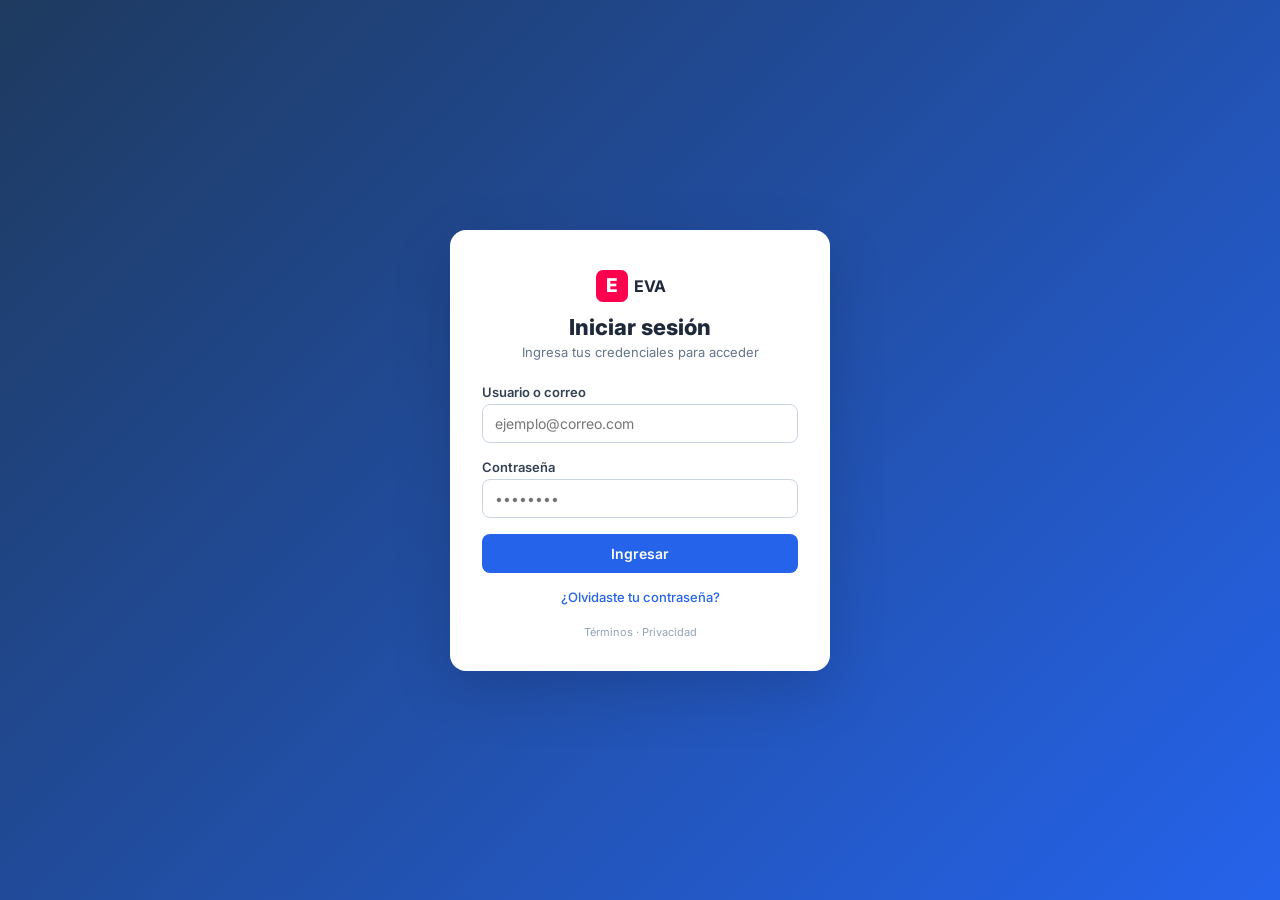
<file: index.html>
<!doctype html>
<html lang="es">
<head>
  <meta charset="UTF-8" />
  <meta name="viewport" content="width=device-width, initial-scale=1.0" />
  <title>EVA - Iniciar sesión</title>
  <link rel="preconnect" href="https://fonts.googleapis.com" />
  <link rel="preconnect" href="https://fonts.gstatic.com" crossorigin />
  <link href="https://fonts.googleapis.com/css2?family=Inter:wght@400;500;600;700;800&display=swap" rel="stylesheet" />
  <link rel="stylesheet" href="css/style.css" />
</head>
<body class="login-body">

  <div class="login-card">
    <div class="login-logo">
      <svg viewBox="0 0 88 32" fill="none">
        <rect x="0" y="0" width="32" height="32" rx="7" fill="#FE004E"/>
        <text x="16" y="22" font-family="Inter" font-weight="800" font-size="19" fill="white" text-anchor="middle">E</text>
        <text x="38" y="22" font-family="Inter" font-weight="700" font-size="16" fill="#1e293b" letter-spacing="-0.4">EVA</text>
      </svg>
    </div>
    <h1>Iniciar sesión</h1>
    <p class="sub">Ingresa tus credenciales para acceder</p>

    <div class="error-msg" id="errorMsg"></div>

    <form id="loginForm">
      <div class="field">
        <label for="user">Usuario o correo</label>
        <input type="text" id="user" placeholder="ejemplo@correo.com" required />
      </div>
      <div class="field">
        <label for="pass">Contraseña</label>
        <input type="password" id="pass" placeholder="••••••••" required />
      </div>
      <button type="submit" id="loginBtn">Ingresar</button>
    </form>

    <div class="links">
      <a href="#" onclick="alert('Demo: recuperar contraseña'); return false;">¿Olvidaste tu contraseña?</a>
    </div>

    <div class="footer-links">
      <a href="#" onclick="alert('Demo: términos'); return false;">Términos</a> &middot;
      <a href="#" onclick="alert('Demo: privacidad'); return false;">Privacidad</a>
    </div>
  </div>

  <script src="js/main.js"></script>
</body>
</html>
</file>
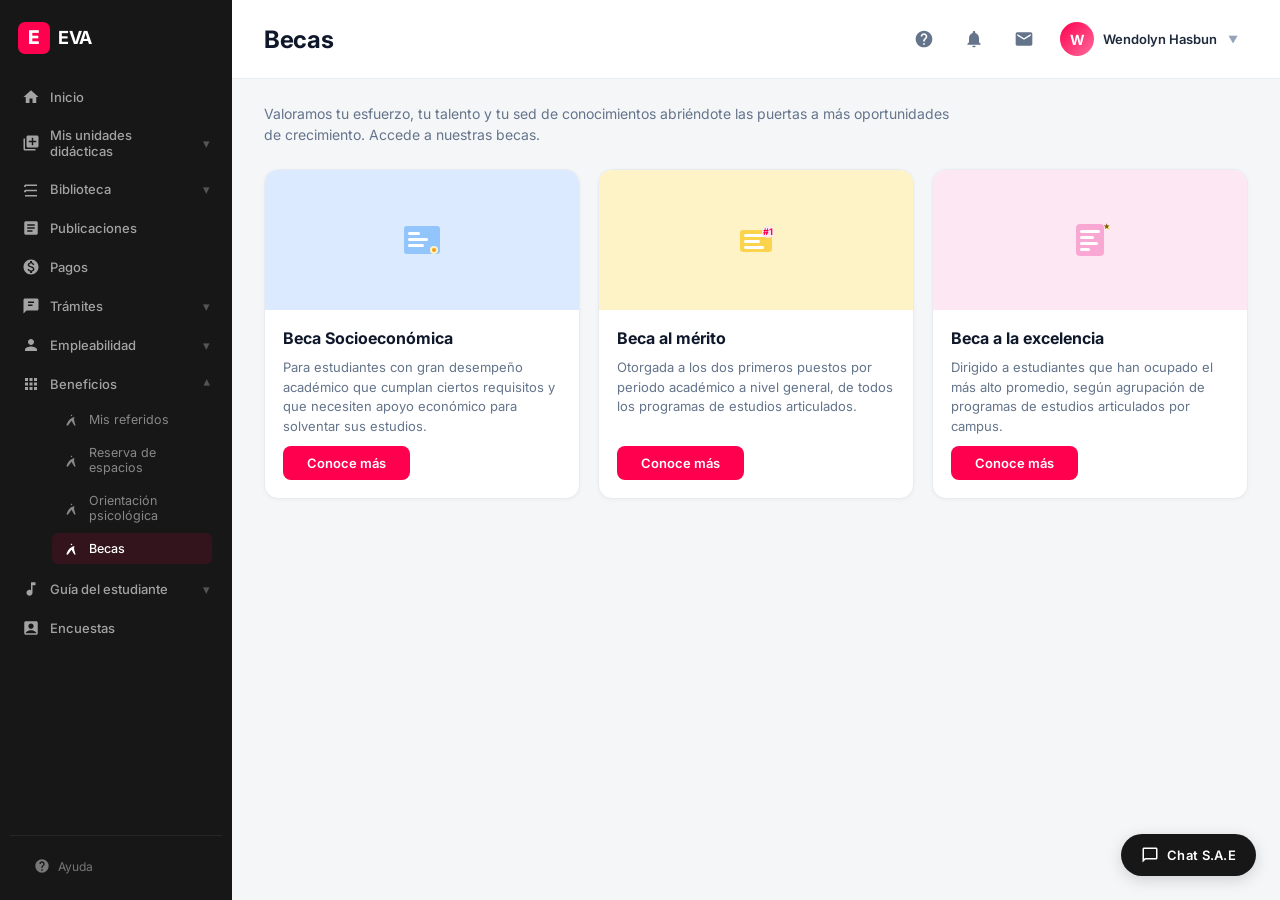
<file: becas.html>
<!doctype html>
<html lang="es">
<head>
  <meta charset="UTF-8" />
  <meta name="viewport" content="width=device-width, initial-scale=1.0" />
  <title>EVA - Becas</title>
  <link rel="preconnect" href="https://fonts.googleapis.com" />
  <link rel="preconnect" href="https://fonts.gstatic.com" crossorigin />
  <link href="https://fonts.googleapis.com/css2?family=Inter:wght@300;400;500;600;700;800&display=swap" rel="stylesheet" />
  <link rel="stylesheet" href="css/style.css" />
</head>
<body>

<div class="overlay" id="overlay"></div>

<aside class="sidebar" id="sidebar">
  <div class="sidebar-head">
    <div class="sidebar-logo">
      <svg viewBox="0 0 88 32" fill="none">
        <rect x="0" y="0" width="32" height="32" rx="7" fill="#FE004E"/>
        <text x="16" y="22" font-family="Inter" font-weight="800" font-size="19" fill="white" text-anchor="middle">E</text>
        <text x="40" y="22" font-family="Inter" font-weight="700" font-size="18" fill="white" letter-spacing="-0.4">EVA</text>
      </svg>
    </div>
    <div class="sidebar-close" id="sidebarClose">
      <svg viewBox="0 0 24 24"><path d="M19 6.41L17.59 5 12 10.59 6.41 5 5 6.41 10.59 12 5 17.59 6.41 19 12 13.41 17.59 19 19 17.59 13.41 12z"/></svg>
    </div>
  </div>

  <nav class="sidebar-nav">
    <div class="nav-item" data-href="dashboard.html">
      <svg viewBox="0 0 24 24"><path d="M10 20v-6h4v6h5v-8h3L12 3 2 12h3v8z"/></svg>
      Inicio
    </div>
    <div class="nav-item" data-href="unidades-didacticas.html">
      <svg viewBox="0 0 24 24"><path d="M4 6H2v14c0 1.1.9 2 2 2h14v-2H4V6zm16-4H8c-1.1 0-2 .9-2 2v12c0 1.1.9 2 2 2h12c1.1 0 2-.9 2-2V4c0-1.1-.9-2-2-2zm-1 9h-4v4h-2v-4H9V9h4V5h2v4h4v2z"/></svg>
      Mis unidades didácticas
      <span class="arrow">▾</span>
    </div>
    <div class="nav-item" data-href="biblioteca.html">
      <svg viewBox="0 0 24 24"><path d="M4 20h16v2H4zm0-14h16v2H4zm0 7h16v2H4zm0-3.5A1.5 1.5 0 0 1 2.5 8 1.5 1.5 0 0 1 4 6.5 1.5 1.5 0 0 1 5.5 8 1.5 1.5 0 0 1 4 9.5zm0 7A1.5 1.5 0 0 1 2.5 15 1.5 1.5 0 0 1 4 13.5 1.5 1.5 0 0 1 5.5 15 1.5 1.5 0 0 1 4 16.5z"/></svg>
      Biblioteca
      <span class="arrow">▾</span>
    </div>
    <div class="nav-item" data-href="publicaciones.html">
      <svg viewBox="0 0 24 24"><path d="M19 3H5c-1.1 0-2 .9-2 2v14c0 1.1.9 2 2 2h14c1.1 0 2-.9 2-2V5c0-1.1-.9-2-2-2zm-5 14H7v-2h7v2zm3-4H7v-2h10v2zm0-4H7V7h10v2z"/></svg>
      Publicaciones
    </div>
    <div class="nav-item" data-href="pagos.html">
      <svg viewBox="0 0 24 24"><path d="M12 2C6.48 2 2 6.48 2 12s4.48 10 10 10 10-4.48 10-10S17.52 2 12 2zm1.41 16.09V20h-2.67v-1.93c-1.71-.36-3.16-1.46-3.27-3.4h1.96c.1 1.05.82 1.87 2.65 1.87 1.96 0 2.4-.98 2.4-1.59 0-.83-.44-1.61-2.67-2.14-2.48-.6-4.18-1.62-4.18-3.67 0-1.72 1.39-2.84 3.11-3.21V4h2.67v1.95c1.86.45 2.79 1.86 2.85 3.39H14.3c-.05-1.11-.64-1.87-2.22-1.87-1.5 0-2.4.68-2.4 1.64 0 .84.65 1.39 2.67 1.91s4.18 1.39 4.18 3.91c-.01 1.83-1.38 2.83-3.12 3.16z"/></svg>
      Pagos
    </div>
    <div class="nav-item" data-href="tramites.html">
      <svg viewBox="0 0 24 24"><path d="M20 2H4c-1.1 0-2 .9-2 2v18l4-4h14c1.1 0 2-.9 2-2V4c0-1.1-.9-2-2-2zm-6 10H8v-2h6v2zm2-4H8V6h8v2z"/></svg>
      Trámites
      <span class="arrow">▾</span>
    </div>
    <div class="nav-item" data-href="empleabilidad.html">
      <svg viewBox="0 0 24 24"><path d="M12 12c2.21 0 4-1.79 4-4s-1.79-4-4-4-4 1.79-4 4 1.79 4 4 4zm0 2c-2.67 0-8 1.34-8 4v2h16v-2c0-2.66-5.33-4-8-4z"/></svg>
      Empleabilidad
      <span class="arrow">▾</span>
    </div>
    <div class="nav-item" id="beneficiosToggle">
      <svg viewBox="0 0 24 24"><path d="M4 8h4V4H4v4zm6 12h4v-4h-4v4zm-6 0h4v-4H4v4zm0-6h4v-4H4v4zm6 0h4v-4h-4v4zm6-10v4h4V4h-4zm-6 4h4V4h-4v4zm6 6h4v-4h-4v4zm0 6h4v-4h-4v4z"/></svg>
      Beneficios
      <span class="arrow open">▾</span>
    </div>
    <div class="nav-sub open">
      <div class="nav-sub-item" data-href="beneficios.html">
        <svg viewBox="0 0 24 24"><path d="M17 8C8 10 5.9 16.17 3.82 21.34L5.71 22l1.59-1.59L12 14l3.47 5.82L17 22l1.7-.71c-1.77-4.77-3.7-10.29-1.7-13.29zM12 4l-1.41 1.41L12 6.83l1.41-1.42z"/></svg>
      Mis referidos
      </div>
      <div class="nav-sub-item" onclick="window.open('https://zoom.zegel.edu.pe/ReservaSitio/Index?token=+jsBH0DUcY3SDnUIapbG7QP1TNVJ6dY/ug/RdZ8b6zHuHjVVjV4rwanb1O5OU80AW90XvR/XjB8qbtmmIU2NhQ==', '_blank')">
        <svg viewBox="0 0 24 24"><path d="M17 8C8 10 5.9 16.17 3.82 21.34L5.71 22l1.59-1.59L12 14l3.47 5.82L17 22l1.7-.71c-1.77-4.77-3.7-10.29-1.7-13.29zM12 4l-1.41 1.41L12 6.83l1.41-1.42z"/></svg>
      Reserva de espacios
      </div>
      <div class="nav-sub-item" data-href="orientacion-psicologica.html">
        <svg viewBox="0 0 24 24"><path d="M17 8C8 10 5.9 16.17 3.82 21.34L5.71 22l1.59-1.59L12 14l3.47 5.82L17 22l1.7-.71c-1.77-4.77-3.7-10.29-1.7-13.29zM12 4l-1.41 1.41L12 6.83l1.41-1.42z"/></svg>
      Orientación psicológica
      </div>
      <div class="nav-sub-item active" data-href="becas.html">
        <svg viewBox="0 0 24 24"><path d="M17 8C8 10 5.9 16.17 3.82 21.34L5.71 22l1.59-1.59L12 14l3.47 5.82L17 22l1.7-.71c-1.77-4.77-3.7-10.29-1.7-13.29zM12 4l-1.41 1.41L12 6.83l1.41-1.42z"/></svg>
      Becas
      </div>
    </div>
    <div class="nav-item" data-href="guia-estudiante.html">
      <svg viewBox="0 0 24 24"><path d="M12 3v10.55c-.59-.34-1.27-.55-2-.55-2.21 0-4 1.79-4 4s1.79 4 4 4 4-1.79 4-4V7h4V3h-6z"/></svg>
      Guía del estudiante
      <span class="arrow">▾</span>
    </div>
    <div class="nav-item" data-href="encuestas.html">
      <svg viewBox="0 0 24 24"><path d="M19 3H5c-1.1 0-2 .9-2 2v14c0 1.1.9 2 2 2h14c1.1 0 2-.9 2-2V5c0-1.1-.9-2-2-2zm-7 3c1.93 0 3.5 1.57 3.5 3.5S13.93 13 12 13s-3.5-1.57-3.5-3.5S10.07 6 12 6zm7 13H5v-.23c0-.62.28-1.2.76-1.58C7.47 15.82 9.64 15 12 15s4.53.82 6.24 2.19c.48.38.76.97.76 1.58V19z"/></svg>
      Encuestas
    </div>
      <div class="sidebar-bottom">
        <div class="sidebar-bottom-item" id="helpSidebar">
          <svg viewBox="0 0 24 24"><path d="M12 2C6.48 2 2 6.48 2 12s4.48 10 10 10 10-4.48 10-10S17.52 2 12 2zm1 17h-2v-2h2v2zm2.07-7.75l-.9.92C13.45 12.9 13 13.5 13 15h-2v-.5c0-1.1.45-2.1 1.17-2.83l1.24-1.26c.37-.36.59-.86.59-1.41 0-1.1-.9-2-2-2s-2 .9-2 2H8c0-2.21 1.79-4 4-4s4 1.79 4 4c0 .88-.36 1.68-.93 2.25z"/></svg>
          Ayuda
        </div>
      </div>
    </nav>
  </aside>

<div class="content">
  <div class="topbar">
    <div class="topbar-left">
      <div class="hamburger" id="hamburger">
        <span></span><span></span><span></span>
      </div>
      <h1>Becas</h1>
    </div>
    <div class="top-actions">
      <div class="btn-icon help-icon" aria-label="Ayuda">
        <svg viewBox="0 0 24 24"><path d="M12 2C6.48 2 2 6.48 2 12s4.48 10 10 10 10-4.48 10-10S17.52 2 12 2zm1 17h-2v-2h2v2zm2.07-7.75l-.9.92C13.45 12.9 13 13.5 13 15h-2v-.5c0-1.1.45-2.1 1.17-2.83l1.24-1.26c.37-.36.59-.86.59-1.41 0-1.1-.9-2-2-2s-2 .9-2 2H8c0-2.21 1.79-4 4-4s4 1.79 4 4c0 .88-.36 1.68-.93 2.25z"/></svg>
      </div>
      <div class="btn-icon" aria-label="Notificaciones">
        <svg viewBox="0 0 24 24"><path d="M12 22c1.1 0 2-.9 2-2h-4c0 1.1.89 2 2 2zm6-6v-5c0-3.07-1.64-5.64-4.5-6.32V4c0-.83-.67-1.5-1.5-1.5s-1.5.67-1.5 1.5v.68C7.63 5.36 6 7.92 6 11v5l-2 2v1h16v-1l-2-2z"/></svg>
      </div>
      <div class="btn-icon" aria-label="Mensajes">
        <svg viewBox="0 0 24 24"><path d="M20 4H4c-1.1 0-2 .9-2 2v12c0 1.1.9 2 2 2h16c1.1 0 2-.9 2-2V6c0-1.1-.9-2-2-2zm0 4l-8 5-8-5V6l8 5 8-5v2z"/></svg>
      </div>
      <div class="user-prof" id="userProf">
        <div class="user-av" id="avatarLetter">W</div>
        <span class="user-name" id="userName">Wendolyn Hasbun</span>
        <span class="user-arrow">▼</span>
        <div class="user-dropdown" id="userDropdown">
          <div class="dropdown-item" id="logoutBtn">
            <svg viewBox="0 0 24 24"><path d="M17 7l-1.41 1.41L18.17 11H8v2h10.17l-2.58 2.58L17 17l5-5zM4 5h8V3H4c-1.1 0-2 .9-2 2v14c0 1.1.9 2 2 2h8v-2H4V5z"/></svg>
            Cerrar sesión
          </div>
        </div>
      </div>
    </div>
  </div>

  <div class="main-area">
    <div class="center" style="padding-bottom:80px">
      
<p class="becas-intro" style="color:#64748b;max-width:700px;">Valoramos tu esfuerzo, tu talento y tu sed de conocimientos abriéndote las puertas a más oportunidades de crecimiento. Accede a nuestras becas.</p>

<div class="becas-grid" style="grid-template-columns:repeat(3,1fr);gap:18px;">
  <div class="becas-card">
    <div class="becas-card-img" style="height:140px;background:#dbeafe;">
      <svg viewBox="0 0 48 48" width="60"><rect x="6" y="10" width="36" height="28" rx="3" fill="#93c5fd"/><rect x="10" y="16" width="12" height="3" rx="1.5" fill="#fff"/><rect x="10" y="22" width="20" height="3" rx="1.5" fill="#fff"/><rect x="10" y="28" width="16" height="3" rx="1.5" fill="#fff"/><circle cx="36" cy="34" r="4" fill="#fef3c7"/><circle cx="36" cy="34" r="2" fill="#f59e0b"/></svg>
    </div>
    <div class="becas-card-body">
      <h3>Beca Socioeconómica</h3>
      <p>Para estudiantes con gran desempeño académico que cumplan ciertos requisitos y que necesiten apoyo económico para solventar sus estudios.</p>
      <button class="becas-btn" onclick="alert('Pronto recibirás más información sobre esta beca.')">Conoce más</button>
    </div>
  </div>
  <div class="becas-card">
    <div class="becas-card-img" style="height:140px;background:#fef3c7;">
      <svg viewBox="0 0 48 48" width="60"><rect x="8" y="14" width="32" height="22" rx="3" fill="#fcd34d"/><rect x="12" y="18" width="24" height="3" rx="1.5" fill="#fff"/><rect x="12" y="24" width="16" height="3" rx="1.5" fill="#fff"/><rect x="12" y="30" width="20" height="3" rx="1.5" fill="#fff"/><circle cx="36" cy="16" r="6" fill="#fce7f3"/><text x="36" y="19" text-anchor="middle" font-size="9" font-weight="700" fill="#fe004e">#1</text></svg>
    </div>
    <div class="becas-card-body">
      <h3>Beca al mérito</h3>
      <p>Otorgada a los dos primeros puestos por periodo académico a nivel general, de todos los programas de estudios articulados.</p>
      <button class="becas-btn" onclick="alert('Pronto recibirás más información sobre esta beca.')">Conoce más</button>
    </div>
  </div>
  <div class="becas-card">
    <div class="becas-card-img" style="height:140px;background:#fce7f3;">
      <svg viewBox="0 0 48 48" width="60"><rect x="10" y="8" width="28" height="32" rx="4" fill="#f9a8d4"/><rect x="14" y="14" width="20" height="3" rx="1.5" fill="#fff"/><rect x="14" y="20" width="14" height="3" rx="1.5" fill="#fff"/><rect x="14" y="26" width="18" height="3" rx="1.5" fill="#fff"/><rect x="14" y="32" width="10" height="3" rx="1.5" fill="#fff"/><polygon points="38,12 42,8 44,14" fill="#fef08a"/><text x="40" y="13" text-anchor="middle" font-size="7" fill="#854d0e">★</text></svg>
    </div>
    <div class="becas-card-body">
      <h3>Beca a la excelencia</h3>
      <p>Dirigido a estudiantes que han ocupado el más alto promedio, según agrupación de programas de estudios articulados por campus.</p>
      <button class="becas-btn" onclick="alert('Pronto recibirás más información sobre esta beca.')">Conoce más</button>
    </div>
  </div>
</div>

      <a class="chat-float" href="https://wa.me/51999999999" target="_blank">
        <svg viewBox="0 0 24 24"><path d="M20 2H4c-1.1 0-2 .9-2 2v18l4-4h14c1.1 0 2-.9 2-2V4c0-1.1-.9-2-2-2zm0 14H5.17L4 17.17V4h16v12z"/></svg>
        Chat S.A.E
      </a>
    </div>
  </div>

  <script src="js/main.js"></script>
</body>
</html>
</file>
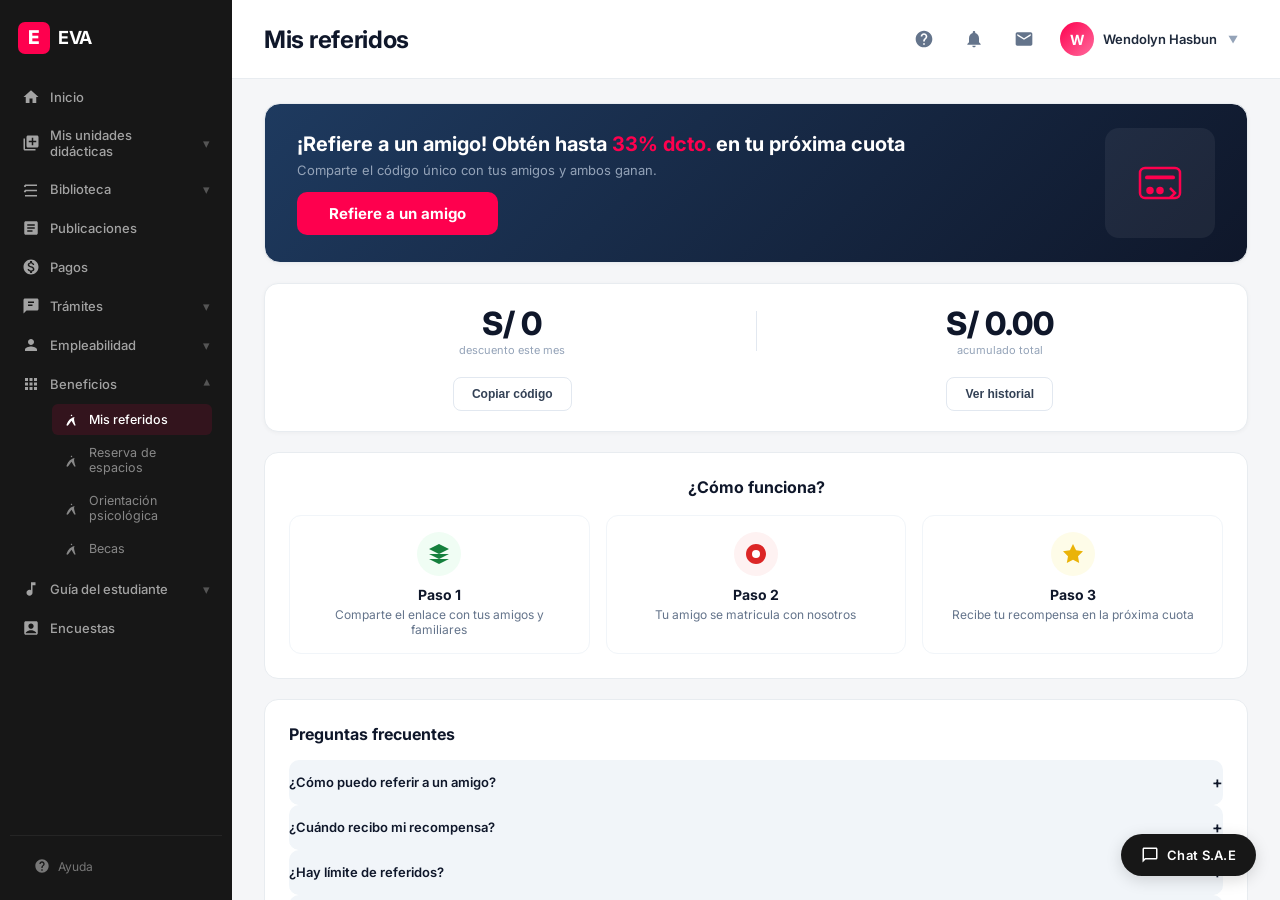
<file: beneficios.html>
<!doctype html>
<html lang="es">
<head>
  <meta charset="UTF-8" />
  <meta name="viewport" content="width=device-width, initial-scale=1.0" />
  <title>EVA - Beneficios</title>
  <link rel="preconnect" href="https://fonts.googleapis.com" />
  <link rel="preconnect" href="https://fonts.gstatic.com" crossorigin />
  <link href="https://fonts.googleapis.com/css2?family=Inter:wght@300;400;500;600;700;800&display=swap" rel="stylesheet" />
  <link rel="stylesheet" href="css/style.css" />
</head>
<body>

<div class="overlay" id="overlay"></div>

<aside class="sidebar" id="sidebar">
  <div class="sidebar-head">
    <div class="sidebar-logo">
      <svg viewBox="0 0 88 32" fill="none">
        <rect x="0" y="0" width="32" height="32" rx="7" fill="#FE004E"/>
        <text x="16" y="22" font-family="Inter" font-weight="800" font-size="19" fill="white" text-anchor="middle">E</text>
        <text x="40" y="22" font-family="Inter" font-weight="700" font-size="18" fill="white" letter-spacing="-0.4">EVA</text>
      </svg>
    </div>
    <div class="sidebar-close" id="sidebarClose">
      <svg viewBox="0 0 24 24"><path d="M19 6.41L17.59 5 12 10.59 6.41 5 5 6.41 10.59 12 5 17.59 6.41 19 12 13.41 17.59 19 19 17.59 13.41 12z"/></svg>
    </div>
  </div>

  <nav class="sidebar-nav">
    <div class="nav-item" data-href="dashboard.html">
      <svg viewBox="0 0 24 24"><path d="M10 20v-6h4v6h5v-8h3L12 3 2 12h3v8z"/></svg>
      Inicio
    </div>
    <div class="nav-item" data-href="unidades-didacticas.html">
      <svg viewBox="0 0 24 24"><path d="M4 6H2v14c0 1.1.9 2 2 2h14v-2H4V6zm16-4H8c-1.1 0-2 .9-2 2v12c0 1.1.9 2 2 2h12c1.1 0 2-.9 2-2V4c0-1.1-.9-2-2-2zm-1 9h-4v4h-2v-4H9V9h4V5h2v4h4v2z"/></svg>
      Mis unidades didácticas
      <span class="arrow">▾</span>
    </div>
    <div class="nav-item" data-href="biblioteca.html">
      <svg viewBox="0 0 24 24"><path d="M4 20h16v2H4zm0-14h16v2H4zm0 7h16v2H4zm0-3.5A1.5 1.5 0 0 1 2.5 8 1.5 1.5 0 0 1 4 6.5 1.5 1.5 0 0 1 5.5 8 1.5 1.5 0 0 1 4 9.5zm0 7A1.5 1.5 0 0 1 2.5 15 1.5 1.5 0 0 1 4 13.5 1.5 1.5 0 0 1 5.5 15 1.5 1.5 0 0 1 4 16.5z"/></svg>
      Biblioteca
      <span class="arrow">▾</span>
    </div>
    <div class="nav-item" data-href="publicaciones.html">
      <svg viewBox="0 0 24 24"><path d="M19 3H5c-1.1 0-2 .9-2 2v14c0 1.1.9 2 2 2h14c1.1 0 2-.9 2-2V5c0-1.1-.9-2-2-2zm-5 14H7v-2h7v2zm3-4H7v-2h10v2zm0-4H7V7h10v2z"/></svg>
      Publicaciones
    </div>
    <div class="nav-item" data-href="pagos.html">
      <svg viewBox="0 0 24 24"><path d="M12 2C6.48 2 2 6.48 2 12s4.48 10 10 10 10-4.48 10-10S17.52 2 12 2zm1.41 16.09V20h-2.67v-1.93c-1.71-.36-3.16-1.46-3.27-3.4h1.96c.1 1.05.82 1.87 2.65 1.87 1.96 0 2.4-.98 2.4-1.59 0-.83-.44-1.61-2.67-2.14-2.48-.6-4.18-1.62-4.18-3.67 0-1.72 1.39-2.84 3.11-3.21V4h2.67v1.95c1.86.45 2.79 1.86 2.85 3.39H14.3c-.05-1.11-.64-1.87-2.22-1.87-1.5 0-2.4.68-2.4 1.64 0 .84.65 1.39 2.67 1.91s4.18 1.39 4.18 3.91c-.01 1.83-1.38 2.83-3.12 3.16z"/></svg>
      Pagos
    </div>
    <div class="nav-item" data-href="tramites.html">
      <svg viewBox="0 0 24 24"><path d="M20 2H4c-1.1 0-2 .9-2 2v18l4-4h14c1.1 0 2-.9 2-2V4c0-1.1-.9-2-2-2zm-6 10H8v-2h6v2zm2-4H8V6h8v2z"/></svg>
      Trámites
      <span class="arrow">▾</span>
    </div>
    <div class="nav-item" data-href="empleabilidad.html">
      <svg viewBox="0 0 24 24"><path d="M12 12c2.21 0 4-1.79 4-4s-1.79-4-4-4-4 1.79-4 4 1.79 4 4 4zm0 2c-2.67 0-8 1.34-8 4v2h16v-2c0-2.66-5.33-4-8-4z"/></svg>
      Empleabilidad
      <span class="arrow">▾</span>
    </div>
    <div class="nav-item" id="beneficiosToggle">
      <svg viewBox="0 0 24 24"><path d="M4 8h4V4H4v4zm6 12h4v-4h-4v4zm-6 0h4v-4H4v4zm0-6h4v-4H4v4zm6 0h4v-4h-4v4zm6-10v4h4V4h-4zm-6 4h4V4h-4v4zm6 6h4v-4h-4v4zm0 6h4v-4h-4v4z"/></svg>
      Beneficios
      <span class="arrow open">▾</span>
    </div>
    <div class="nav-sub open">
      <div class="nav-sub-item active" data-href="beneficios.html">
        <svg viewBox="0 0 24 24"><path d="M17 8C8 10 5.9 16.17 3.82 21.34L5.71 22l1.59-1.59L12 14l3.47 5.82L17 22l1.7-.71c-1.77-4.77-3.7-10.29-1.7-13.29zM12 4l-1.41 1.41L12 6.83l1.41-1.42z"/></svg>
      Mis referidos
      </div>
      <div class="nav-sub-item" onclick="window.open('https://zoom.zegel.edu.pe/ReservaSitio/Index?token=+jsBH0DUcY3SDnUIapbG7QP1TNVJ6dY/ug/RdZ8b6zHuHjVVjV4rwanb1O5OU80AW90XvR/XjB8qbtmmIU2NhQ==', '_blank')">
        <svg viewBox="0 0 24 24"><path d="M17 8C8 10 5.9 16.17 3.82 21.34L5.71 22l1.59-1.59L12 14l3.47 5.82L17 22l1.7-.71c-1.77-4.77-3.7-10.29-1.7-13.29zM12 4l-1.41 1.41L12 6.83l1.41-1.42z"/></svg>
      Reserva de espacios
      </div>
      <div class="nav-sub-item" data-href="orientacion-psicologica.html">
        <svg viewBox="0 0 24 24"><path d="M17 8C8 10 5.9 16.17 3.82 21.34L5.71 22l1.59-1.59L12 14l3.47 5.82L17 22l1.7-.71c-1.77-4.77-3.7-10.29-1.7-13.29zM12 4l-1.41 1.41L12 6.83l1.41-1.42z"/></svg>
      Orientación psicológica
      </div>
      <div class="nav-sub-item" data-href="becas.html">
        <svg viewBox="0 0 24 24"><path d="M17 8C8 10 5.9 16.17 3.82 21.34L5.71 22l1.59-1.59L12 14l3.47 5.82L17 22l1.7-.71c-1.77-4.77-3.7-10.29-1.7-13.29zM12 4l-1.41 1.41L12 6.83l1.41-1.42z"/></svg>
      Becas
      </div>
    </div>
    <div class="nav-item" data-href="guia-estudiante.html">
      <svg viewBox="0 0 24 24"><path d="M12 3v10.55c-.59-.34-1.27-.55-2-.55-2.21 0-4 1.79-4 4s1.79 4 4 4 4-1.79 4-4V7h4V3h-6z"/></svg>
      Guía del estudiante
      <span class="arrow">▾</span>
    </div>
    <div class="nav-item" data-href="encuestas.html">
      <svg viewBox="0 0 24 24"><path d="M19 3H5c-1.1 0-2 .9-2 2v14c0 1.1.9 2 2 2h14c1.1 0 2-.9 2-2V5c0-1.1-.9-2-2-2zm-7 3c1.93 0 3.5 1.57 3.5 3.5S13.93 13 12 13s-3.5-1.57-3.5-3.5S10.07 6 12 6zm7 13H5v-.23c0-.62.28-1.2.76-1.58C7.47 15.82 9.64 15 12 15s4.53.82 6.24 2.19c.48.38.76.97.76 1.58V19z"/></svg>
      Encuestas
    </div>
      <div class="sidebar-bottom">
        <div class="sidebar-bottom-item" id="helpSidebar">
          <svg viewBox="0 0 24 24"><path d="M12 2C6.48 2 2 6.48 2 12s4.48 10 10 10 10-4.48 10-10S17.52 2 12 2zm1 17h-2v-2h2v2zm2.07-7.75l-.9.92C13.45 12.9 13 13.5 13 15h-2v-.5c0-1.1.45-2.1 1.17-2.83l1.24-1.26c.37-.36.59-.86.59-1.41 0-1.1-.9-2-2-2s-2 .9-2 2H8c0-2.21 1.79-4 4-4s4 1.79 4 4c0 .88-.36 1.68-.93 2.25z"/></svg>
          Ayuda
        </div>
      </div>
    </nav>
  </aside>

<div class="content">
  <div class="topbar">
    <div class="topbar-left">
      <div class="hamburger" id="hamburger">
        <span></span><span></span><span></span>
      </div>
      <h1>Mis referidos</h1>
    </div>
    <div class="top-actions">
      <div class="btn-icon help-icon" aria-label="Ayuda">
        <svg viewBox="0 0 24 24"><path d="M12 2C6.48 2 2 6.48 2 12s4.48 10 10 10 10-4.48 10-10S17.52 2 12 2zm1 17h-2v-2h2v2zm2.07-7.75l-.9.92C13.45 12.9 13 13.5 13 15h-2v-.5c0-1.1.45-2.1 1.17-2.83l1.24-1.26c.37-.36.59-.86.59-1.41 0-1.1-.9-2-2-2s-2 .9-2 2H8c0-2.21 1.79-4 4-4s4 1.79 4 4c0 .88-.36 1.68-.93 2.25z"/></svg>
      </div>
      <div class="btn-icon" aria-label="Notificaciones">
        <svg viewBox="0 0 24 24"><path d="M12 22c1.1 0 2-.9 2-2h-4c0 1.1.89 2 2 2zm6-6v-5c0-3.07-1.64-5.64-4.5-6.32V4c0-.83-.67-1.5-1.5-1.5s-1.5.67-1.5 1.5v.68C7.63 5.36 6 7.92 6 11v5l-2 2v1h16v-1l-2-2z"/></svg>
      </div>
      <div class="btn-icon" aria-label="Mensajes">
        <svg viewBox="0 0 24 24"><path d="M20 4H4c-1.1 0-2 .9-2 2v12c0 1.1.9 2 2 2h16c1.1 0 2-.9 2-2V6c0-1.1-.9-2-2-2zm0 4l-8 5-8-5V6l8 5 8-5v2z"/></svg>
      </div>
      <div class="user-prof" id="userProf">
        <div class="user-av" id="avatarLetter">W</div>
        <span class="user-name" id="userName">Wendolyn Hasbun</span>
        <span class="user-arrow">▼</span>
        <div class="user-dropdown" id="userDropdown">
          <div class="dropdown-item" id="logoutBtn">
            <svg viewBox="0 0 24 24"><path d="M17 7l-1.41 1.41L18.17 11H8v2h10.17l-2.58 2.58L17 17l5-5zM4 5h8V3H4c-1.1 0-2 .9-2 2v14c0 1.1.9 2 2 2h8v-2H4V5z"/></svg>
            Cerrar sesión
          </div>
        </div>
      </div>
    </div>
  </div>

  <div class="main-area">
    <div class="center" style="padding-bottom:80px">
      
<div class="refer-banner" style="background:linear-gradient(135deg,#1e3a5f,#0f172a);border-radius:16px;padding:24px 32px;display:flex;align-items:center;justify-content:space-between;gap:20px;margin-bottom:20px;flex-wrap:wrap;">
  <div style="flex:1;min-width:200px;">
    <h2 style="color:#fff;font-size:20px;font-weight:700;margin:0 0 6px;">¡Refiere a un amigo! Obtén hasta <strong style="color:#fe004e;">33% dcto.</strong> en tu próxima cuota</h2>
    <p style="color:#94a3b8;font-size:13px;margin:0 0 14px;">Comparte el código único con tus amigos y ambos ganan.</p>
    <button class="refer-banner-btn" onclick="alert('Formulario de referidos disponible en breve.')">Refiere a un amigo</button>
  </div>
  <div style="flex-shrink:0;width:110px;height:110px;background:rgba(255,255,255,0.06);border-radius:14px;display:flex;align-items:center;justify-content:center;">
    <svg viewBox="0 0 48 48" width="60"><rect x="8" y="12" width="32" height="24" rx="4" fill="none" stroke="#fe004e" stroke-width="2"/><rect x="12" y="18" width="24" height="3" rx="1.5" fill="#fe004e"/><circle cx="16" cy="30" r="3" fill="#fe004e"/><circle cx="24" cy="30" r="3" fill="#fe004e"/><path d="M32 28 L36 32 L32 36" stroke="#fe004e" stroke-width="2" fill="none"/></svg>
  </div>
</div>

<div class="refer-counter" style="display:grid;grid-template-columns:1fr auto 1fr;gap:20px;align-items:center;background:#fff;border:1px solid #e8ecf0;border-radius:14px;padding:20px 24px;margin-bottom:20px;">
  <div style="text-align:center;">
    <div style="font-size:32px;font-weight:800;color:#0f172a;">S/ 0</div>
    <div style="font-size:11px;color:#94a3b8;">descuento este mes</div>
  </div>
  <div style="width:1px;height:40px;background:#e2e8f0;"></div>
  <div style="text-align:center;">
    <div style="font-size:32px;font-weight:800;color:#0f172a;">S/ 0.00</div>
    <div style="font-size:11px;color:#94a3b8;">acumulado total</div>
  </div>
  <div style="text-align:center;">
    <button style="padding:9px 18px;border:1px solid #e2e8f0;border-radius:8px;background:#fff;font-size:12px;font-weight:600;color:#334155;cursor:pointer;" onclick="alert('Comparte tu código de referido con amigos.')">Copiar código</button>
  </div>
  <div></div>
  <div style="text-align:center;">
    <button style="padding:9px 18px;border:1px solid #e2e8f0;border-radius:8px;background:#fff;font-size:12px;font-weight:600;color:#334155;cursor:pointer;" onclick="alert('Ver historial de referidos y recompensas.')">Ver historial</button>
  </div>
</div>

<div class="refer-steps" style="background:#fff;border:1px solid #e8ecf0;border-radius:14px;padding:24px;margin-bottom:20px;">
  <h3 style="font-size:16px;font-weight:700;color:#0f172a;margin:0 0 18px;text-align:center;">¿Cómo funciona?</h3>
  <div style="display:grid;grid-template-columns:repeat(3,1fr);gap:16px;">
    <div style="text-align:center;padding:16px;border:1px solid #f1f5f9;border-radius:12px;">
      <div style="width:44px;height:44px;background:#f0fdf4;border-radius:50%;display:flex;align-items:center;justify-content:center;margin:0 auto 10px;"><svg viewBox="0 0 24 24" width="24" fill="#15803d"><path d="M12 2L2 7l10 5 10-5-10-5zM2 17l10 5 10-5M2 12l10 5 10-5"/></svg></div>
      <h4 style="font-size:14px;font-weight:700;color:#0f172a;margin:0 0 4px;">Paso 1</h4>
      <p style="font-size:12px;color:#64748b;margin:0;">Comparte el enlace con tus amigos y familiares</p>
    </div>
    <div style="text-align:center;padding:16px;border:1px solid #f1f5f9;border-radius:12px;">
      <div style="width:44px;height:44px;background:#fef2f2;border-radius:50%;display:flex;align-items:center;justify-content:center;margin:0 auto 10px;"><svg viewBox="0 0 24 24" width="24" fill="#dc2626"><path d="M12 2C6.48 2 2 6.48 2 12s4.48 10 10 10 10-4.48 10-10S17.52 2 12 2z"/><circle cx="12" cy="12" r="4" fill="#fff"/></svg></div>
      <h4 style="font-size:14px;font-weight:700;color:#0f172a;margin:0 0 4px;">Paso 2</h4>
      <p style="font-size:12px;color:#64748b;margin:0;">Tu amigo se matricula con nosotros</p>
    </div>
    <div style="text-align:center;padding:16px;border:1px solid #f1f5f9;border-radius:12px;">
      <div style="width:44px;height:44px;background:#fefce8;border-radius:50%;display:flex;align-items:center;justify-content:center;margin:0 auto 10px;"><svg viewBox="0 0 24 24" width="24" fill="#eab308"><path d="M12 2l3.09 6.26L22 9.27l-5 4.87 1.18 6.88L12 17.77l-6.18 3.25L7 14.14 2 9.27l6.91-1.01L12 2z"/></svg></div>
      <h4 style="font-size:14px;font-weight:700;color:#0f172a;margin:0 0 4px;">Paso 3</h4>
      <p style="font-size:12px;color:#64748b;margin:0;">Recibe tu recompensa en la próxima cuota</p>
    </div>
  </div>
</div>

<div class="refer-faq" style="background:#fff;border:1px solid #e8ecf0;border-radius:14px;padding:24px;">
  <h3 style="font-size:16px;font-weight:700;color:#0f172a;margin:0 0 16px;">Preguntas frecuentes</h3>
  <div class="refer-faq-item" style="border-bottom:1px solid #f1f5f9;padding:12px 0;">
    <div class="refer-faq-question" onclick="toggleFaq(this)" style="display:flex;justify-content:space-between;align-items:center;cursor:pointer;font-size:13px;font-weight:600;color:#0f172a;">¿Cómo puedo referir a un amigo?<span style="font-size:16px;transition:transform 0.2s;">+</span></div>
    <div class="refer-faq-answer" style="max-height:0;overflow:hidden;transition:max-height 0.25s ease;font-size:12px;color:#64748b;line-height:1.5;">Comparte tu código de referido único con tus amigos a través de WhatsApp, redes sociales o en persona. Ellos deben usar tu código al momento de matricularse.</div>
  </div>
  <div class="refer-faq-item" style="border-bottom:1px solid #f1f5f9;padding:12px 0;">
    <div class="refer-faq-question" onclick="toggleFaq(this)" style="display:flex;justify-content:space-between;align-items:center;cursor:pointer;font-size:13px;font-weight:600;color:#0f172a;">¿Cuándo recibo mi recompensa?<span style="font-size:16px;transition:transform 0.2s;">+</span></div>
    <div class="refer-faq-answer" style="max-height:0;overflow:hidden;transition:max-height 0.25s ease;font-size:12px;color:#64748b;line-height:1.5;">Las recompensas se acreditan automáticamente en tu próxima cuota una vez que tu referido complete su matrícula. No necesitas realizar ningún trámite adicional.</div>
  </div>
  <div class="refer-faq-item" style="border-bottom:1px solid #f1f5f9;padding:12px 0;">
    <div class="refer-faq-question" onclick="toggleFaq(this)" style="display:flex;justify-content:space-between;align-items:center;cursor:pointer;font-size:13px;font-weight:600;color:#0f172a;">¿Hay límite de referidos?<span style="font-size:16px;transition:transform 0.2s;">+</span></div>
    <div class="refer-faq-answer" style="max-height:0;overflow:hidden;transition:max-height 0.25s ease;font-size:12px;color:#64748b;line-height:1.5;">No hay límite. Mientras más amigos refieras, más descuentos acumulas. Cada amigo que se matricula te genera un beneficio.</div>
  </div>
  <div class="refer-faq-item" style="padding:12px 0;">
    <div class="refer-faq-question" onclick="toggleFaq(this)" style="display:flex;justify-content:space-between;align-items:center;cursor:pointer;font-size:13px;font-weight:600;color:#0f172a;">¿Puedo participar si no soy estudiante?<span style="font-size:16px;transition:transform 0.2s;">+</span></div>
    <div class="refer-faq-answer" style="max-height:0;overflow:hidden;transition:max-height 0.25s ease;font-size:12px;color:#64748b;line-height:1.5;">El programa de referidos es exclusivo para estudiantes matriculados en Zegel. Si aún no eres estudiante, te invitamos a conocer nuestra oferta académica.</div>
  </div>
</div>

<div style="background:#eff6ff;border:1px solid #bfdbfe;border-radius:12px;padding:14px 18px;margin-top:20px;display:flex;align-items:center;gap:12px;flex-wrap:wrap;">
  <svg viewBox="0 0 24 24" width="20" fill="#2563eb"><path d="M12 2C6.48 2 2 6.48 2 12s4.48 10 10 10 10-4.48 10-10S17.52 2 12 2zm-2 15l-5-5 1.41-1.41L10 14.17l7.59-7.59L19 8l-9 9z"/></svg>
  <span style="font-size:13px;color:#1e40af;">Revisa la guía completa del programa de referidos para más detalles.</span>
  <a href="#" onclick="event.preventDefault();alert('Abriendo guía de referidos...')" style="margin-left:auto;font-size:13px;font-weight:600;color:#2563eb;text-decoration:underline;">Ver guía</a>
</div>

      <a class="chat-float" href="https://wa.me/51999999999" target="_blank">
        <svg viewBox="0 0 24 24"><path d="M20 2H4c-1.1 0-2 .9-2 2v18l4-4h14c1.1 0 2-.9 2-2V4c0-1.1-.9-2-2-2zm0 14H5.17L4 17.17V4h16v12z"/></svg>
        Chat S.A.E
      </a>
    </div>
  </div>

  <script src="js/main.js"></script>
  <script>
function toggleFaq(el) {
  var answer = el.nextElementSibling;
  var icon = el.querySelector('span');
  var isOpen = answer.style.maxHeight !== '0px' && answer.style.maxHeight !== '';
  document.querySelectorAll('.refer-faq-answer').forEach(function(a) { a.style.maxHeight = '0'; });
  document.querySelectorAll('.refer-faq-question span').forEach(function(s) { s.textContent = '+'; s.style.transform = 'rotate(0deg)'; });
  if (!isOpen) {
    answer.style.maxHeight = answer.scrollHeight + 10 + 'px';
    icon.textContent = '−';
    icon.style.transform = 'rotate(0deg)';
  }
}
</script>
</body>
</html>
</file>
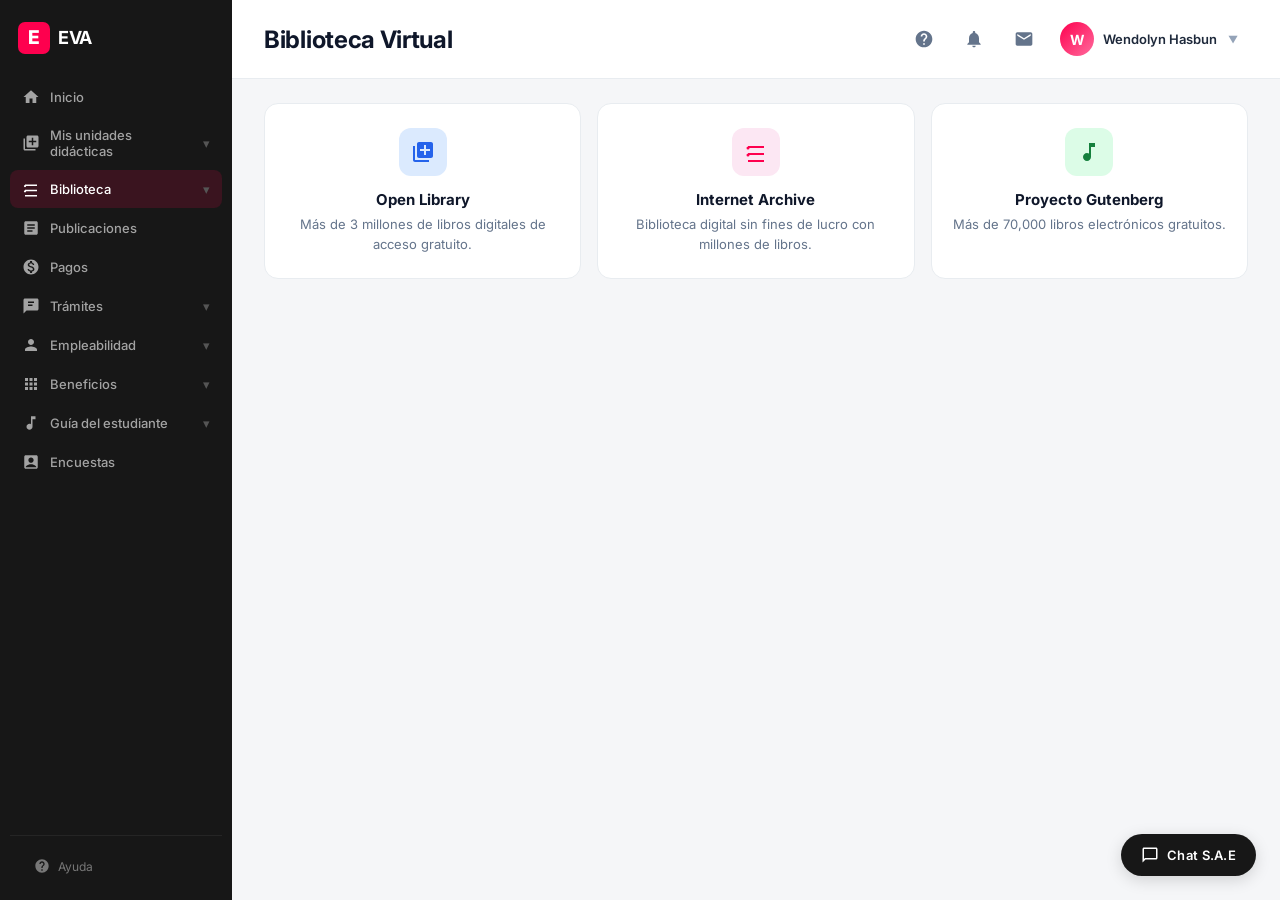
<file: biblioteca.html>
<!doctype html>
<html lang="es">
<head>
  <meta charset="UTF-8" />
  <meta name="viewport" content="width=device-width, initial-scale=1.0" />
  <title>EVA - Biblioteca Virtual</title>
  <link rel="preconnect" href="https://fonts.googleapis.com" />
  <link rel="preconnect" href="https://fonts.gstatic.com" crossorigin />
  <link href="https://fonts.googleapis.com/css2?family=Inter:wght@300;400;500;600;700;800&display=swap" rel="stylesheet" />
  <link rel="stylesheet" href="css/style.css" />
</head>
<body>

<div class="overlay" id="overlay"></div>

<aside class="sidebar" id="sidebar">
  <div class="sidebar-head">
    <div class="sidebar-logo">
      <svg viewBox="0 0 88 32" fill="none">
        <rect x="0" y="0" width="32" height="32" rx="7" fill="#FE004E"/>
        <text x="16" y="22" font-family="Inter" font-weight="800" font-size="19" fill="white" text-anchor="middle">E</text>
        <text x="40" y="22" font-family="Inter" font-weight="700" font-size="18" fill="white" letter-spacing="-0.4">EVA</text>
      </svg>
    </div>
    <div class="sidebar-close" id="sidebarClose">
      <svg viewBox="0 0 24 24"><path d="M19 6.41L17.59 5 12 10.59 6.41 5 5 6.41 10.59 12 5 17.59 6.41 19 12 13.41 17.59 19 19 17.59 13.41 12z"/></svg>
    </div>
  </div>

  <nav class="sidebar-nav">
    <div class="nav-item" data-href="dashboard.html">
      <svg viewBox="0 0 24 24"><path d="M10 20v-6h4v6h5v-8h3L12 3 2 12h3v8z"/></svg>
      Inicio
    </div>
    <div class="nav-item" data-href="unidades-didacticas.html">
      <svg viewBox="0 0 24 24"><path d="M4 6H2v14c0 1.1.9 2 2 2h14v-2H4V6zm16-4H8c-1.1 0-2 .9-2 2v12c0 1.1.9 2 2 2h12c1.1 0 2-.9 2-2V4c0-1.1-.9-2-2-2zm-1 9h-4v4h-2v-4H9V9h4V5h2v4h4v2z"/></svg>
      Mis unidades didácticas
      <span class="arrow">▾</span>
    </div>
    <div class="nav-item active" data-href="biblioteca.html">
      <svg viewBox="0 0 24 24"><path d="M4 20h16v2H4zm0-14h16v2H4zm0 7h16v2H4zm0-3.5A1.5 1.5 0 0 1 2.5 8 1.5 1.5 0 0 1 4 6.5 1.5 1.5 0 0 1 5.5 8 1.5 1.5 0 0 1 4 9.5zm0 7A1.5 1.5 0 0 1 2.5 15 1.5 1.5 0 0 1 4 13.5 1.5 1.5 0 0 1 5.5 15 1.5 1.5 0 0 1 4 16.5z"/></svg>
      Biblioteca
      <span class="arrow">▾</span>
    </div>
    <div class="nav-item" data-href="publicaciones.html">
      <svg viewBox="0 0 24 24"><path d="M19 3H5c-1.1 0-2 .9-2 2v14c0 1.1.9 2 2 2h14c1.1 0 2-.9 2-2V5c0-1.1-.9-2-2-2zm-5 14H7v-2h7v2zm3-4H7v-2h10v2zm0-4H7V7h10v2z"/></svg>
      Publicaciones
    </div>
    <div class="nav-item" data-href="pagos.html">
      <svg viewBox="0 0 24 24"><path d="M12 2C6.48 2 2 6.48 2 12s4.48 10 10 10 10-4.48 10-10S17.52 2 12 2zm1.41 16.09V20h-2.67v-1.93c-1.71-.36-3.16-1.46-3.27-3.4h1.96c.1 1.05.82 1.87 2.65 1.87 1.96 0 2.4-.98 2.4-1.59 0-.83-.44-1.61-2.67-2.14-2.48-.6-4.18-1.62-4.18-3.67 0-1.72 1.39-2.84 3.11-3.21V4h2.67v1.95c1.86.45 2.79 1.86 2.85 3.39H14.3c-.05-1.11-.64-1.87-2.22-1.87-1.5 0-2.4.68-2.4 1.64 0 .84.65 1.39 2.67 1.91s4.18 1.39 4.18 3.91c-.01 1.83-1.38 2.83-3.12 3.16z"/></svg>
      Pagos
    </div>
    <div class="nav-item" data-href="tramites.html">
      <svg viewBox="0 0 24 24"><path d="M20 2H4c-1.1 0-2 .9-2 2v18l4-4h14c1.1 0 2-.9 2-2V4c0-1.1-.9-2-2-2zm-6 10H8v-2h6v2zm2-4H8V6h8v2z"/></svg>
      Trámites
      <span class="arrow">▾</span>
    </div>
    <div class="nav-item" data-href="empleabilidad.html">
      <svg viewBox="0 0 24 24"><path d="M12 12c2.21 0 4-1.79 4-4s-1.79-4-4-4-4 1.79-4 4 1.79 4 4 4zm0 2c-2.67 0-8 1.34-8 4v2h16v-2c0-2.66-5.33-4-8-4z"/></svg>
      Empleabilidad
      <span class="arrow">▾</span>
    </div>
    <div class="nav-item" id="beneficiosToggle">
      <svg viewBox="0 0 24 24"><path d="M4 8h4V4H4v4zm6 12h4v-4h-4v4zm-6 0h4v-4H4v4zm0-6h4v-4H4v4zm6 0h4v-4h-4v4zm6-10v4h4V4h-4zm-6 4h4V4h-4v4zm6 6h4v-4h-4v4zm0 6h4v-4h-4v4z"/></svg>
      Beneficios
      <span class="arrow">▾</span>
    </div>
    <div class="nav-sub">
      <div class="nav-sub-item" data-href="beneficios.html">
        <svg viewBox="0 0 24 24"><path d="M17 8C8 10 5.9 16.17 3.82 21.34L5.71 22l1.59-1.59L12 14l3.47 5.82L17 22l1.7-.71c-1.77-4.77-3.7-10.29-1.7-13.29zM12 4l-1.41 1.41L12 6.83l1.41-1.42z"/></svg>
        Mis referidos
      </div>
      <div class="nav-sub-item" onclick="window.open('https://zoom.zegel.edu.pe/ReservaSitio/Index?token=+jsBH0DUcY3SDnUIapbG7QP1TNVJ6dY/ug/RdZ8b6zHuHjVVjV4rwanb1O5OU80AW90XvR/XjB8qbtmmIU2NhQ==', '_blank')">
        <svg viewBox="0 0 24 24"><path d="M17 8C8 10 5.9 16.17 3.82 21.34L5.71 22l1.59-1.59L12 14l3.47 5.82L17 22l1.7-.71c-1.77-4.77-3.7-10.29-1.7-13.29zM12 4l-1.41 1.41L12 6.83l1.41-1.42z"/></svg>
        Reserva de espacios
      </div>
      <div class="nav-sub-item" data-href="orientacion-psicologica.html">
        <svg viewBox="0 0 24 24"><path d="M17 8C8 10 5.9 16.17 3.82 21.34L5.71 22l1.59-1.59L12 14l3.47 5.82L17 22l1.7-.71c-1.77-4.77-3.7-10.29-1.7-13.29zM12 4l-1.41 1.41L12 6.83l1.41-1.42z"/></svg>
        Orientación psicológica
      </div>
      <div class="nav-sub-item" data-href="becas.html">
        <svg viewBox="0 0 24 24"><path d="M17 8C8 10 5.9 16.17 3.82 21.34L5.71 22l1.59-1.59L12 14l3.47 5.82L17 22l1.7-.71c-1.77-4.77-3.7-10.29-1.7-13.29zM12 4l-1.41 1.41L12 6.83l1.41-1.42z"/></svg>
        Becas
      </div>
    </div>
    <div class="nav-item" data-href="guia-estudiante.html">
      <svg viewBox="0 0 24 24"><path d="M12 3v10.55c-.59-.34-1.27-.55-2-.55-2.21 0-4 1.79-4 4s1.79 4 4 4 4-1.79 4-4V7h4V3h-6z"/></svg>
      Guía del estudiante
      <span class="arrow">▾</span>
    </div>
    <div class="nav-item" data-href="encuestas.html">
      <svg viewBox="0 0 24 24"><path d="M19 3H5c-1.1 0-2 .9-2 2v14c0 1.1.9 2 2 2h14c1.1 0 2-.9 2-2V5c0-1.1-.9-2-2-2zm-7 3c1.93 0 3.5 1.57 3.5 3.5S13.93 13 12 13s-3.5-1.57-3.5-3.5S10.07 6 12 6zm7 13H5v-.23c0-.62.28-1.2.76-1.58C7.47 15.82 9.64 15 12 15s4.53.82 6.24 2.19c.48.38.76.97.76 1.58V19z"/></svg>
      Encuestas
    </div>
      <div class="sidebar-bottom">
        <div class="sidebar-bottom-item" id="helpSidebar">
          <svg viewBox="0 0 24 24"><path d="M12 2C6.48 2 2 6.48 2 12s4.48 10 10 10 10-4.48 10-10S17.52 2 12 2zm1 17h-2v-2h2v2zm2.07-7.75l-.9.92C13.45 12.9 13 13.5 13 15h-2v-.5c0-1.1.45-2.1 1.17-2.83l1.24-1.26c.37-.36.59-.86.59-1.41 0-1.1-.9-2-2-2s-2 .9-2 2H8c0-2.21 1.79-4 4-4s4 1.79 4 4c0 .88-.36 1.68-.93 2.25z"/></svg>
          Ayuda
        </div>
      </div>
    </nav>
  </aside>

<div class="content">
  <div class="topbar">
    <div class="topbar-left">
      <div class="hamburger" id="hamburger">
        <span></span><span></span><span></span>
      </div>
      <h1>Biblioteca Virtual</h1>
    </div>
    <div class="top-actions">
      <div class="btn-icon help-icon" aria-label="Ayuda">
        <svg viewBox="0 0 24 24"><path d="M12 2C6.48 2 2 6.48 2 12s4.48 10 10 10 10-4.48 10-10S17.52 2 12 2zm1 17h-2v-2h2v2zm2.07-7.75l-.9.92C13.45 12.9 13 13.5 13 15h-2v-.5c0-1.1.45-2.1 1.17-2.83l1.24-1.26c.37-.36.59-.86.59-1.41 0-1.1-.9-2-2-2s-2 .9-2 2H8c0-2.21 1.79-4 4-4s4 1.79 4 4c0 .88-.36 1.68-.93 2.25z"/></svg>
      </div>
      <div class="btn-icon" aria-label="Notificaciones">
        <svg viewBox="0 0 24 24"><path d="M12 22c1.1 0 2-.9 2-2h-4c0 1.1.89 2 2 2zm6-6v-5c0-3.07-1.64-5.64-4.5-6.32V4c0-.83-.67-1.5-1.5-1.5s-1.5.67-1.5 1.5v.68C7.63 5.36 6 7.92 6 11v5l-2 2v1h16v-1l-2-2z"/></svg>
      </div>
      <div class="btn-icon" aria-label="Mensajes">
        <svg viewBox="0 0 24 24"><path d="M20 4H4c-1.1 0-2 .9-2 2v12c0 1.1.9 2 2 2h16c1.1 0 2-.9 2-2V6c0-1.1-.9-2-2-2zm0 4l-8 5-8-5V6l8 5 8-5v2z"/></svg>
      </div>
      <div class="user-prof" id="userProf">
        <div class="user-av" id="avatarLetter">W</div>
        <span class="user-name" id="userName">Wendolyn Hasbun</span>
        <span class="user-arrow">▼</span>
        <div class="user-dropdown" id="userDropdown">
          <div class="dropdown-item" id="logoutBtn">
            <svg viewBox="0 0 24 24"><path d="M17 7l-1.41 1.41L18.17 11H8v2h10.17l-2.58 2.58L17 17l5-5zM4 5h8V3H4c-1.1 0-2 .9-2 2v14c0 1.1.9 2 2 2h8v-2H4V5z"/></svg>
            Cerrar sesión
          </div>
        </div>
      </div>
    </div>
  </div>

  <div class="main-area">
    <div class="center" style="padding-bottom:80px">
      <div class="bib-cards">
        <div class="bib-card" onclick="window.open('https://openlibrary.org/','_blank')">
          <div class="bib-card-icon" style="background:#dbeafe;"><svg viewBox="0 0 24 24" fill="#2563eb"><path d="M4 6H2v14c0 1.1.9 2 2 2h14v-2H4V6zm16-4H8c-1.1 0-2 .9-2 2v12c0 1.1.9 2 2 2h12c1.1 0 2-.9 2-2V4c0-1.1-.9-2-2-2zm-1 9h-4v4h-2v-4H9V9h4V5h2v4h4v2z"/></svg></div>
          <h3>Open Library</h3>
          <p>Más de 3 millones de libros digitales de acceso gratuito.</p>
        </div>
        <div class="bib-card" onclick="window.open('https://archive.org/details/texts','_blank')">
          <div class="bib-card-icon" style="background:#fce7f3;"><svg viewBox="0 0 24 24" fill="#fe004e"><path d="M4 20h16v2H4zm0-14h16v2H4zm0 7h16v2H4zm0-3.5A1.5 1.5 0 0 1 2.5 8 1.5 1.5 0 0 1 4 6.5 1.5 1.5 0 0 1 5.5 8 1.5 1.5 0 0 1 4 9.5zm0 7A1.5 1.5 0 0 1 2.5 15 1.5 1.5 0 0 1 4 13.5 1.5 1.5 0 0 1 5.5 15 1.5 1.5 0 0 1 4 16.5z"/></svg></div>
          <h3>Internet Archive</h3>
          <p>Biblioteca digital sin fines de lucro con millones de libros.</p>
        </div>
        <div class="bib-card" onclick="window.open('https://www.gutenberg.org/','_blank')">
          <div class="bib-card-icon" style="background:#dcfce7;"><svg viewBox="0 0 24 24" fill="#15803d"><path d="M12 3v10.55c-.59-.34-1.27-.55-2-.55-2.21 0-4 1.79-4 4s1.79 4 4 4 4-1.79 4-4V7h4V3h-6z"/></svg></div>
          <h3>Proyecto Gutenberg</h3>
          <p>Más de 70,000 libros electrónicos gratuitos.</p>
        </div>
      </div>
      <a class="chat-float" href="https://wa.me/51999999999" target="_blank">
        <svg viewBox="0 0 24 24"><path d="M20 2H4c-1.1 0-2 .9-2 2v18l4-4h14c1.1 0 2-.9 2-2V4c0-1.1-.9-2-2-2zm0 14H5.17L4 17.17V4h16v12z"/></svg>
        Chat S.A.E
      </a>
    </div>
  </div>

  <script src="js/main.js"></script>
</body>
</html>
</file>
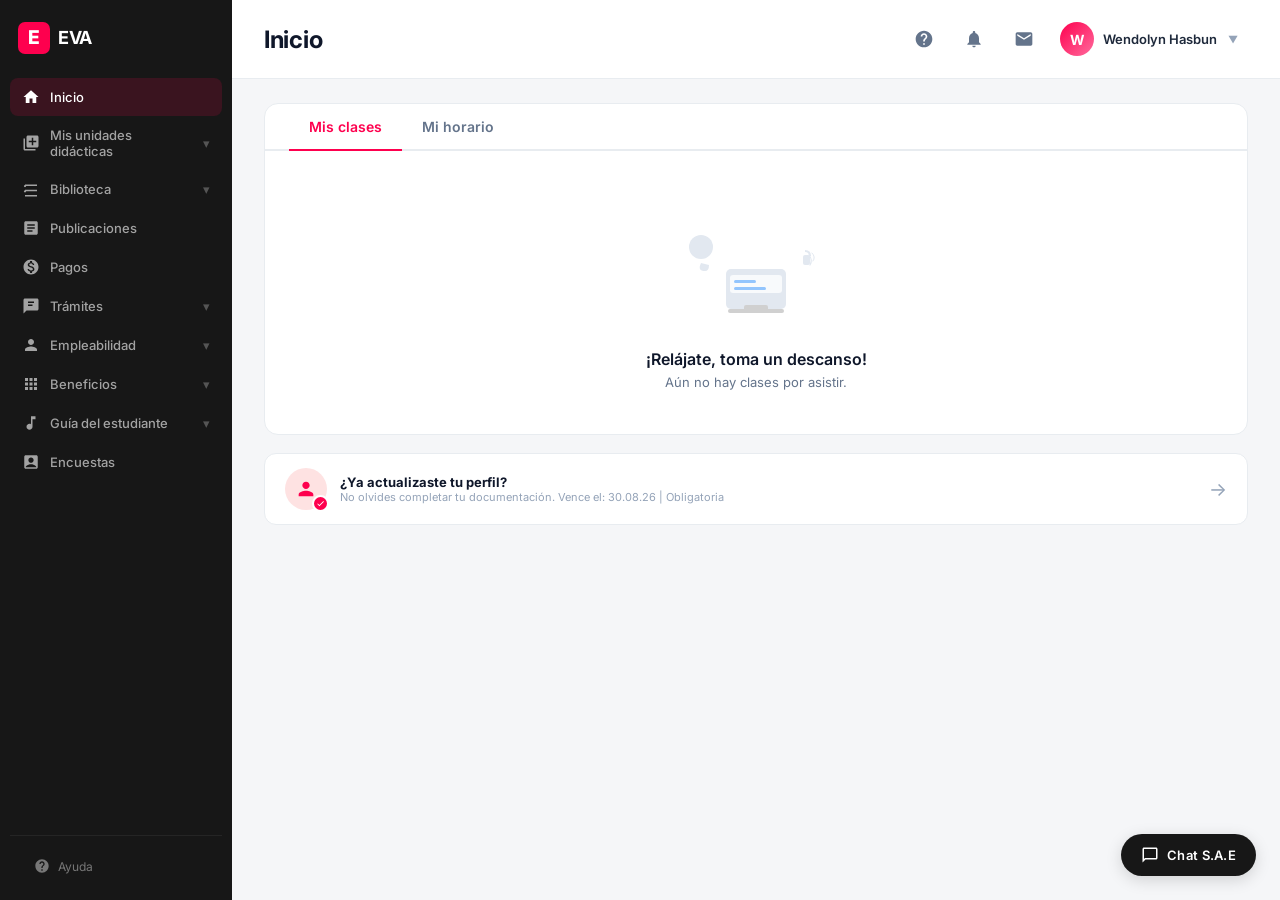
<file: dashboard.html>
<!doctype html>
<html lang="es">
<head>
  <meta charset="UTF-8" />
  <meta name="viewport" content="width=device-width, initial-scale=1.0" />
  <title>EVA - Dashboard</title>
  <link rel="preconnect" href="https://fonts.googleapis.com" />
  <link rel="preconnect" href="https://fonts.gstatic.com" crossorigin />
  <link href="https://fonts.googleapis.com/css2?family=Inter:wght@300;400;500;600;700;800&display=swap" rel="stylesheet" />
  <link rel="stylesheet" href="css/style.css" />
  
</head>
<body>

  <div class="overlay" id="overlay"></div>

  <aside class="sidebar" id="sidebar">
    <div class="sidebar-head">
      <div class="sidebar-logo">
        <svg viewBox="0 0 88 32" fill="none">
          <rect x="0" y="0" width="32" height="32" rx="7" fill="#FE004E"/>
          <text x="16" y="22" font-family="Inter" font-weight="800" font-size="19" fill="white" text-anchor="middle">E</text>
          <text x="40" y="22" font-family="Inter" font-weight="700" font-size="18" fill="white" letter-spacing="-0.4">EVA</text>
        </svg>
      </div>
      <div class="sidebar-close" id="sidebarClose">
        <svg viewBox="0 0 24 24"><path d="M19 6.41L17.59 5 12 10.59 6.41 5 5 6.41 10.59 12 5 17.59 6.41 19 12 13.41 17.59 19 19 17.59 13.41 12z"/></svg>
      </div>
    </div>

    <nav class="sidebar-nav">
      <div class="nav-item active" data-href="dashboard.html">
        <svg viewBox="0 0 24 24"><path d="M10 20v-6h4v6h5v-8h3L12 3 2 12h3v8z"/></svg>
        Inicio
      </div>
      <div class="nav-item" data-href="unidades-didacticas.html">
        <svg viewBox="0 0 24 24"><path d="M4 6H2v14c0 1.1.9 2 2 2h14v-2H4V6zm16-4H8c-1.1 0-2 .9-2 2v12c0 1.1.9 2 2 2h12c1.1 0 2-.9 2-2V4c0-1.1-.9-2-2-2zm-1 9h-4v4h-2v-4H9V9h4V5h2v4h4v2z"/></svg>
        Mis unidades didácticas
        <span class="arrow">▾</span>
      </div>
      <div class="nav-item" data-href="biblioteca.html">
        <svg viewBox="0 0 24 24"><path d="M4 20h16v2H4zm0-14h16v2H4zm0 7h16v2H4zm0-3.5A1.5 1.5 0 0 1 2.5 8 1.5 1.5 0 0 1 4 6.5 1.5 1.5 0 0 1 5.5 8 1.5 1.5 0 0 1 4 9.5zm0 7A1.5 1.5 0 0 1 2.5 15 1.5 1.5 0 0 1 4 13.5 1.5 1.5 0 0 1 5.5 15 1.5 1.5 0 0 1 4 16.5z"/></svg>
        Biblioteca
        <span class="arrow">▾</span>
      </div>
      <div class="nav-item" data-href="publicaciones.html">
        <svg viewBox="0 0 24 24"><path d="M19 3H5c-1.1 0-2 .9-2 2v14c0 1.1.9 2 2 2h14c1.1 0 2-.9 2-2V5c0-1.1-.9-2-2-2zm-5 14H7v-2h7v2zm3-4H7v-2h10v2zm0-4H7V7h10v2z"/></svg>
        Publicaciones
      </div>
      <div class="nav-item" data-href="pagos.html">
        <svg viewBox="0 0 24 24"><path d="M12 2C6.48 2 2 6.48 2 12s4.48 10 10 10 10-4.48 10-10S17.52 2 12 2zm1.41 16.09V20h-2.67v-1.93c-1.71-.36-3.16-1.46-3.27-3.4h1.96c.1 1.05.82 1.87 2.65 1.87 1.96 0 2.4-.98 2.4-1.59 0-.83-.44-1.61-2.67-2.14-2.48-.6-4.18-1.62-4.18-3.67 0-1.72 1.39-2.84 3.11-3.21V4h2.67v1.95c1.86.45 2.79 1.86 2.85 3.39H14.3c-.05-1.11-.64-1.87-2.22-1.87-1.5 0-2.4.68-2.4 1.64 0 .84.65 1.39 2.67 1.91s4.18 1.39 4.18 3.91c-.01 1.83-1.38 2.83-3.12 3.16z"/></svg>
        Pagos
      </div>
      <div class="nav-item" data-href="tramites.html">
        <svg viewBox="0 0 24 24"><path d="M20 2H4c-1.1 0-2 .9-2 2v18l4-4h14c1.1 0 2-.9 2-2V4c0-1.1-.9-2-2-2zm-6 10H8v-2h6v2zm2-4H8V6h8v2z"/></svg>
        Trámites
        <span class="arrow">▾</span>
      </div>
      <div class="nav-item" data-href="empleabilidad.html">
        <svg viewBox="0 0 24 24"><path d="M12 12c2.21 0 4-1.79 4-4s-1.79-4-4-4-4 1.79-4 4 1.79 4 4 4zm0 2c-2.67 0-8 1.34-8 4v2h16v-2c0-2.66-5.33-4-8-4z"/></svg>
        Empleabilidad
        <span class="arrow">▾</span>
      </div>
      <div class="nav-item" id="beneficiosToggle">
        <svg viewBox="0 0 24 24"><path d="M4 8h4V4H4v4zm6 12h4v-4h-4v4zm-6 0h4v-4H4v4zm0-6h4v-4H4v4zm6 0h4v-4h-4v4zm6-10v4h4V4h-4zm-6 4h4V4h-4v4zm6 6h4v-4h-4v4zm0 6h4v-4h-4v4z"/></svg>
        Beneficios
        <span class="arrow">▾</span>
      </div>
      <div class="nav-sub">
        <div class="nav-sub-item" data-href="beneficios.html">
          <svg viewBox="0 0 24 24"><path d="M17 8C8 10 5.9 16.17 3.82 21.34L5.71 22l1.59-1.59L12 14l3.47 5.82L17 22l1.7-.71c-1.77-4.77-3.7-10.29-1.7-13.29zM12 4l-1.41 1.41L12 6.83l1.41-1.42z"/></svg>
          Mis referidos
        </div>
        <div class="nav-sub-item" onclick="window.open('https://zoom.zegel.edu.pe/ReservaSitio/Index?token=+jsBH0DUcY3SDnUIapbG7QP1TNVJ6dY/ug/RdZ8b6zHuHjVVjV4rwanb1O5OU80AW90XvR/XjB8qbtmmIU2NhQ==', '_blank')">
          <svg viewBox="0 0 24 24"><path d="M17 8C8 10 5.9 16.17 3.82 21.34L5.71 22l1.59-1.59L12 14l3.47 5.82L17 22l1.7-.71c-1.77-4.77-3.7-10.29-1.7-13.29zM12 4l-1.41 1.41L12 6.83l1.41-1.42z"/></svg>
          Reserva de espacios
        </div>
        <div class="nav-sub-item" data-href="orientacion-psicologica.html">
          <svg viewBox="0 0 24 24"><path d="M17 8C8 10 5.9 16.17 3.82 21.34L5.71 22l1.59-1.59L12 14l3.47 5.82L17 22l1.7-.71c-1.77-4.77-3.7-10.29-1.7-13.29zM12 4l-1.41 1.41L12 6.83l1.41-1.42z"/></svg>
          Orientación psicológica
        </div>
        <div class="nav-sub-item" data-href="becas.html">
          <svg viewBox="0 0 24 24"><path d="M17 8C8 10 5.9 16.17 3.82 21.34L5.71 22l1.59-1.59L12 14l3.47 5.82L17 22l1.7-.71c-1.77-4.77-3.7-10.29-1.7-13.29zM12 4l-1.41 1.41L12 6.83l1.41-1.42z"/></svg>
          Becas
        </div>
      </div>
      <div class="nav-item" data-href="guia-estudiante.html">
        <svg viewBox="0 0 24 24"><path d="M12 3v10.55c-.59-.34-1.27-.55-2-.55-2.21 0-4 1.79-4 4s1.79 4 4 4 4-1.79 4-4V7h4V3h-6z"/></svg>
        Guía del estudiante
        <span class="arrow">▾</span>
      </div>
      <div class="nav-item" data-href="encuestas.html">
        <svg viewBox="0 0 24 24"><path d="M19 3H5c-1.1 0-2 .9-2 2v14c0 1.1.9 2 2 2h14c1.1 0 2-.9 2-2V5c0-1.1-.9-2-2-2zm-7 3c1.93 0 3.5 1.57 3.5 3.5S13.93 13 12 13s-3.5-1.57-3.5-3.5S10.07 6 12 6zm7 13H5v-.23c0-.62.28-1.2.76-1.58C7.47 15.82 9.64 15 12 15s4.53.82 6.24 2.19c.48.38.76.97.76 1.58V19z"/></svg>
        Encuestas
      </div>
      <div class="sidebar-bottom">
        <div class="sidebar-bottom-item" id="helpSidebar">
          <svg viewBox="0 0 24 24"><path d="M12 2C6.48 2 2 6.48 2 12s4.48 10 10 10 10-4.48 10-10S17.52 2 12 2zm1 17h-2v-2h2v2zm2.07-7.75l-.9.92C13.45 12.9 13 13.5 13 15h-2v-.5c0-1.1.45-2.1 1.17-2.83l1.24-1.26c.37-.36.59-.86.59-1.41 0-1.1-.9-2-2-2s-2 .9-2 2H8c0-2.21 1.79-4 4-4s4 1.79 4 4c0 .88-.36 1.68-.93 2.25z"/></svg>
          Ayuda
        </div>
      </div>
    </nav>
  </aside>

  <div class="content">
    <div class="topbar">
      <div class="topbar-left">
        <div class="hamburger" id="hamburger">
          <span></span><span></span><span></span>
        </div>
        <h1>Inicio</h1>
      </div>
      <div class="top-actions">
        <div class="btn-icon help-icon" aria-label="Ayuda">
          <svg viewBox="0 0 24 24"><path d="M12 2C6.48 2 2 6.48 2 12s4.48 10 10 10 10-4.48 10-10S17.52 2 12 2zm1 17h-2v-2h2v2zm2.07-7.75l-.9.92C13.45 12.9 13 13.5 13 15h-2v-.5c0-1.1.45-2.1 1.17-2.83l1.24-1.26c.37-.36.59-.86.59-1.41 0-1.1-.9-2-2-2s-2 .9-2 2H8c0-2.21 1.79-4 4-4s4 1.79 4 4c0 .88-.36 1.68-.93 2.25z"/></svg>
        </div>
        <div class="btn-icon" aria-label="Notificaciones">
          <svg viewBox="0 0 24 24"><path d="M12 22c1.1 0 2-.9 2-2h-4c0 1.1.89 2 2 2zm6-6v-5c0-3.07-1.64-5.64-4.5-6.32V4c0-.83-.67-1.5-1.5-1.5s-1.5.67-1.5 1.5v.68C7.63 5.36 6 7.92 6 11v5l-2 2v1h16v-1l-2-2z"/></svg>
        </div>
        <div class="btn-icon" aria-label="Mensajes">
          <svg viewBox="0 0 24 24"><path d="M20 4H4c-1.1 0-2 .9-2 2v12c0 1.1.9 2 2 2h16c1.1 0 2-.9 2-2V6c0-1.1-.9-2-2-2zm0 4l-8 5-8-5V6l8 5 8-5v2z"/></svg>
        </div>
        <div class="user-prof" id="userProf">
          <div class="user-av" id="avatarLetter">W</div>
          <span class="user-name" id="userName">Wendolyn Hasbun</span>
          <span class="user-arrow">▼</span>
          <div class="user-dropdown" id="userDropdown">
            <div class="dropdown-item" id="logoutBtn">
              <svg viewBox="0 0 24 24"><path d="M17 7l-1.41 1.41L18.17 11H8v2h10.17l-2.58 2.58L17 17l5-5zM4 5h8V3H4c-1.1 0-2 .9-2 2v14c0 1.1.9 2 2 2h8v-2H4V5z"/></svg>
              Cerrar sesión
            </div>
          </div>
        </div>
      </div>
    </div>

    <div class="main-area">
      <div class="center">
        <div class="class-card">
  <div class="tabs">
    <div class="tab active">Mis clases</div>
    <div class="tab">Mi horario</div>
  </div>
  <div class="empty-state">
    <svg viewBox="0 0 170 130" fill="none">
      <rect x="55" y="68" width="60" height="40" rx="5" fill="#e2e8f0"/>
      <rect x="59" y="74" width="52" height="18" rx="3" fill="#f8fafc"/>
      <rect x="63" y="79" width="22" height="3" rx="1.5" fill="#93c5fd"/>
      <rect x="63" y="86" width="32" height="3" rx="1.5" fill="#93c5fd"/>
      <rect x="57" y="108" width="56" height="4" rx="2" fill="#d0d0d0"/>
      <rect x="73" y="104" width="24" height="6" rx="2" fill="#d0d0d0"/>
      <circle cx="30" cy="46" r="12" fill="#e2e8f0"/>
      <path d="M30 62 Q26 70 34 70 Q38 70 38 64" fill="#e2e8f0"/>
      <rect x="132" y="54" width="7" height="10" rx="2" fill="#e2e8f0"/>
      <path d="M134 50 Q139 50 139 55" stroke="#e2e8f0" stroke-width="2" fill="none"/>
      <path d="M139 64 Q142 59 138 54" stroke="#e2e8f0" stroke-width="1.2" fill="none" stroke-linecap="round"/>
      <path d="M142 60 Q145 56 141 52" stroke="#e2e8f0" stroke-width="1" fill="none" stroke-linecap="round"/>
    </svg>
    <h3>¡Relájate, toma un descanso!</h3>
    <p>Aún no hay clases por asistir.</p>
  </div>
</div>

<div class="pending-card">
  <div class="pending-left">
    <div class="pending-icon">
      <svg viewBox="0 0 24 24"><path d="M12 12c2.21 0 4-1.79 4-4s-1.79-4-4-4-4 1.79-4 4 1.79 4 4 4zm0 2c-2.67 0-8 1.34-8 4v2h16v-2c0-2.66-5.33-4-8-4z"/></svg>
      <span class="chk"><svg viewBox="0 0 24 24"><path d="M9 16.17L4.83 12l-1.42 1.41L9 19 21 7l-1.41-1.41z"/></svg></span>
    </div>
    <div class="pending-text">
      <strong>¿Ya actualizaste tu perfil?</strong>
      <span>No olvides completar tu documentación. Vence el: 30.08.26 | Obligatoria</span>
    </div>
  </div>
  <div class="pending-arrow">→</div>
</div>

<a class="chat-float" href="https://wa.me/51999999999" target="_blank">
  <svg viewBox="0 0 24 24"><path d="M20 2H4c-1.1 0-2 .9-2 2v18l4-4h14c1.1 0 2-.9 2-2V4c0-1.1-.9-2-2-2zm0 14H5.17L4 17.17V4h16v12z"/></svg>
  Chat S.A.E
</a>
      </div>
    </div>
  </div>

  <script src="js/main.js"></script>
  <script>document.querySelectorAll(".tabs .tab").forEach(function(t){t.addEventListener("click",function(){document.querySelectorAll(".tabs .tab").forEach(function(x){x.classList.remove("active")});this.classList.add("active")})});document.querySelector(".pending-card")?.addEventListener("click",function(){window.location.href="tramites.html"});</script>
</body>
</html>
</file>
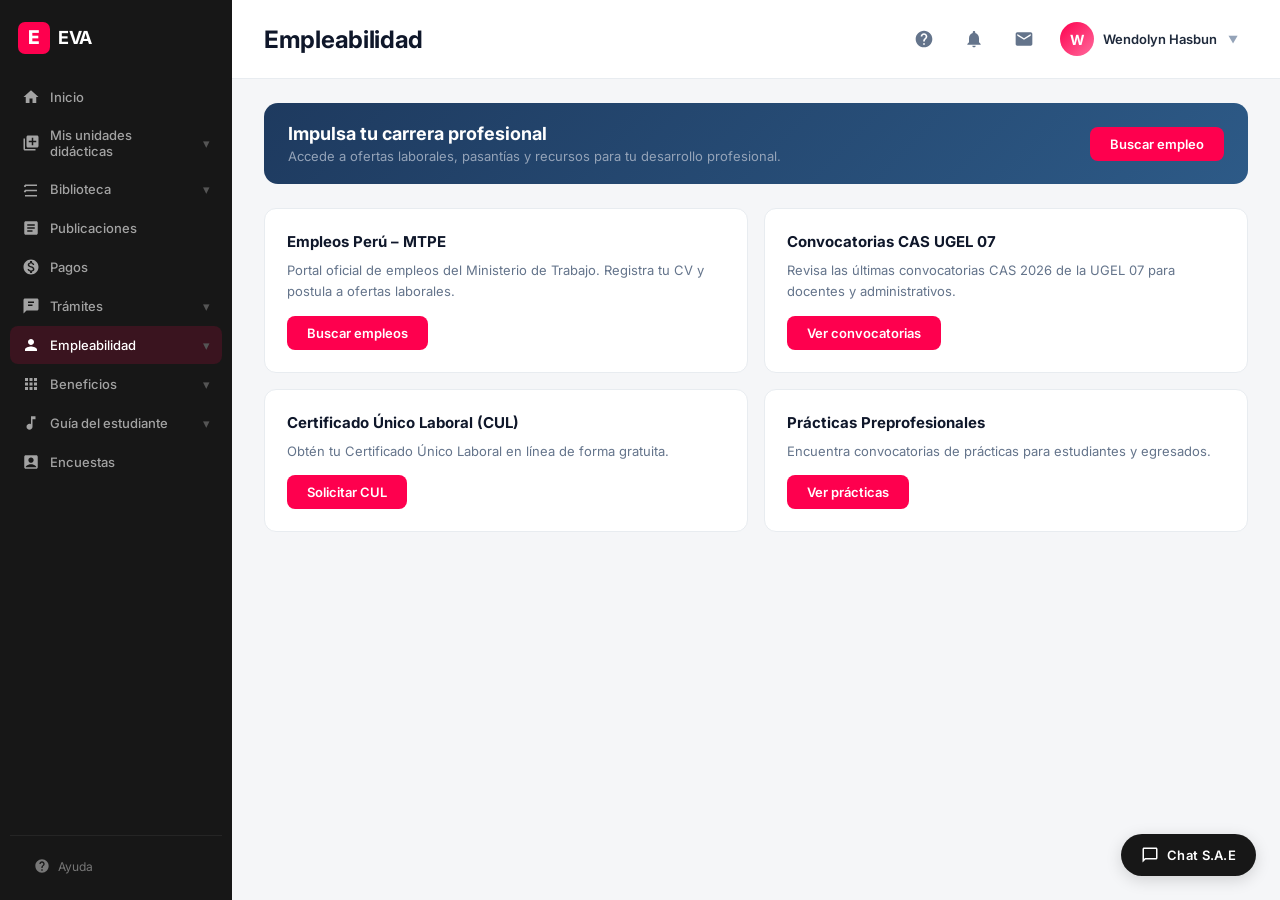
<file: empleabilidad.html>
<!doctype html>
<html lang="es">
<head>
  <meta charset="UTF-8" />
  <meta name="viewport" content="width=device-width, initial-scale=1.0" />
  <title>EVA - Empleabilidad</title>
  <link rel="preconnect" href="https://fonts.googleapis.com" />
  <link rel="preconnect" href="https://fonts.gstatic.com" crossorigin />
  <link href="https://fonts.googleapis.com/css2?family=Inter:wght@300;400;500;600;700;800&display=swap" rel="stylesheet" />
  <link rel="stylesheet" href="css/style.css" />
</head>
<body>

<div class="overlay" id="overlay"></div>

<aside class="sidebar" id="sidebar">
  <div class="sidebar-head">
    <div class="sidebar-logo">
      <svg viewBox="0 0 88 32" fill="none">
        <rect x="0" y="0" width="32" height="32" rx="7" fill="#FE004E"/>
        <text x="16" y="22" font-family="Inter" font-weight="800" font-size="19" fill="white" text-anchor="middle">E</text>
        <text x="40" y="22" font-family="Inter" font-weight="700" font-size="18" fill="white" letter-spacing="-0.4">EVA</text>
      </svg>
    </div>
    <div class="sidebar-close" id="sidebarClose">
      <svg viewBox="0 0 24 24"><path d="M19 6.41L17.59 5 12 10.59 6.41 5 5 6.41 10.59 12 5 17.59 6.41 19 12 13.41 17.59 19 19 17.59 13.41 12z"/></svg>
    </div>
  </div>

  <nav class="sidebar-nav">
    <div class="nav-item" data-href="dashboard.html">
      <svg viewBox="0 0 24 24"><path d="M10 20v-6h4v6h5v-8h3L12 3 2 12h3v8z"/></svg>
      Inicio
    </div>
    <div class="nav-item" data-href="unidades-didacticas.html">
      <svg viewBox="0 0 24 24"><path d="M4 6H2v14c0 1.1.9 2 2 2h14v-2H4V6zm16-4H8c-1.1 0-2 .9-2 2v12c0 1.1.9 2 2 2h12c1.1 0 2-.9 2-2V4c0-1.1-.9-2-2-2zm-1 9h-4v4h-2v-4H9V9h4V5h2v4h4v2z"/></svg>
      Mis unidades didácticas
      <span class="arrow">▾</span>
    </div>
    <div class="nav-item" data-href="biblioteca.html">
      <svg viewBox="0 0 24 24"><path d="M4 20h16v2H4zm0-14h16v2H4zm0 7h16v2H4zm0-3.5A1.5 1.5 0 0 1 2.5 8 1.5 1.5 0 0 1 4 6.5 1.5 1.5 0 0 1 5.5 8 1.5 1.5 0 0 1 4 9.5zm0 7A1.5 1.5 0 0 1 2.5 15 1.5 1.5 0 0 1 4 13.5 1.5 1.5 0 0 1 5.5 15 1.5 1.5 0 0 1 4 16.5z"/></svg>
      Biblioteca
      <span class="arrow">▾</span>
    </div>
    <div class="nav-item" data-href="publicaciones.html">
      <svg viewBox="0 0 24 24"><path d="M19 3H5c-1.1 0-2 .9-2 2v14c0 1.1.9 2 2 2h14c1.1 0 2-.9 2-2V5c0-1.1-.9-2-2-2zm-5 14H7v-2h7v2zm3-4H7v-2h10v2zm0-4H7V7h10v2z"/></svg>
      Publicaciones
    </div>
    <div class="nav-item" data-href="pagos.html">
      <svg viewBox="0 0 24 24"><path d="M12 2C6.48 2 2 6.48 2 12s4.48 10 10 10 10-4.48 10-10S17.52 2 12 2zm1.41 16.09V20h-2.67v-1.93c-1.71-.36-3.16-1.46-3.27-3.4h1.96c.1 1.05.82 1.87 2.65 1.87 1.96 0 2.4-.98 2.4-1.59 0-.83-.44-1.61-2.67-2.14-2.48-.6-4.18-1.62-4.18-3.67 0-1.72 1.39-2.84 3.11-3.21V4h2.67v1.95c1.86.45 2.79 1.86 2.85 3.39H14.3c-.05-1.11-.64-1.87-2.22-1.87-1.5 0-2.4.68-2.4 1.64 0 .84.65 1.39 2.67 1.91s4.18 1.39 4.18 3.91c-.01 1.83-1.38 2.83-3.12 3.16z"/></svg>
      Pagos
    </div>
    <div class="nav-item" data-href="tramites.html">
      <svg viewBox="0 0 24 24"><path d="M20 2H4c-1.1 0-2 .9-2 2v18l4-4h14c1.1 0 2-.9 2-2V4c0-1.1-.9-2-2-2zm-6 10H8v-2h6v2zm2-4H8V6h8v2z"/></svg>
      Trámites
      <span class="arrow">▾</span>
    </div>
    <div class="nav-item active" data-href="empleabilidad.html">
      <svg viewBox="0 0 24 24"><path d="M12 12c2.21 0 4-1.79 4-4s-1.79-4-4-4-4 1.79-4 4 1.79 4 4 4zm0 2c-2.67 0-8 1.34-8 4v2h16v-2c0-2.66-5.33-4-8-4z"/></svg>
      Empleabilidad
      <span class="arrow">▾</span>
    </div>
    <div class="nav-item" id="beneficiosToggle">
      <svg viewBox="0 0 24 24"><path d="M4 8h4V4H4v4zm6 12h4v-4h-4v4zm-6 0h4v-4H4v4zm0-6h4v-4H4v4zm6 0h4v-4h-4v4zm6-10v4h4V4h-4zm-6 4h4V4h-4v4zm6 6h4v-4h-4v4zm0 6h4v-4h-4v4z"/></svg>
      Beneficios
      <span class="arrow">▾</span>
    </div>
    <div class="nav-sub">
      <div class="nav-sub-item" data-href="beneficios.html">
        <svg viewBox="0 0 24 24"><path d="M17 8C8 10 5.9 16.17 3.82 21.34L5.71 22l1.59-1.59L12 14l3.47 5.82L17 22l1.7-.71c-1.77-4.77-3.7-10.29-1.7-13.29zM12 4l-1.41 1.41L12 6.83l1.41-1.42z"/></svg>
        Mis referidos
      </div>
      <div class="nav-sub-item" onclick="window.open('https://zoom.zegel.edu.pe/ReservaSitio/Index?token=+jsBH0DUcY3SDnUIapbG7QP1TNVJ6dY/ug/RdZ8b6zHuHjVVjV4rwanb1O5OU80AW90XvR/XjB8qbtmmIU2NhQ==', '_blank')">
        <svg viewBox="0 0 24 24"><path d="M17 8C8 10 5.9 16.17 3.82 21.34L5.71 22l1.59-1.59L12 14l3.47 5.82L17 22l1.7-.71c-1.77-4.77-3.7-10.29-1.7-13.29zM12 4l-1.41 1.41L12 6.83l1.41-1.42z"/></svg>
        Reserva de espacios
      </div>
      <div class="nav-sub-item" data-href="orientacion-psicologica.html">
        <svg viewBox="0 0 24 24"><path d="M17 8C8 10 5.9 16.17 3.82 21.34L5.71 22l1.59-1.59L12 14l3.47 5.82L17 22l1.7-.71c-1.77-4.77-3.7-10.29-1.7-13.29zM12 4l-1.41 1.41L12 6.83l1.41-1.42z"/></svg>
        Orientación psicológica
      </div>
      <div class="nav-sub-item" data-href="becas.html">
        <svg viewBox="0 0 24 24"><path d="M17 8C8 10 5.9 16.17 3.82 21.34L5.71 22l1.59-1.59L12 14l3.47 5.82L17 22l1.7-.71c-1.77-4.77-3.7-10.29-1.7-13.29zM12 4l-1.41 1.41L12 6.83l1.41-1.42z"/></svg>
        Becas
      </div>
    </div>
    <div class="nav-item" data-href="guia-estudiante.html">
      <svg viewBox="0 0 24 24"><path d="M12 3v10.55c-.59-.34-1.27-.55-2-.55-2.21 0-4 1.79-4 4s1.79 4 4 4 4-1.79 4-4V7h4V3h-6z"/></svg>
      Guía del estudiante
      <span class="arrow">▾</span>
    </div>
    <div class="nav-item" data-href="encuestas.html">
      <svg viewBox="0 0 24 24"><path d="M19 3H5c-1.1 0-2 .9-2 2v14c0 1.1.9 2 2 2h14c1.1 0 2-.9 2-2V5c0-1.1-.9-2-2-2zm-7 3c1.93 0 3.5 1.57 3.5 3.5S13.93 13 12 13s-3.5-1.57-3.5-3.5S10.07 6 12 6zm7 13H5v-.23c0-.62.28-1.2.76-1.58C7.47 15.82 9.64 15 12 15s4.53.82 6.24 2.19c.48.38.76.97.76 1.58V19z"/></svg>
      Encuestas
    </div>
      <div class="sidebar-bottom">
        <div class="sidebar-bottom-item" id="helpSidebar">
          <svg viewBox="0 0 24 24"><path d="M12 2C6.48 2 2 6.48 2 12s4.48 10 10 10 10-4.48 10-10S17.52 2 12 2zm1 17h-2v-2h2v2zm2.07-7.75l-.9.92C13.45 12.9 13 13.5 13 15h-2v-.5c0-1.1.45-2.1 1.17-2.83l1.24-1.26c.37-.36.59-.86.59-1.41 0-1.1-.9-2-2-2s-2 .9-2 2H8c0-2.21 1.79-4 4-4s4 1.79 4 4c0 .88-.36 1.68-.93 2.25z"/></svg>
          Ayuda
        </div>
      </div>
    </nav>
  </aside>

<div class="content">
  <div class="topbar">
    <div class="topbar-left">
      <div class="hamburger" id="hamburger">
        <span></span><span></span><span></span>
      </div>
      <h1>Empleabilidad</h1>
    </div>
    <div class="top-actions">
      <div class="btn-icon help-icon" aria-label="Ayuda">
        <svg viewBox="0 0 24 24"><path d="M12 2C6.48 2 2 6.48 2 12s4.48 10 10 10 10-4.48 10-10S17.52 2 12 2zm1 17h-2v-2h2v2zm2.07-7.75l-.9.92C13.45 12.9 13 13.5 13 15h-2v-.5c0-1.1.45-2.1 1.17-2.83l1.24-1.26c.37-.36.59-.86.59-1.41 0-1.1-.9-2-2-2s-2 .9-2 2H8c0-2.21 1.79-4 4-4s4 1.79 4 4c0 .88-.36 1.68-.93 2.25z"/></svg>
      </div>
      <div class="btn-icon" aria-label="Notificaciones">
        <svg viewBox="0 0 24 24"><path d="M12 22c1.1 0 2-.9 2-2h-4c0 1.1.89 2 2 2zm6-6v-5c0-3.07-1.64-5.64-4.5-6.32V4c0-.83-.67-1.5-1.5-1.5s-1.5.67-1.5 1.5v.68C7.63 5.36 6 7.92 6 11v5l-2 2v1h16v-1l-2-2z"/></svg>
      </div>
      <div class="btn-icon" aria-label="Mensajes">
        <svg viewBox="0 0 24 24"><path d="M20 4H4c-1.1 0-2 .9-2 2v12c0 1.1.9 2 2 2h16c1.1 0 2-.9 2-2V6c0-1.1-.9-2-2-2zm0 4l-8 5-8-5V6l8 5 8-5v2z"/></svg>
      </div>
      <div class="user-prof" id="userProf">
        <div class="user-av" id="avatarLetter">W</div>
        <span class="user-name" id="userName">Wendolyn Hasbun</span>
        <span class="user-arrow">▼</span>
        <div class="user-dropdown" id="userDropdown">
          <div class="dropdown-item" id="logoutBtn">
            <svg viewBox="0 0 24 24"><path d="M17 7l-1.41 1.41L18.17 11H8v2h10.17l-2.58 2.58L17 17l5-5zM4 5h8V3H4c-1.1 0-2 .9-2 2v14c0 1.1.9 2 2 2h8v-2H4V5z"/></svg>
            Cerrar sesión
          </div>
        </div>
      </div>
    </div>
  </div>

  <div class="main-area">
    <div class="center" style="padding-bottom:80px">
      <div class="pub-banner" style="background:linear-gradient(135deg,#1e3a5f,#2d5a87)">
        <div>
          <h2 style="color:#fff;font-size:18px;font-weight:700;margin:0 0 4px;">Impulsa tu carrera profesional</h2>
          <p style="color:#94a3b8;font-size:13px;margin:0;">Accede a ofertas laborales, pasantías y recursos para tu desarrollo profesional.</p>
        </div>
        <a href="https://www.empleosperu.gob.pe/" target="_blank" style="padding:9px 20px;background:#fe004e;color:#fff;border-radius:8px;font-size:13px;font-weight:600;text-decoration:none;">Buscar empleo</a>
      </div>

      <div class="pub-grid" style="grid-template-columns:repeat(2,1fr)">
        <div class="job-card">
          <div class="job-card-body">
            <h3>Empleos Perú – MTPE</h3>
            <p class="job-card-desc">Portal oficial de empleos del Ministerio de Trabajo. Registra tu CV y postula a ofertas laborales.</p>
            <a class="job-card-btn" href="https://www.empleosperu.gob.pe/" target="_blank">Buscar empleos</a>
          </div>
        </div>
        <div class="job-card">
          <div class="job-card-body">
            <h3>Convocatorias CAS UGEL 07</h3>
            <p class="job-card-desc">Revisa las últimas convocatorias CAS 2026 de la UGEL 07 para docentes y administrativos.</p>
            <a class="job-card-btn" href="https://www.gob.pe/institucion/ugel07/colecciones/94473-convocatorias-cas-2026-ugel-07" target="_blank">Ver convocatorias</a>
          </div>
        </div>
        <div class="job-card">
          <div class="job-card-body">
            <h3>Certificado Único Laboral (CUL)</h3>
            <p class="job-card-desc">Obtén tu Certificado Único Laboral en línea de forma gratuita.</p>
            <a class="job-card-btn" href="https://www.empleosperu.gob.pe/CertificadoUnicoLaboral/" target="_blank">Solicitar CUL</a>
          </div>
        </div>
        <div class="job-card">
          <div class="job-card-body">
            <h3>Prácticas Preprofesionales</h3>
            <p class="job-card-desc">Encuentra convocatorias de prácticas para estudiantes y egresados.</p>
            <a class="job-card-btn" href="https://www.empleosperu.gob.pe/" target="_blank">Ver prácticas</a>
          </div>
        </div>
      </div>

      <a class="chat-float" href="https://wa.me/51999999999" target="_blank">
        <svg viewBox="0 0 24 24"><path d="M20 2H4c-1.1 0-2 .9-2 2v18l4-4h14c1.1 0 2-.9 2-2V4c0-1.1-.9-2-2-2zm0 14H5.17L4 17.17V4h16v12z"/></svg>
        Chat S.A.E
      </a>
    </div>
  </div>

  <script src="js/main.js"></script>
</body>
</html>
</file>
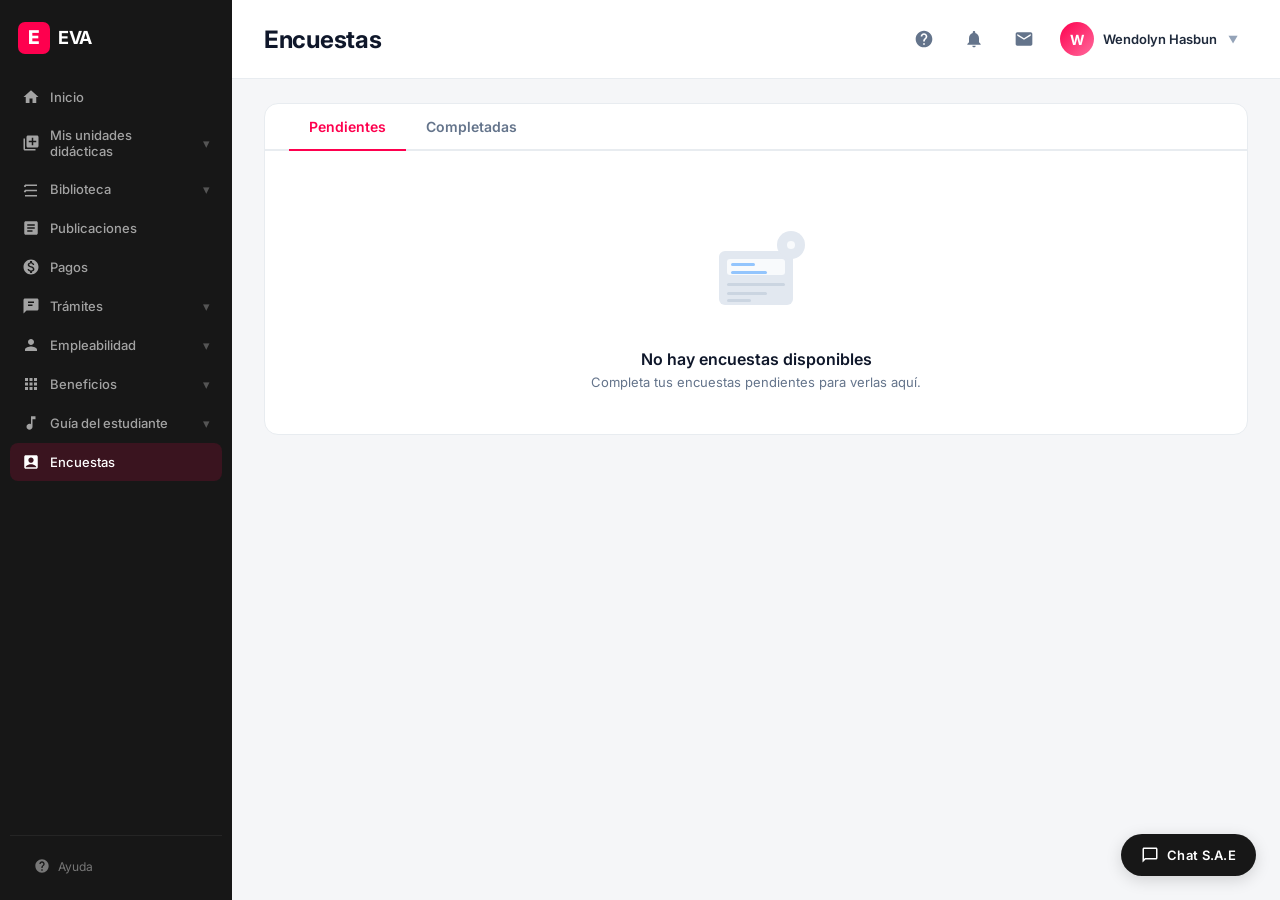
<file: encuestas.html>
<!doctype html>
<html lang="es">
<head>
  <meta charset="UTF-8" />
  <meta name="viewport" content="width=device-width, initial-scale=1.0" />
  <title>EVA - Encuestas</title>
  <link rel="preconnect" href="https://fonts.googleapis.com" />
  <link rel="preconnect" href="https://fonts.gstatic.com" crossorigin />
  <link href="https://fonts.googleapis.com/css2?family=Inter:wght@300;400;500;600;700;800&display=swap" rel="stylesheet" />
  <link rel="stylesheet" href="css/style.css" />
</head>
<body>

<div class="overlay" id="overlay"></div>

<aside class="sidebar" id="sidebar">
  <div class="sidebar-head">
    <div class="sidebar-logo">
      <svg viewBox="0 0 88 32" fill="none">
        <rect x="0" y="0" width="32" height="32" rx="7" fill="#FE004E"/>
        <text x="16" y="22" font-family="Inter" font-weight="800" font-size="19" fill="white" text-anchor="middle">E</text>
        <text x="40" y="22" font-family="Inter" font-weight="700" font-size="18" fill="white" letter-spacing="-0.4">EVA</text>
      </svg>
    </div>
    <div class="sidebar-close" id="sidebarClose">
      <svg viewBox="0 0 24 24"><path d="M19 6.41L17.59 5 12 10.59 6.41 5 5 6.41 10.59 12 5 17.59 6.41 19 12 13.41 17.59 19 19 17.59 13.41 12z"/></svg>
    </div>
  </div>

  <nav class="sidebar-nav">
    <div class="nav-item" data-href="dashboard.html">
      <svg viewBox="0 0 24 24"><path d="M10 20v-6h4v6h5v-8h3L12 3 2 12h3v8z"/></svg>
      Inicio
    </div>
    <div class="nav-item" data-href="unidades-didacticas.html">
      <svg viewBox="0 0 24 24"><path d="M4 6H2v14c0 1.1.9 2 2 2h14v-2H4V6zm16-4H8c-1.1 0-2 .9-2 2v12c0 1.1.9 2 2 2h12c1.1 0 2-.9 2-2V4c0-1.1-.9-2-2-2zm-1 9h-4v4h-2v-4H9V9h4V5h2v4h4v2z"/></svg>
      Mis unidades didácticas
      <span class="arrow">▾</span>
    </div>
    <div class="nav-item" data-href="biblioteca.html">
      <svg viewBox="0 0 24 24"><path d="M4 20h16v2H4zm0-14h16v2H4zm0 7h16v2H4zm0-3.5A1.5 1.5 0 0 1 2.5 8 1.5 1.5 0 0 1 4 6.5 1.5 1.5 0 0 1 5.5 8 1.5 1.5 0 0 1 4 9.5zm0 7A1.5 1.5 0 0 1 2.5 15 1.5 1.5 0 0 1 4 13.5 1.5 1.5 0 0 1 5.5 15 1.5 1.5 0 0 1 4 16.5z"/></svg>
      Biblioteca
      <span class="arrow">▾</span>
    </div>
    <div class="nav-item" data-href="publicaciones.html">
      <svg viewBox="0 0 24 24"><path d="M19 3H5c-1.1 0-2 .9-2 2v14c0 1.1.9 2 2 2h14c1.1 0 2-.9 2-2V5c0-1.1-.9-2-2-2zm-5 14H7v-2h7v2zm3-4H7v-2h10v2zm0-4H7V7h10v2z"/></svg>
      Publicaciones
    </div>
    <div class="nav-item" data-href="pagos.html">
      <svg viewBox="0 0 24 24"><path d="M12 2C6.48 2 2 6.48 2 12s4.48 10 10 10 10-4.48 10-10S17.52 2 12 2zm1.41 16.09V20h-2.67v-1.93c-1.71-.36-3.16-1.46-3.27-3.4h1.96c.1 1.05.82 1.87 2.65 1.87 1.96 0 2.4-.98 2.4-1.59 0-.83-.44-1.61-2.67-2.14-2.48-.6-4.18-1.62-4.18-3.67 0-1.72 1.39-2.84 3.11-3.21V4h2.67v1.95c1.86.45 2.79 1.86 2.85 3.39H14.3c-.05-1.11-.64-1.87-2.22-1.87-1.5 0-2.4.68-2.4 1.64 0 .84.65 1.39 2.67 1.91s4.18 1.39 4.18 3.91c-.01 1.83-1.38 2.83-3.12 3.16z"/></svg>
      Pagos
    </div>
    <div class="nav-item" data-href="tramites.html">
      <svg viewBox="0 0 24 24"><path d="M20 2H4c-1.1 0-2 .9-2 2v18l4-4h14c1.1 0 2-.9 2-2V4c0-1.1-.9-2-2-2zm-6 10H8v-2h6v2zm2-4H8V6h8v2z"/></svg>
      Trámites
      <span class="arrow">▾</span>
    </div>
    <div class="nav-item" data-href="empleabilidad.html">
      <svg viewBox="0 0 24 24"><path d="M12 12c2.21 0 4-1.79 4-4s-1.79-4-4-4-4 1.79-4 4 1.79 4 4 4zm0 2c-2.67 0-8 1.34-8 4v2h16v-2c0-2.66-5.33-4-8-4z"/></svg>
      Empleabilidad
      <span class="arrow">▾</span>
    </div>
    <div class="nav-item" id="beneficiosToggle">
      <svg viewBox="0 0 24 24"><path d="M4 8h4V4H4v4zm6 12h4v-4h-4v4zm-6 0h4v-4H4v4zm0-6h4v-4H4v4zm6 0h4v-4h-4v4zm6-10v4h4V4h-4zm-6 4h4V4h-4v4zm6 6h4v-4h-4v4zm0 6h4v-4h-4v4z"/></svg>
      Beneficios
      <span class="arrow">▾</span>
    </div>
    <div class="nav-sub">
      <div class="nav-sub-item" data-href="beneficios.html">
        <svg viewBox="0 0 24 24"><path d="M17 8C8 10 5.9 16.17 3.82 21.34L5.71 22l1.59-1.59L12 14l3.47 5.82L17 22l1.7-.71c-1.77-4.77-3.7-10.29-1.7-13.29zM12 4l-1.41 1.41L12 6.83l1.41-1.42z"/></svg>
        Mis referidos
      </div>
      <div class="nav-sub-item" onclick="window.open('https://zoom.zegel.edu.pe/ReservaSitio/Index?token=+jsBH0DUcY3SDnUIapbG7QP1TNVJ6dY/ug/RdZ8b6zHuHjVVjV4rwanb1O5OU80AW90XvR/XjB8qbtmmIU2NhQ==', '_blank')">
        <svg viewBox="0 0 24 24"><path d="M17 8C8 10 5.9 16.17 3.82 21.34L5.71 22l1.59-1.59L12 14l3.47 5.82L17 22l1.7-.71c-1.77-4.77-3.7-10.29-1.7-13.29zM12 4l-1.41 1.41L12 6.83l1.41-1.42z"/></svg>
        Reserva de espacios
      </div>
      <div class="nav-sub-item" data-href="orientacion-psicologica.html">
        <svg viewBox="0 0 24 24"><path d="M17 8C8 10 5.9 16.17 3.82 21.34L5.71 22l1.59-1.59L12 14l3.47 5.82L17 22l1.7-.71c-1.77-4.77-3.7-10.29-1.7-13.29zM12 4l-1.41 1.41L12 6.83l1.41-1.42z"/></svg>
        Orientación psicológica
      </div>
      <div class="nav-sub-item" data-href="becas.html">
        <svg viewBox="0 0 24 24"><path d="M17 8C8 10 5.9 16.17 3.82 21.34L5.71 22l1.59-1.59L12 14l3.47 5.82L17 22l1.7-.71c-1.77-4.77-3.7-10.29-1.7-13.29zM12 4l-1.41 1.41L12 6.83l1.41-1.42z"/></svg>
        Becas
      </div>
    </div>
    <div class="nav-item" data-href="guia-estudiante.html">
      <svg viewBox="0 0 24 24"><path d="M12 3v10.55c-.59-.34-1.27-.55-2-.55-2.21 0-4 1.79-4 4s1.79 4 4 4 4-1.79 4-4V7h4V3h-6z"/></svg>
      Guía del estudiante
      <span class="arrow">▾</span>
    </div>
    <div class="nav-item active" data-href="encuestas.html">
      <svg viewBox="0 0 24 24"><path d="M19 3H5c-1.1 0-2 .9-2 2v14c0 1.1.9 2 2 2h14c1.1 0 2-.9 2-2V5c0-1.1-.9-2-2-2zm-7 3c1.93 0 3.5 1.57 3.5 3.5S13.93 13 12 13s-3.5-1.57-3.5-3.5S10.07 6 12 6zm7 13H5v-.23c0-.62.28-1.2.76-1.58C7.47 15.82 9.64 15 12 15s4.53.82 6.24 2.19c.48.38.76.97.76 1.58V19z"/></svg>
      Encuestas
    </div>
      <div class="sidebar-bottom">
        <div class="sidebar-bottom-item" id="helpSidebar">
          <svg viewBox="0 0 24 24"><path d="M12 2C6.48 2 2 6.48 2 12s4.48 10 10 10 10-4.48 10-10S17.52 2 12 2zm1 17h-2v-2h2v2zm2.07-7.75l-.9.92C13.45 12.9 13 13.5 13 15h-2v-.5c0-1.1.45-2.1 1.17-2.83l1.24-1.26c.37-.36.59-.86.59-1.41 0-1.1-.9-2-2-2s-2 .9-2 2H8c0-2.21 1.79-4 4-4s4 1.79 4 4c0 .88-.36 1.68-.93 2.25z"/></svg>
          Ayuda
        </div>
      </div>
    </nav>
  </aside>

<div class="content">
  <div class="topbar">
    <div class="topbar-left">
      <div class="hamburger" id="hamburger">
        <span></span><span></span><span></span>
      </div>
      <h1>Encuestas</h1>
    </div>
    <div class="top-actions">
      <div class="btn-icon help-icon" aria-label="Ayuda">
        <svg viewBox="0 0 24 24"><path d="M12 2C6.48 2 2 6.48 2 12s4.48 10 10 10 10-4.48 10-10S17.52 2 12 2zm1 17h-2v-2h2v2zm2.07-7.75l-.9.92C13.45 12.9 13 13.5 13 15h-2v-.5c0-1.1.45-2.1 1.17-2.83l1.24-1.26c.37-.36.59-.86.59-1.41 0-1.1-.9-2-2-2s-2 .9-2 2H8c0-2.21 1.79-4 4-4s4 1.79 4 4c0 .88-.36 1.68-.93 2.25z"/></svg>
      </div>
      <div class="btn-icon" aria-label="Notificaciones">
        <svg viewBox="0 0 24 24"><path d="M12 22c1.1 0 2-.9 2-2h-4c0 1.1.89 2 2 2zm6-6v-5c0-3.07-1.64-5.64-4.5-6.32V4c0-.83-.67-1.5-1.5-1.5s-1.5.67-1.5 1.5v.68C7.63 5.36 6 7.92 6 11v5l-2 2v1h16v-1l-2-2z"/></svg>
      </div>
      <div class="btn-icon" aria-label="Mensajes">
        <svg viewBox="0 0 24 24"><path d="M20 4H4c-1.1 0-2 .9-2 2v12c0 1.1.9 2 2 2h16c1.1 0 2-.9 2-2V6c0-1.1-.9-2-2-2zm0 4l-8 5-8-5V6l8 5 8-5v2z"/></svg>
      </div>
      <div class="user-prof" id="userProf">
        <div class="user-av" id="avatarLetter">W</div>
        <span class="user-name" id="userName">Wendolyn Hasbun</span>
        <span class="user-arrow">▼</span>
        <div class="user-dropdown" id="userDropdown">
          <div class="dropdown-item" id="logoutBtn">
            <svg viewBox="0 0 24 24"><path d="M17 7l-1.41 1.41L18.17 11H8v2h10.17l-2.58 2.58L17 17l5-5zM4 5h8V3H4c-1.1 0-2 .9-2 2v14c0 1.1.9 2 2 2h8v-2H4V5z"/></svg>
            Cerrar sesión
          </div>
        </div>
      </div>
    </div>
  </div>

  <div class="main-area">
    <div class="center">
      <div class="class-card">
        <div class="tabs">
          <div class="tab active">Pendientes</div>
          <div class="tab">Completadas</div>
        </div>
        <div class="empty-state">
          <svg viewBox="0 0 170 130" fill="none">
            <rect x="48" y="50" width="74" height="54" rx="6" fill="#e2e8f0"/>
            <rect x="56" y="58" width="58" height="16" rx="3" fill="#f8fafc"/>
            <rect x="60" y="62" width="24" height="3" rx="1.5" fill="#93c5fd"/>
            <rect x="60" y="70" width="36" height="3" rx="1.5" fill="#93c5fd"/>
            <rect x="56" y="82" width="58" height="3" rx="1.5" fill="#cbd5e1"/>
            <rect x="56" y="91" width="40" height="3" rx="1.5" fill="#cbd5e1"/>
            <rect x="56" y="98" width="24" height="3" rx="1.5" fill="#cbd5e1"/>
            <circle cx="120" cy="44" r="14" fill="#e2e8f0"/>
            <path d="M120 62q-5-2-8-6" stroke="#e2e8f0" stroke-width="2" fill="none"/>
            <circle cx="120" cy="44" r="4" fill="#f8fafc"/>
          </svg>
          <h3>No hay encuestas disponibles</h3>
          <p>Completa tus encuestas pendientes para verlas aquí.</p>
        </div>
      </div>
    </div>
  </div>

  <a class="chat-float" href="https://wa.me/51999999999" target="_blank">
    <svg viewBox="0 0 24 24"><path d="M20 2H4c-1.1 0-2 .9-2 2v18l4-4h14c1.1 0 2-.9 2-2V4c0-1.1-.9-2-2-2zm0 14H5.17L4 17.17V4h16v12z"/></svg>
    Chat S.A.E
  </a>
</div>

<script src="js/main.js"></script>
<script>document.querySelectorAll(".tabs .tab").forEach(function(t){t.addEventListener("click",function(){document.querySelectorAll(".tabs .tab").forEach(function(x){x.classList.remove("active")});this.classList.add("active")})});</script>
</body>
</html>
</file>
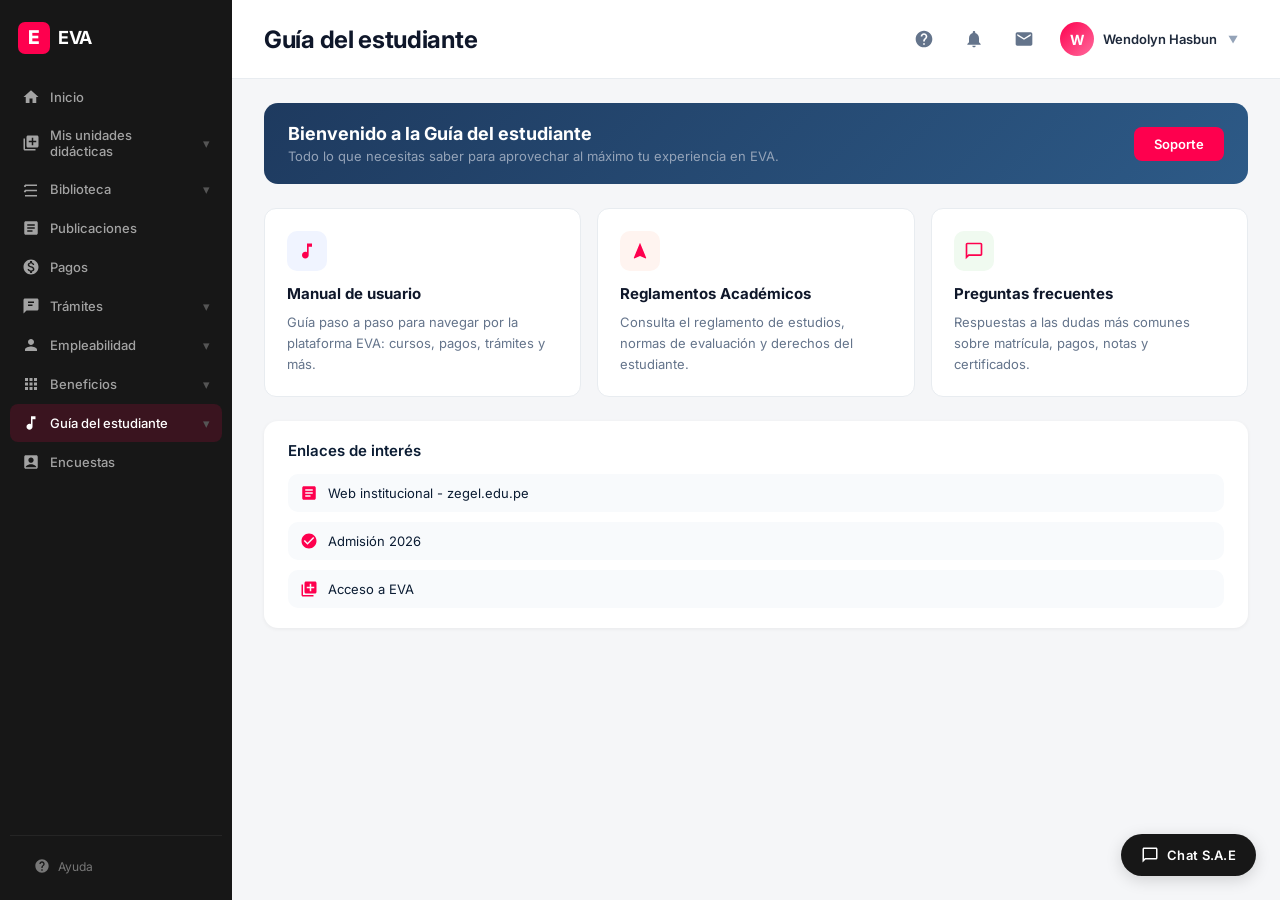
<file: guia-estudiante.html>
<!doctype html>
<html lang="es">
<head>
  <meta charset="UTF-8" />
  <meta name="viewport" content="width=device-width, initial-scale=1.0" />
  <title>EVA - Guía del estudiante</title>
  <link rel="preconnect" href="https://fonts.googleapis.com" />
  <link rel="preconnect" href="https://fonts.gstatic.com" crossorigin />
  <link href="https://fonts.googleapis.com/css2?family=Inter:wght@300;400;500;600;700;800&display=swap" rel="stylesheet" />
  <link rel="stylesheet" href="css/style.css" />
</head>
<body>

<div class="overlay" id="overlay"></div>

<aside class="sidebar" id="sidebar">
  <div class="sidebar-head">
    <div class="sidebar-logo">
      <svg viewBox="0 0 88 32" fill="none">
        <rect x="0" y="0" width="32" height="32" rx="7" fill="#FE004E"/>
        <text x="16" y="22" font-family="Inter" font-weight="800" font-size="19" fill="white" text-anchor="middle">E</text>
        <text x="40" y="22" font-family="Inter" font-weight="700" font-size="18" fill="white" letter-spacing="-0.4">EVA</text>
      </svg>
    </div>
    <div class="sidebar-close" id="sidebarClose">
      <svg viewBox="0 0 24 24"><path d="M19 6.41L17.59 5 12 10.59 6.41 5 5 6.41 10.59 12 5 17.59 6.41 19 12 13.41 17.59 19 19 17.59 13.41 12z"/></svg>
    </div>
  </div>

  <nav class="sidebar-nav">
    <div class="nav-item" data-href="dashboard.html">
      <svg viewBox="0 0 24 24"><path d="M10 20v-6h4v6h5v-8h3L12 3 2 12h3v8z"/></svg>
      Inicio
    </div>
    <div class="nav-item" data-href="unidades-didacticas.html">
      <svg viewBox="0 0 24 24"><path d="M4 6H2v14c0 1.1.9 2 2 2h14v-2H4V6zm16-4H8c-1.1 0-2 .9-2 2v12c0 1.1.9 2 2 2h12c1.1 0 2-.9 2-2V4c0-1.1-.9-2-2-2zm-1 9h-4v4h-2v-4H9V9h4V5h2v4h4v2z"/></svg>
      Mis unidades didácticas
      <span class="arrow">▾</span>
    </div>
    <div class="nav-item" data-href="biblioteca.html">
      <svg viewBox="0 0 24 24"><path d="M4 20h16v2H4zm0-14h16v2H4zm0 7h16v2H4zm0-3.5A1.5 1.5 0 0 1 2.5 8 1.5 1.5 0 0 1 4 6.5 1.5 1.5 0 0 1 5.5 8 1.5 1.5 0 0 1 4 9.5zm0 7A1.5 1.5 0 0 1 2.5 15 1.5 1.5 0 0 1 4 13.5 1.5 1.5 0 0 1 5.5 15 1.5 1.5 0 0 1 4 16.5z"/></svg>
      Biblioteca
      <span class="arrow">▾</span>
    </div>
    <div class="nav-item" data-href="publicaciones.html">
      <svg viewBox="0 0 24 24"><path d="M19 3H5c-1.1 0-2 .9-2 2v14c0 1.1.9 2 2 2h14c1.1 0 2-.9 2-2V5c0-1.1-.9-2-2-2zm-5 14H7v-2h7v2zm3-4H7v-2h10v2zm0-4H7V7h10v2z"/></svg>
      Publicaciones
    </div>
    <div class="nav-item" data-href="pagos.html">
      <svg viewBox="0 0 24 24"><path d="M12 2C6.48 2 2 6.48 2 12s4.48 10 10 10 10-4.48 10-10S17.52 2 12 2zm1.41 16.09V20h-2.67v-1.93c-1.71-.36-3.16-1.46-3.27-3.4h1.96c.1 1.05.82 1.87 2.65 1.87 1.96 0 2.4-.98 2.4-1.59 0-.83-.44-1.61-2.67-2.14-2.48-.6-4.18-1.62-4.18-3.67 0-1.72 1.39-2.84 3.11-3.21V4h2.67v1.95c1.86.45 2.79 1.86 2.85 3.39H14.3c-.05-1.11-.64-1.87-2.22-1.87-1.5 0-2.4.68-2.4 1.64 0 .84.65 1.39 2.67 1.91s4.18 1.39 4.18 3.91c-.01 1.83-1.38 2.83-3.12 3.16z"/></svg>
      Pagos
    </div>
    <div class="nav-item" data-href="tramites.html">
      <svg viewBox="0 0 24 24"><path d="M20 2H4c-1.1 0-2 .9-2 2v18l4-4h14c1.1 0 2-.9 2-2V4c0-1.1-.9-2-2-2zm-6 10H8v-2h6v2zm2-4H8V6h8v2z"/></svg>
      Trámites
      <span class="arrow">▾</span>
    </div>
    <div class="nav-item" data-href="empleabilidad.html">
      <svg viewBox="0 0 24 24"><path d="M12 12c2.21 0 4-1.79 4-4s-1.79-4-4-4-4 1.79-4 4 1.79 4 4 4zm0 2c-2.67 0-8 1.34-8 4v2h16v-2c0-2.66-5.33-4-8-4z"/></svg>
      Empleabilidad
      <span class="arrow">▾</span>
    </div>
    <div class="nav-item" id="beneficiosToggle">
      <svg viewBox="0 0 24 24"><path d="M4 8h4V4H4v4zm6 12h4v-4h-4v4zm-6 0h4v-4H4v4zm0-6h4v-4H4v4zm6 0h4v-4h-4v4zm6-10v4h4V4h-4zm-6 4h4V4h-4v4zm6 6h4v-4h-4v4zm0 6h4v-4h-4v4z"/></svg>
      Beneficios
      <span class="arrow">▾</span>
    </div>
    <div class="nav-sub">
      <div class="nav-sub-item" data-href="beneficios.html">
        <svg viewBox="0 0 24 24"><path d="M17 8C8 10 5.9 16.17 3.82 21.34L5.71 22l1.59-1.59L12 14l3.47 5.82L17 22l1.7-.71c-1.77-4.77-3.7-10.29-1.7-13.29zM12 4l-1.41 1.41L12 6.83l1.41-1.42z"/></svg>
        Mis referidos
      </div>
      <div class="nav-sub-item" onclick="window.open('https://zoom.zegel.edu.pe/ReservaSitio/Index?token=+jsBH0DUcY3SDnUIapbG7QP1TNVJ6dY/ug/RdZ8b6zHuHjVVjV4rwanb1O5OU80AW90XvR/XjB8qbtmmIU2NhQ==', '_blank')">
        <svg viewBox="0 0 24 24"><path d="M17 8C8 10 5.9 16.17 3.82 21.34L5.71 22l1.59-1.59L12 14l3.47 5.82L17 22l1.7-.71c-1.77-4.77-3.7-10.29-1.7-13.29zM12 4l-1.41 1.41L12 6.83l1.41-1.42z"/></svg>
        Reserva de espacios
      </div>
      <div class="nav-sub-item" data-href="orientacion-psicologica.html">
        <svg viewBox="0 0 24 24"><path d="M17 8C8 10 5.9 16.17 3.82 21.34L5.71 22l1.59-1.59L12 14l3.47 5.82L17 22l1.7-.71c-1.77-4.77-3.7-10.29-1.7-13.29zM12 4l-1.41 1.41L12 6.83l1.41-1.42z"/></svg>
        Orientación psicológica
      </div>
      <div class="nav-sub-item" data-href="becas.html">
        <svg viewBox="0 0 24 24"><path d="M17 8C8 10 5.9 16.17 3.82 21.34L5.71 22l1.59-1.59L12 14l3.47 5.82L17 22l1.7-.71c-1.77-4.77-3.7-10.29-1.7-13.29zM12 4l-1.41 1.41L12 6.83l1.41-1.42z"/></svg>
        Becas
      </div>
    </div>
    <div class="nav-item active" data-href="guia-estudiante.html">
      <svg viewBox="0 0 24 24"><path d="M12 3v10.55c-.59-.34-1.27-.55-2-.55-2.21 0-4 1.79-4 4s1.79 4 4 4 4-1.79 4-4V7h4V3h-6z"/></svg>
      Guía del estudiante
      <span class="arrow">▾</span>
    </div>
    <div class="nav-item" data-href="encuestas.html">
      <svg viewBox="0 0 24 24"><path d="M19 3H5c-1.1 0-2 .9-2 2v14c0 1.1.9 2 2 2h14c1.1 0 2-.9 2-2V5c0-1.1-.9-2-2-2zm-7 3c1.93 0 3.5 1.57 3.5 3.5S13.93 13 12 13s-3.5-1.57-3.5-3.5S10.07 6 12 6zm7 13H5v-.23c0-.62.28-1.2.76-1.58C7.47 15.82 9.64 15 12 15s4.53.82 6.24 2.19c.48.38.76.97.76 1.58V19z"/></svg>
      Encuestas
    </div>
      <div class="sidebar-bottom">
        <div class="sidebar-bottom-item" id="helpSidebar">
          <svg viewBox="0 0 24 24"><path d="M12 2C6.48 2 2 6.48 2 12s4.48 10 10 10 10-4.48 10-10S17.52 2 12 2zm1 17h-2v-2h2v2zm2.07-7.75l-.9.92C13.45 12.9 13 13.5 13 15h-2v-.5c0-1.1.45-2.1 1.17-2.83l1.24-1.26c.37-.36.59-.86.59-1.41 0-1.1-.9-2-2-2s-2 .9-2 2H8c0-2.21 1.79-4 4-4s4 1.79 4 4c0 .88-.36 1.68-.93 2.25z"/></svg>
          Ayuda
        </div>
      </div>
    </nav>
  </aside>

<div class="content">
  <div class="topbar">
    <div class="topbar-left">
      <div class="hamburger" id="hamburger">
        <span></span><span></span><span></span>
      </div>
      <h1>Guía del estudiante</h1>
    </div>
    <div class="top-actions">
      <div class="btn-icon help-icon" aria-label="Ayuda">
        <svg viewBox="0 0 24 24"><path d="M12 2C6.48 2 2 6.48 2 12s4.48 10 10 10 10-4.48 10-10S17.52 2 12 2zm1 17h-2v-2h2v2zm2.07-7.75l-.9.92C13.45 12.9 13 13.5 13 15h-2v-.5c0-1.1.45-2.1 1.17-2.83l1.24-1.26c.37-.36.59-.86.59-1.41 0-1.1-.9-2-2-2s-2 .9-2 2H8c0-2.21 1.79-4 4-4s4 1.79 4 4c0 .88-.36 1.68-.93 2.25z"/></svg>
      </div>
      <div class="btn-icon" aria-label="Notificaciones">
        <svg viewBox="0 0 24 24"><path d="M12 22c1.1 0 2-.9 2-2h-4c0 1.1.89 2 2 2zm6-6v-5c0-3.07-1.64-5.64-4.5-6.32V4c0-.83-.67-1.5-1.5-1.5s-1.5.67-1.5 1.5v.68C7.63 5.36 6 7.92 6 11v5l-2 2v1h16v-1l-2-2z"/></svg>
      </div>
      <div class="btn-icon" aria-label="Mensajes">
        <svg viewBox="0 0 24 24"><path d="M20 4H4c-1.1 0-2 .9-2 2v12c0 1.1.9 2 2 2h16c1.1 0 2-.9 2-2V6c0-1.1-.9-2-2-2zm0 4l-8 5-8-5V6l8 5 8-5v2z"/></svg>
      </div>
      <div class="user-prof" id="userProf">
        <div class="user-av" id="avatarLetter">W</div>
        <span class="user-name" id="userName">Wendolyn Hasbun</span>
        <span class="user-arrow">▼</span>
        <div class="user-dropdown" id="userDropdown">
          <div class="dropdown-item" id="logoutBtn">
            <svg viewBox="0 0 24 24"><path d="M17 7l-1.41 1.41L18.17 11H8v2h10.17l-2.58 2.58L17 17l5-5zM4 5h8V3H4c-1.1 0-2 .9-2 2v14c0 1.1.9 2 2 2h8v-2H4V5z"/></svg>
            Cerrar sesión
          </div>
        </div>
      </div>
    </div>
  </div>

  <div class="main-area">
    <div class="center" style="padding-bottom:80px">
      <div class="pub-banner" style="background:linear-gradient(135deg,#1e3a5f,#2d5a87)">
        <div>
          <h2 style="color:#fff;font-size:18px;font-weight:700;margin:0 0 4px;">Bienvenido a la Guía del estudiante</h2>
          <p style="color:#94a3b8;font-size:13px;margin:0;">Todo lo que necesitas saber para aprovechar al máximo tu experiencia en EVA.</p>
        </div>
        <a href="https://wa.me/51999999999" target="_blank" style="padding:9px 20px;background:#fe004e;color:#fff;border-radius:8px;font-size:13px;font-weight:600;text-decoration:none;">Soporte</a>
      </div>

      <div class="pub-grid" style="grid-template-columns:repeat(3,1fr);margin-bottom:24px;">
        <div class="job-card">
          <div class="job-card-body">
            <div style="width:40px;height:40px;background:#f0f4ff;border-radius:10px;display:flex;align-items:center;justify-content:center;margin-bottom:12px;">
              <svg viewBox="0 0 24 24" width="20" height="20" fill="#fe004e"><path d="M12 3v10.55c-.59-.34-1.27-.55-2-.55-2.21 0-4 1.79-4 4s1.79 4 4 4 4-1.79 4-4V7h4V3h-6z"/></svg>
            </div>
            <h3>Manual de usuario</h3>
            <p class="job-card-desc">Guía paso a paso para navegar por la plataforma EVA: cursos, pagos, trámites y más.</p>
          </div>
        </div>
        <div class="job-card">
          <div class="job-card-body">
            <div style="width:40px;height:40px;background:#fff4f0;border-radius:10px;display:flex;align-items:center;justify-content:center;margin-bottom:12px;">
              <svg viewBox="0 0 24 24" width="20" height="20" fill="#fe004e"><path d="M12 2L4.5 20.29l.71.71L12 18l6.79 3 .71-.71z"/></svg>
            </div>
            <h3>Reglamentos Académicos</h3>
            <p class="job-card-desc">Consulta el reglamento de estudios, normas de evaluación y derechos del estudiante.</p>
          </div>
        </div>
        <div class="job-card">
          <div class="job-card-body">
            <div style="width:40px;height:40px;background:#f0faf0;border-radius:10px;display:flex;align-items:center;justify-content:center;margin-bottom:12px;">
              <svg viewBox="0 0 24 24" width="20" height="20" fill="#fe004e"><path d="M20 2H4c-1.1 0-2 .9-2 2v18l4-4h14c1.1 0 2-.9 2-2V4c0-1.1-.9-2-2-2zm0 14H5.17L4 17.17V4h16v12z"/></svg>
            </div>
            <h3>Preguntas frecuentes</h3>
            <p class="job-card-desc">Respuestas a las dudas más comunes sobre matrícula, pagos, notas y certificados.</p>
          </div>
        </div>
      </div>

      <div style="background:#fff;border-radius:14px;padding:20px 24px;box-shadow:0 1px 4px rgba(0,0,0,.06);">
        <h3 style="font-size:15px;font-weight:600;margin:0 0 14px;color:#0b1c33;">Enlaces de interés</h3>
        <div style="display:flex;flex-direction:column;gap:10px;">
          <a href="https://www.zegel.edu.pe" target="_blank" style="display:flex;align-items:center;gap:10px;padding:10px 12px;background:#f8fafc;border-radius:10px;font-size:13px;color:#0b1c33;text-decoration:none;">
            <svg viewBox="0 0 24 24" width="18" height="18" fill="#fe004e"><path d="M19 3H5c-1.1 0-2 .9-2 2v14c0 1.1.9 2 2 2h14c1.1 0 2-.9 2-2V5c0-1.1-.9-2-2-2zm-5 14H7v-2h7v2zm3-4H7v-2h10v2zm0-4H7V7h10v2z"/></svg>
            Web institucional - zegel.edu.pe
          </a>
          <a href="https://www.zegel.edu.pe/admision/" target="_blank" style="display:flex;align-items:center;gap:10px;padding:10px 12px;background:#f8fafc;border-radius:10px;font-size:13px;color:#0b1c33;text-decoration:none;">
            <svg viewBox="0 0 24 24" width="18" height="18" fill="#fe004e"><path d="M12 2C6.48 2 2 6.48 2 12s4.48 10 10 10 10-4.48 10-10S17.52 2 12 2zm-2 15l-5-5 1.41-1.41L10 14.17l7.59-7.59L19 8l-9 9z"/></svg>
            Admisión 2026
          </a>
          <a href="https://eva.zegel.edu.pe" target="_blank" style="display:flex;align-items:center;gap:10px;padding:10px 12px;background:#f8fafc;border-radius:10px;font-size:13px;color:#0b1c33;text-decoration:none;">
            <svg viewBox="0 0 24 24" width="18" height="18" fill="#fe004e"><path d="M4 6H2v14c0 1.1.9 2 2 2h14v-2H4V6zm16-4H8c-1.1 0-2 .9-2 2v12c0 1.1.9 2 2 2h12c1.1 0 2-.9 2-2V4c0-1.1-.9-2-2-2zm-1 9h-4v4h-2v-4H9V9h4V5h2v4h4v2z"/></svg>
            Acceso a EVA
          </a>
        </div>
      </div>

      <a class="chat-float" href="https://wa.me/51999999999" target="_blank">
        <svg viewBox="0 0 24 24"><path d="M20 2H4c-1.1 0-2 .9-2 2v18l4-4h14c1.1 0 2-.9 2-2V4c0-1.1-.9-2-2-2zm0 14H5.17L4 17.17V4h16v12z"/></svg>
        Chat S.A.E
      </a>
    </div>
  </div>

  <script src="js/main.js"></script>
</body>
</html>
</file>
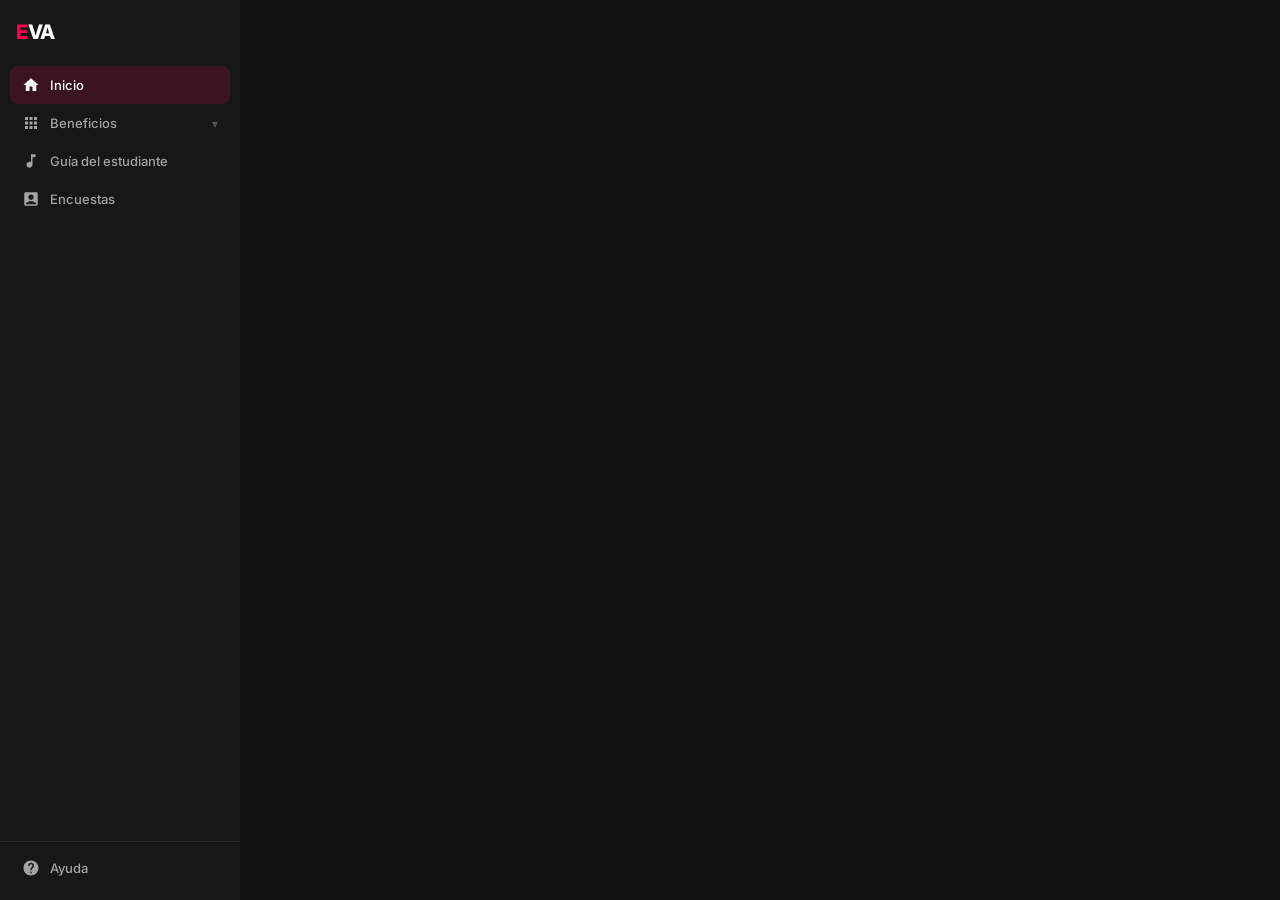
<file: nav-beneficios.html>
<!doctype html>
<html lang="es">
<head>
  <meta charset="UTF-8" />
  <meta name="viewport" content="width=device-width, initial-scale=1.0" />
  <title>Nav - Beneficios (demo)</title>
  <link rel="preconnect" href="https://fonts.googleapis.com" />
  <link rel="preconnect" href="https://fonts.gstatic.com" crossorigin />
  <link href="https://fonts.googleapis.com/css2?family=Inter:wght@400;500;600;700;800&display=swap" rel="stylesheet" />
  <style>
    * { margin: 0; padding: 0; box-sizing: border-box; }

    body {
      font-family: 'Inter', sans-serif;
      background: #111;
      display: flex;
      height: 100vh;
      overflow: hidden;
    }

    /* ===== SIDEBAR ===== */
    .sidebar {
      width: 240px;
      background: #171717;
      display: flex;
      flex-direction: column;
      color: #fff;
    }

    /* Header del sidebar */
    .sidebar-head {
      display: flex;
      align-items: center;
      gap: 10px;
      padding: 20px 16px 18px;
    }
    .sidebar-head .logo {
      font-size: 20px;
      font-weight: 800;
      letter-spacing: -0.3px;
    }
    .sidebar-head .logo span { color: #fe004e; }

    /* Navegación */
    .sidebar-nav {
      flex: 1;
      overflow-y: auto;
      padding: 4px 10px;
      display: flex;
      flex-direction: column;
    }

    /* ---- Items principales ---- */
    .nav-item {
      display: flex;
      align-items: center;
      gap: 10px;
      padding: 10px 12px;
      border-radius: 8px;
      font-size: 13px;
      font-weight: 500;
      color: #a3a3a3;
      cursor: pointer;
      transition: background 0.12s, color 0.12s;
    }
    .nav-item:hover {
      background: rgba(255,255,255,0.04);
      color: #ddd;
    }
    .nav-item.active {
      background: rgba(254,0,78,0.15);
      color: #fff;
    }

    /* Icono SVG a la izquierda */
    .nav-item svg {
      width: 18px;
      height: 18px;
      fill: currentColor;
      flex-shrink: 0;
    }

    /* Flecha indicadora a la derecha */
    .nav-item .arrow {
      margin-left: auto;
      font-size: 12px;
      color: #555;
      transition: transform 0.25s ease;
      display: inline-block;
    }
    .nav-item .arrow.open {
      transform: rotate(180deg);
    }

    /* ---- Submenú (collapsible) ---- */
    .nav-sub {
      padding: 0 10px 0 42px;
      display: flex;
      flex-direction: column;
      gap: 2px;
      max-height: 0;
      overflow: hidden;
      transition: max-height 0.35s ease, padding 0.35s ease;
    }
    .nav-sub.open {
      max-height: 220px;
      padding: 2px 10px 8px 42px;
    }

    /* Sub-items */
    .nav-sub-item {
      display: flex;
      align-items: center;
      gap: 10px;
      padding: 8px 12px;
      border-radius: 6px;
      font-size: 12.5px;
      font-weight: 400;
      color: #888;
      cursor: pointer;
      transition: background 0.12s, color 0.12s;
    }
    .nav-sub-item:hover {
      background: rgba(255,255,255,0.04);
      color: #fff;
    }
    .nav-sub-item.active {
      color: #fff;
      background: rgba(254,0,78,0.12);
      font-weight: 500;
    }

    /* Icono en sub-items */
    .nav-sub-item svg {
      width: 15px;
      height: 15px;
      fill: currentColor;
      flex-shrink: 0;
    }

    /* ---- Separador ---- */
    .sidebar-divider {
      height: 1px;
      background: rgba(255,255,255,0.06);
      margin: 12px 12px 8px;
    }

    /* ---- Zona de ayuda (sidebar-bottom) ---- */
    .sidebar-bottom {
      padding: 8px 10px 14px;
      border-top: 1px solid rgba(255,255,255,0.06);
    }
    .sidebar-bottom-item {
      display: flex;
      align-items: center;
      gap: 10px;
      padding: 9px 12px;
      border-radius: 8px;
      font-size: 13px;
      font-weight: 500;
      color: #a3a3a3;
      cursor: pointer;
      transition: background 0.12s, color 0.12s;
    }
    .sidebar-bottom-item:hover {
      background: rgba(255,255,255,0.04);
      color: #ddd;
    }
    .sidebar-bottom-item svg {
      width: 18px;
      height: 18px;
      fill: currentColor;
      flex-shrink: 0;
    }
  </style>
</head>
<body>

  <!-- ===== SIDEBAR ===== -->
  <aside class="sidebar">
    <div class="sidebar-head">
      <div class="logo"><span>E</span>VA</div>
    </div>

    <nav class="sidebar-nav">

      <!-- Elemento: Inicio -->
      <div class="nav-item active">
        <svg viewBox="0 0 24 24"><path d="M10 20v-6h4v6h5v-8h3L12 3 2 12h3v8z"/></svg>
        Inicio
      </div>

      <!-- Elemento: Beneficios (con flecha + submenú) -->
      <div class="nav-item" id="beneficiosToggle">
        <!-- Icono de cuadrícula (grid) -->
        <svg viewBox="0 0 24 24"><path d="M4 8h4V4H4v4zm6 12h4v-4h-4v4zm-6 0h4v-4H4v4zm0-6h4v-4H4v4zm6 0h4v-4h-4v4zm6-10v4h4V4h-4zm-6 4h4V4h-4v4zm6 6h4v-4h-4v4zm0 6h4v-4h-4v4z"/></svg>
        Beneficios
        <span class="arrow">▾</span>
      </div>

      <!-- Submenú de Beneficios -->
      <div class="nav-sub" id="beneficiosSub">
        <!-- Mis referidos -->
        <div class="nav-sub-item">
          <svg viewBox="0 0 24 24"><path d="M12 12c2.21 0 4-1.79 4-4s-1.79-4-4-4-4 1.79-4 4 1.79 4 4 4zm0 2c-2.67 0-8 1.34-8 4v2h16v-2c0-2.66-5.33-4-8-4z"/></svg>
          Mis referidos
        </div>
        <!-- Reserva de espacios -->
        <div class="nav-sub-item">
          <svg viewBox="0 0 24 24"><path d="M12 12c2.21 0 4-1.79 4-4s-1.79-4-4-4-4 1.79-4 4 1.79 4 4 4zm0 2c-2.67 0-8 1.34-8 4v2h16v-2c0-2.66-5.33-4-8-4z"/></svg>
          Reserva de espacios
        </div>
        <!-- Orientación psicológica -->
        <div class="nav-sub-item">
          <svg viewBox="0 0 24 24"><path d="M12 12c2.21 0 4-1.79 4-4s-1.79-4-4-4-4 1.79-4 4 1.79 4 4 4zm0 2c-2.67 0-8 1.34-8 4v2h16v-2c0-2.66-5.33-4-8-4z"/></svg>
          Orientación psicológica
        </div>
        <!-- Becas -->
        <div class="nav-sub-item">
          <svg viewBox="0 0 24 24"><path d="M12 12c2.21 0 4-1.79 4-4s-1.79-4-4-4-4 1.79-4 4 1.79 4 4 4zm0 2c-2.67 0-8 1.34-8 4v2h16v-2c0-2.66-5.33-4-8-4z"/></svg>
          Becas
        </div>
      </div>

      <!-- Elemento: Guía del estudiante -->
      <div class="nav-item">
        <svg viewBox="0 0 24 24"><path d="M12 3v10.55c-.59-.34-1.27-.55-2-.55-2.21 0-4 1.79-4 4s1.79 4 4 4 4-1.79 4-4V7h4V3h-6z"/></svg>
        Guía del estudiante
      </div>

      <!-- Elemento: Encuestas -->
      <div class="nav-item">
        <svg viewBox="0 0 24 24"><path d="M19 3H5c-1.1 0-2 .9-2 2v14c0 1.1.9 2 2 2h14c1.1 0 2-.9 2-2V5c0-1.1-.9-2-2-2zm-7 3c1.93 0 3.5 1.57 3.5 3.5S13.93 13 12 13s-3.5-1.57-3.5-3.5S10.07 6 12 6zm7 13H5v-.23c0-.62.28-1.2.76-1.58C7.47 15.82 9.64 15 12 15s4.53.82 6.24 2.19c.48.38.76.97.76 1.58V19z"/></svg>
        Encuestas
      </div>
    </nav>

    <!-- Sidebar bottom: Ayuda -->
    <div class="sidebar-bottom">
      <div class="sidebar-bottom-item" id="helpSidebar">
        <svg viewBox="0 0 24 24"><path d="M12 2C6.48 2 2 6.48 2 12s4.48 10 10 10 10-4.48 10-10S17.52 2 12 2zm1 17h-2v-2h2v2zm2.07-7.75l-.9.92C13.45 12.9 13 13.5 13 15h-2v-.5c0-1.1.45-2.1 1.17-2.83l1.24-1.26c.37-.36.59-.86.59-1.41 0-1.1-.9-2-2-2s-2 .9-2 2H8c0-2.21 1.79-4 4-4s4 1.79 4 4c0 .88-.36 1.68-.93 2.25z"/></svg>
        Ayuda
      </div>
    </div>
  </aside>

  <script>
    (function () {
      'use strict';

      /* ============================================
         BENEFICIOS — Toggle accordion
         ============================================ */

      // 1. Obtener referencias al toggle y al submenú
      var toggle = document.getElementById('beneficiosToggle');
      var sub = document.getElementById('beneficiosSub');
      var arrow = toggle ? toggle.querySelector('.arrow') : null;

      // 2. Si existe el submenú, abrirlo automáticamente cuando
      //    uno de sus hijos tenga clase "active" (en páginas hijas)
      if (sub) {
        var hasActive = sub.querySelector('.nav-sub-item.active');
        if (hasActive) {
          sub.classList.add('open');
          if (arrow) arrow.classList.add('open');
        }
      }

      // 3. Click en "Beneficios" → toggle open/close
      if (toggle) {
        toggle.addEventListener('click', function (e) {
          // Evitar que el evento se propague a otros handlers
          e.stopPropagation();

          // Alternar clase .open en el submenú
          if (sub) {
            sub.classList.toggle('open');
          }
          // Rotar la flecha
          if (arrow) {
            arrow.classList.toggle('open');
          }
        });
      }
    })();
  </script>

</body>
</html>
</file>
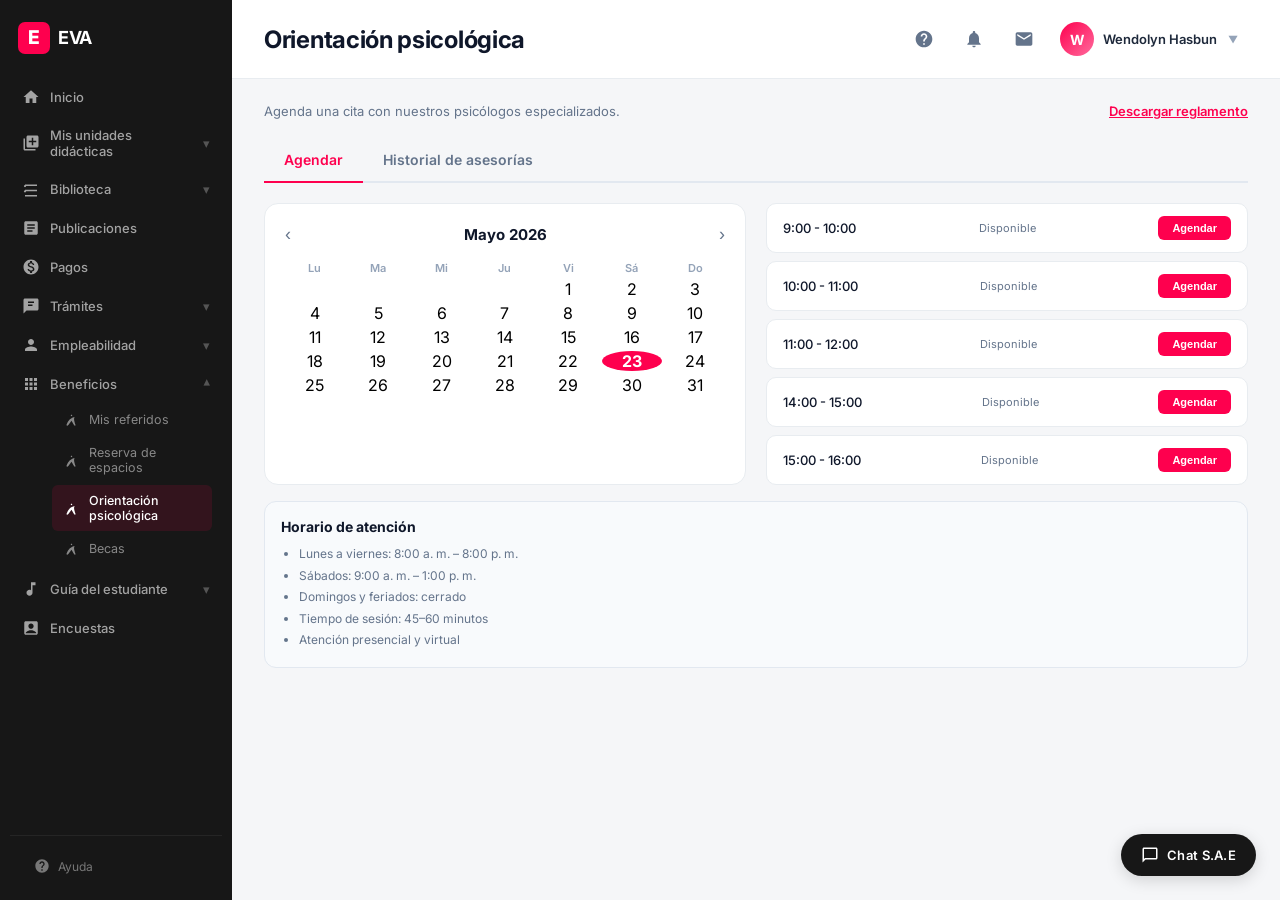
<file: orientacion-psicologica.html>
<!doctype html>
<html lang="es">
<head>
  <meta charset="UTF-8" />
  <meta name="viewport" content="width=device-width, initial-scale=1.0" />
  <title>EVA - Orientación psicológica</title>
  <link rel="preconnect" href="https://fonts.googleapis.com" />
  <link rel="preconnect" href="https://fonts.gstatic.com" crossorigin />
  <link href="https://fonts.googleapis.com/css2?family=Inter:wght@300;400;500;600;700;800&display=swap" rel="stylesheet" />
  <link rel="stylesheet" href="css/style.css" />
</head>
<body>

<div class="overlay" id="overlay"></div>

<aside class="sidebar" id="sidebar">
  <div class="sidebar-head">
    <div class="sidebar-logo">
      <svg viewBox="0 0 88 32" fill="none">
        <rect x="0" y="0" width="32" height="32" rx="7" fill="#FE004E"/>
        <text x="16" y="22" font-family="Inter" font-weight="800" font-size="19" fill="white" text-anchor="middle">E</text>
        <text x="40" y="22" font-family="Inter" font-weight="700" font-size="18" fill="white" letter-spacing="-0.4">EVA</text>
      </svg>
    </div>
    <div class="sidebar-close" id="sidebarClose">
      <svg viewBox="0 0 24 24"><path d="M19 6.41L17.59 5 12 10.59 6.41 5 5 6.41 10.59 12 5 17.59 6.41 19 12 13.41 17.59 19 19 17.59 13.41 12z"/></svg>
    </div>
  </div>

  <nav class="sidebar-nav">
    <div class="nav-item" data-href="dashboard.html">
      <svg viewBox="0 0 24 24"><path d="M10 20v-6h4v6h5v-8h3L12 3 2 12h3v8z"/></svg>
      Inicio
    </div>
    <div class="nav-item" data-href="unidades-didacticas.html">
      <svg viewBox="0 0 24 24"><path d="M4 6H2v14c0 1.1.9 2 2 2h14v-2H4V6zm16-4H8c-1.1 0-2 .9-2 2v12c0 1.1.9 2 2 2h12c1.1 0 2-.9 2-2V4c0-1.1-.9-2-2-2zm-1 9h-4v4h-2v-4H9V9h4V5h2v4h4v2z"/></svg>
      Mis unidades didácticas
      <span class="arrow">▾</span>
    </div>
    <div class="nav-item" data-href="biblioteca.html">
      <svg viewBox="0 0 24 24"><path d="M4 20h16v2H4zm0-14h16v2H4zm0 7h16v2H4zm0-3.5A1.5 1.5 0 0 1 2.5 8 1.5 1.5 0 0 1 4 6.5 1.5 1.5 0 0 1 5.5 8 1.5 1.5 0 0 1 4 9.5zm0 7A1.5 1.5 0 0 1 2.5 15 1.5 1.5 0 0 1 4 13.5 1.5 1.5 0 0 1 5.5 15 1.5 1.5 0 0 1 4 16.5z"/></svg>
      Biblioteca
      <span class="arrow">▾</span>
    </div>
    <div class="nav-item" data-href="publicaciones.html">
      <svg viewBox="0 0 24 24"><path d="M19 3H5c-1.1 0-2 .9-2 2v14c0 1.1.9 2 2 2h14c1.1 0 2-.9 2-2V5c0-1.1-.9-2-2-2zm-5 14H7v-2h7v2zm3-4H7v-2h10v2zm0-4H7V7h10v2z"/></svg>
      Publicaciones
    </div>
    <div class="nav-item" data-href="pagos.html">
      <svg viewBox="0 0 24 24"><path d="M12 2C6.48 2 2 6.48 2 12s4.48 10 10 10 10-4.48 10-10S17.52 2 12 2zm1.41 16.09V20h-2.67v-1.93c-1.71-.36-3.16-1.46-3.27-3.4h1.96c.1 1.05.82 1.87 2.65 1.87 1.96 0 2.4-.98 2.4-1.59 0-.83-.44-1.61-2.67-2.14-2.48-.6-4.18-1.62-4.18-3.67 0-1.72 1.39-2.84 3.11-3.21V4h2.67v1.95c1.86.45 2.79 1.86 2.85 3.39H14.3c-.05-1.11-.64-1.87-2.22-1.87-1.5 0-2.4.68-2.4 1.64 0 .84.65 1.39 2.67 1.91s4.18 1.39 4.18 3.91c-.01 1.83-1.38 2.83-3.12 3.16z"/></svg>
      Pagos
    </div>
    <div class="nav-item" data-href="tramites.html">
      <svg viewBox="0 0 24 24"><path d="M20 2H4c-1.1 0-2 .9-2 2v18l4-4h14c1.1 0 2-.9 2-2V4c0-1.1-.9-2-2-2zm-6 10H8v-2h6v2zm2-4H8V6h8v2z"/></svg>
      Trámites
      <span class="arrow">▾</span>
    </div>
    <div class="nav-item" data-href="empleabilidad.html">
      <svg viewBox="0 0 24 24"><path d="M12 12c2.21 0 4-1.79 4-4s-1.79-4-4-4-4 1.79-4 4 1.79 4 4 4zm0 2c-2.67 0-8 1.34-8 4v2h16v-2c0-2.66-5.33-4-8-4z"/></svg>
      Empleabilidad
      <span class="arrow">▾</span>
    </div>
    <div class="nav-item" id="beneficiosToggle">
      <svg viewBox="0 0 24 24"><path d="M4 8h4V4H4v4zm6 12h4v-4h-4v4zm-6 0h4v-4H4v4zm0-6h4v-4H4v4zm6 0h4v-4h-4v4zm6-10v4h4V4h-4zm-6 4h4V4h-4v4zm6 6h4v-4h-4v4zm0 6h4v-4h-4v4z"/></svg>
      Beneficios
      <span class="arrow open">▾</span>
    </div>
    <div class="nav-sub open">
      <div class="nav-sub-item" data-href="beneficios.html">
        <svg viewBox="0 0 24 24"><path d="M17 8C8 10 5.9 16.17 3.82 21.34L5.71 22l1.59-1.59L12 14l3.47 5.82L17 22l1.7-.71c-1.77-4.77-3.7-10.29-1.7-13.29zM12 4l-1.41 1.41L12 6.83l1.41-1.42z"/></svg>
      Mis referidos
      </div>
      <div class="nav-sub-item" onclick="window.open('https://zoom.zegel.edu.pe/ReservaSitio/Index?token=+jsBH0DUcY3SDnUIapbG7QP1TNVJ6dY/ug/RdZ8b6zHuHjVVjV4rwanb1O5OU80AW90XvR/XjB8qbtmmIU2NhQ==', '_blank')">
        <svg viewBox="0 0 24 24"><path d="M17 8C8 10 5.9 16.17 3.82 21.34L5.71 22l1.59-1.59L12 14l3.47 5.82L17 22l1.7-.71c-1.77-4.77-3.7-10.29-1.7-13.29zM12 4l-1.41 1.41L12 6.83l1.41-1.42z"/></svg>
      Reserva de espacios
      </div>
      <div class="nav-sub-item active" data-href="orientacion-psicologica.html">
        <svg viewBox="0 0 24 24"><path d="M17 8C8 10 5.9 16.17 3.82 21.34L5.71 22l1.59-1.59L12 14l3.47 5.82L17 22l1.7-.71c-1.77-4.77-3.7-10.29-1.7-13.29zM12 4l-1.41 1.41L12 6.83l1.41-1.42z"/></svg>
      Orientación psicológica
      </div>
      <div class="nav-sub-item" data-href="becas.html">
        <svg viewBox="0 0 24 24"><path d="M17 8C8 10 5.9 16.17 3.82 21.34L5.71 22l1.59-1.59L12 14l3.47 5.82L17 22l1.7-.71c-1.77-4.77-3.7-10.29-1.7-13.29zM12 4l-1.41 1.41L12 6.83l1.41-1.42z"/></svg>
      Becas
      </div>
    </div>
    <div class="nav-item" data-href="guia-estudiante.html">
      <svg viewBox="0 0 24 24"><path d="M12 3v10.55c-.59-.34-1.27-.55-2-.55-2.21 0-4 1.79-4 4s1.79 4 4 4 4-1.79 4-4V7h4V3h-6z"/></svg>
      Guía del estudiante
      <span class="arrow">▾</span>
    </div>
    <div class="nav-item" data-href="encuestas.html">
      <svg viewBox="0 0 24 24"><path d="M19 3H5c-1.1 0-2 .9-2 2v14c0 1.1.9 2 2 2h14c1.1 0 2-.9 2-2V5c0-1.1-.9-2-2-2zm-7 3c1.93 0 3.5 1.57 3.5 3.5S13.93 13 12 13s-3.5-1.57-3.5-3.5S10.07 6 12 6zm7 13H5v-.23c0-.62.28-1.2.76-1.58C7.47 15.82 9.64 15 12 15s4.53.82 6.24 2.19c.48.38.76.97.76 1.58V19z"/></svg>
      Encuestas
    </div>
      <div class="sidebar-bottom">
        <div class="sidebar-bottom-item" id="helpSidebar">
          <svg viewBox="0 0 24 24"><path d="M12 2C6.48 2 2 6.48 2 12s4.48 10 10 10 10-4.48 10-10S17.52 2 12 2zm1 17h-2v-2h2v2zm2.07-7.75l-.9.92C13.45 12.9 13 13.5 13 15h-2v-.5c0-1.1.45-2.1 1.17-2.83l1.24-1.26c.37-.36.59-.86.59-1.41 0-1.1-.9-2-2-2s-2 .9-2 2H8c0-2.21 1.79-4 4-4s4 1.79 4 4c0 .88-.36 1.68-.93 2.25z"/></svg>
          Ayuda
        </div>
      </div>
    </nav>
  </aside>

<div class="content">
  <div class="topbar">
    <div class="topbar-left">
      <div class="hamburger" id="hamburger">
        <span></span><span></span><span></span>
      </div>
      <h1>Orientación psicológica</h1>
    </div>
    <div class="top-actions">
      <div class="btn-icon help-icon" aria-label="Ayuda">
        <svg viewBox="0 0 24 24"><path d="M12 2C6.48 2 2 6.48 2 12s4.48 10 10 10 10-4.48 10-10S17.52 2 12 2zm1 17h-2v-2h2v2zm2.07-7.75l-.9.92C13.45 12.9 13 13.5 13 15h-2v-.5c0-1.1.45-2.1 1.17-2.83l1.24-1.26c.37-.36.59-.86.59-1.41 0-1.1-.9-2-2-2s-2 .9-2 2H8c0-2.21 1.79-4 4-4s4 1.79 4 4c0 .88-.36 1.68-.93 2.25z"/></svg>
      </div>
      <div class="btn-icon" aria-label="Notificaciones">
        <svg viewBox="0 0 24 24"><path d="M12 22c1.1 0 2-.9 2-2h-4c0 1.1.89 2 2 2zm6-6v-5c0-3.07-1.64-5.64-4.5-6.32V4c0-.83-.67-1.5-1.5-1.5s-1.5.67-1.5 1.5v.68C7.63 5.36 6 7.92 6 11v5l-2 2v1h16v-1l-2-2z"/></svg>
      </div>
      <div class="btn-icon" aria-label="Mensajes">
        <svg viewBox="0 0 24 24"><path d="M20 4H4c-1.1 0-2 .9-2 2v12c0 1.1.9 2 2 2h16c1.1 0 2-.9 2-2V6c0-1.1-.9-2-2-2zm0 4l-8 5-8-5V6l8 5 8-5v2z"/></svg>
      </div>
      <div class="user-prof" id="userProf">
        <div class="user-av" id="avatarLetter">W</div>
        <span class="user-name" id="userName">Wendolyn Hasbun</span>
        <span class="user-arrow">▼</span>
        <div class="user-dropdown" id="userDropdown">
          <div class="dropdown-item" id="logoutBtn">
            <svg viewBox="0 0 24 24"><path d="M17 7l-1.41 1.41L18.17 11H8v2h10.17l-2.58 2.58L17 17l5-5zM4 5h8V3H4c-1.1 0-2 .9-2 2v14c0 1.1.9 2 2 2h8v-2H4V5z"/></svg>
            Cerrar sesión
          </div>
        </div>
      </div>
    </div>
  </div>

  <div class="main-area">
    <div class="center" style="padding-bottom:80px">
      
<div style="display:flex;align-items:center;justify-content:space-between;flex-wrap:wrap;gap:10px;margin-bottom:20px;">
  <p style="font-size:13px;color:#64748b;margin:0;">Agenda una cita con nuestros psicólogos especializados.</p>
  <a href="#" onclick="event.preventDefault();alert('Descargando reglamento de orientación psicológica...')" style="font-size:13px;font-weight:600;color:#fe004e;text-decoration:underline;cursor:pointer;">Descargar reglamento</a>
</div>

<div class="psic-tabs" style="display:flex;gap:0;margin-bottom:20px;border-bottom:2px solid #e2e8f0;">
  <div class="psic-tab active" onclick="switchPsicTab(this,'agendar')" style="padding:12px 20px;font-size:14px;font-weight:600;color:#fe004e;border-bottom:2px solid #fe004e;margin-bottom:-2px;cursor:pointer;">Agendar</div>
  <div class="psic-tab" onclick="switchPsicTab(this,'historial')" style="padding:12px 20px;font-size:14px;font-weight:600;color:#64748b;cursor:pointer;">Historial de asesorías</div>
</div>

<div id="psicAgendar" style="display:grid;grid-template-columns:1fr 1fr;gap:20px;">
  <div class="psic-calendar" style="background:#fff;border:1px solid #e8ecf0;border-radius:14px;padding:20px;">
    <div style="display:flex;align-items:center;justify-content:space-between;margin-bottom:16px;">
      <button onclick="alert('Navegación de calendario no disponible.')" style="border:none;background:none;font-size:18px;cursor:pointer;color:#64748b;">‹</button>
      <span style="font-size:15px;font-weight:700;color:#0f172a;">Mayo 2026</span>
      <button onclick="alert('Navegación de calendario no disponible.')" style="border:none;background:none;font-size:18px;cursor:pointer;color:#64748b;">›</button>
    </div>
    <div style="display:grid;grid-template-columns:repeat(7,1fr);gap:4px;text-align:center;">
      <span style="font-size:11px;color:#94a3b8;font-weight:600;">Lu</span><span style="font-size:11px;color:#94a3b8;font-weight:600;">Ma</span><span style="font-size:11px;color:#94a3b8;font-weight:600;">Mi</span><span style="font-size:11px;color:#94a3b8;font-weight:600;">Ju</span><span style="font-size:11px;color:#94a3b8;font-weight:600;">Vi</span><span style="font-size:11px;color:#94a3b8;font-weight:600;">Sá</span><span style="font-size:11px;color:#94a3b8;font-weight:600;">Do</span>
      <span></span><span></span><span></span><span></span><span>1</span><span>2</span><span>3</span>
      <span>4</span><span>5</span><span>6</span><span>7</span><span>8</span><span>9</span><span>10</span>
      <span>11</span><span>12</span><span>13</span><span>14</span><span>15</span><span>16</span><span>17</span>
      <span>18</span><span>19</span><span>20</span><span>21</span><span>22</span><span style="background:#fe004e;color:#fff;border-radius:50%;font-weight:700;">23</span><span>24</span>
      <span>25</span><span>26</span><span>27</span><span>28</span><span>29</span><span>30</span><span>31</span>
    </div>
  </div>
  <div style="display:flex;flex-direction:column;gap:8px;">
    <div style="display:flex;justify-content:space-between;align-items:center;padding:12px 16px;background:#fff;border:1px solid #e8ecf0;border-radius:10px;"><span style="font-size:13px;color:#0f172a;font-weight:500;">9:00 - 10:00</span><span style="font-size:11px;color:#64748b;">Disponible</span><button onclick="alert('Cita agendada para las 9:00.')" style="padding:6px 14px;background:#fe004e;color:#fff;border:none;border-radius:6px;font-size:11px;font-weight:600;cursor:pointer;">Agendar</button></div>
    <div style="display:flex;justify-content:space-between;align-items:center;padding:12px 16px;background:#fff;border:1px solid #e8ecf0;border-radius:10px;"><span style="font-size:13px;color:#0f172a;font-weight:500;">10:00 - 11:00</span><span style="font-size:11px;color:#64748b;">Disponible</span><button onclick="alert('Cita agendada para las 10:00.')" style="padding:6px 14px;background:#fe004e;color:#fff;border:none;border-radius:6px;font-size:11px;font-weight:600;cursor:pointer;">Agendar</button></div>
    <div style="display:flex;justify-content:space-between;align-items:center;padding:12px 16px;background:#fff;border:1px solid #e8ecf0;border-radius:10px;"><span style="font-size:13px;color:#0f172a;font-weight:500;">11:00 - 12:00</span><span style="font-size:11px;color:#64748b;">Disponible</span><button onclick="alert('Cita agendada para las 11:00.')" style="padding:6px 14px;background:#fe004e;color:#fff;border:none;border-radius:6px;font-size:11px;font-weight:600;cursor:pointer;">Agendar</button></div>
    <div style="display:flex;justify-content:space-between;align-items:center;padding:12px 16px;background:#fff;border:1px solid #e8ecf0;border-radius:10px;"><span style="font-size:13px;color:#0f172a;font-weight:500;">14:00 - 15:00</span><span style="font-size:11px;color:#64748b;">Disponible</span><button onclick="alert('Cita agendada para las 14:00.')" style="padding:6px 14px;background:#fe004e;color:#fff;border:none;border-radius:6px;font-size:11px;font-weight:600;cursor:pointer;">Agendar</button></div>
    <div style="display:flex;justify-content:space-between;align-items:center;padding:12px 16px;background:#fff;border:1px solid #e8ecf0;border-radius:10px;"><span style="font-size:13px;color:#0f172a;font-weight:500;">15:00 - 16:00</span><span style="font-size:11px;color:#64748b;">Disponible</span><button onclick="alert('Cita agendada para las 15:00.')" style="padding:6px 14px;background:#fe004e;color:#fff;border:none;border-radius:6px;font-size:11px;font-weight:600;cursor:pointer;">Agendar</button></div>
  </div>
</div>

<div id="psicHistorial" style="display:none;background:#fff;border:1px solid #e8ecf0;border-radius:14px;padding:40px;text-align:center;">
  <p style="font-size:14px;color:#64748b;">Historial de asesorías próximamente.</p>
</div>

<div style="background:#f8fafc;border:1px solid #e2e8f0;border-radius:12px;padding:16px;margin-top:16px;">
  <h4 style="font-size:14px;font-weight:700;color:#0f172a;margin:0 0 8px;">Horario de atención</h4>
  <ul style="margin:0;padding:0 0 0 18px;font-size:12px;color:#64748b;line-height:1.8;">
    <li>Lunes a viernes: 8:00 a. m. – 8:00 p. m.</li>
    <li>Sábados: 9:00 a. m. – 1:00 p. m.</li>
    <li>Domingos y feriados: cerrado</li>
    <li>Tiempo de sesión: 45–60 minutos</li>
    <li>Atención presencial y virtual</li>
  </ul>
</div>

      <a class="chat-float" href="https://wa.me/51999999999" target="_blank">
        <svg viewBox="0 0 24 24"><path d="M20 2H4c-1.1 0-2 .9-2 2v18l4-4h14c1.1 0 2-.9 2-2V4c0-1.1-.9-2-2-2zm0 14H5.17L4 17.17V4h16v12z"/></svg>
        Chat S.A.E
      </a>
    </div>
  </div>

  <script src="js/main.js"></script>
  <script>
function switchPsicTab(el, tab) {
  document.querySelectorAll('.psic-tab').forEach(function(t) { t.style.color = '#64748b'; t.style.borderBottom = '2px solid transparent'; });
  el.style.color = '#fe004e'; el.style.borderBottom = '2px solid #fe004e';
  document.getElementById('psicAgendar').style.display = tab === 'agendar' ? 'grid' : 'none';
  document.getElementById('psicHistorial').style.display = tab === 'historial' ? 'block' : 'none';
}
</script>
</body>
</html>
</file>
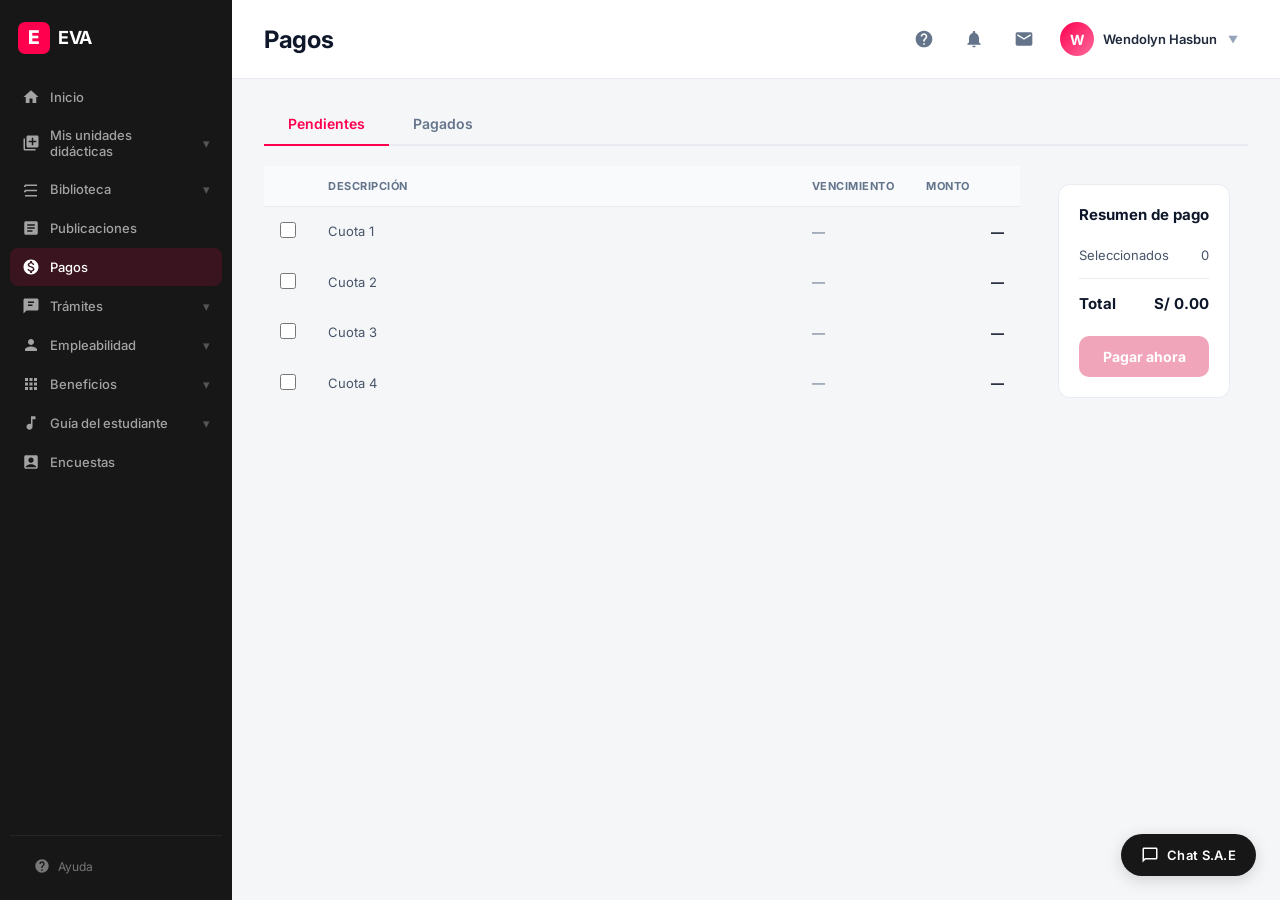
<file: pagos.html>
<!doctype html>
<html lang="es">
<head>
  <meta charset="UTF-8" />
  <meta name="viewport" content="width=device-width, initial-scale=1.0" />
  <title>EVA - Pagos</title>
  <link rel="preconnect" href="https://fonts.googleapis.com" />
  <link rel="preconnect" href="https://fonts.gstatic.com" crossorigin />
  <link href="https://fonts.googleapis.com/css2?family=Inter:wght@300;400;500;600;700;800&display=swap" rel="stylesheet" />
  <link rel="stylesheet" href="css/style.css" />
</head>
<body>

<div class="overlay" id="overlay"></div>

<aside class="sidebar" id="sidebar">
  <div class="sidebar-head">
    <div class="sidebar-logo">
      <svg viewBox="0 0 88 32" fill="none">
        <rect x="0" y="0" width="32" height="32" rx="7" fill="#FE004E"/>
        <text x="16" y="22" font-family="Inter" font-weight="800" font-size="19" fill="white" text-anchor="middle">E</text>
        <text x="40" y="22" font-family="Inter" font-weight="700" font-size="18" fill="white" letter-spacing="-0.4">EVA</text>
      </svg>
    </div>
    <div class="sidebar-close" id="sidebarClose">
      <svg viewBox="0 0 24 24"><path d="M19 6.41L17.59 5 12 10.59 6.41 5 5 6.41 10.59 12 5 17.59 6.41 19 12 13.41 17.59 19 19 17.59 13.41 12z"/></svg>
    </div>
  </div>

  <nav class="sidebar-nav">
    <div class="nav-item" data-href="dashboard.html">
      <svg viewBox="0 0 24 24"><path d="M10 20v-6h4v6h5v-8h3L12 3 2 12h3v8z"/></svg>
      Inicio
    </div>
    <div class="nav-item" data-href="unidades-didacticas.html">
      <svg viewBox="0 0 24 24"><path d="M4 6H2v14c0 1.1.9 2 2 2h14v-2H4V6zm16-4H8c-1.1 0-2 .9-2 2v12c0 1.1.9 2 2 2h12c1.1 0 2-.9 2-2V4c0-1.1-.9-2-2-2zm-1 9h-4v4h-2v-4H9V9h4V5h2v4h4v2z"/></svg>
      Mis unidades didácticas
      <span class="arrow">▾</span>
    </div>
    <div class="nav-item" data-href="biblioteca.html">
      <svg viewBox="0 0 24 24"><path d="M4 20h16v2H4zm0-14h16v2H4zm0 7h16v2H4zm0-3.5A1.5 1.5 0 0 1 2.5 8 1.5 1.5 0 0 1 4 6.5 1.5 1.5 0 0 1 5.5 8 1.5 1.5 0 0 1 4 9.5zm0 7A1.5 1.5 0 0 1 2.5 15 1.5 1.5 0 0 1 4 13.5 1.5 1.5 0 0 1 5.5 15 1.5 1.5 0 0 1 4 16.5z"/></svg>
      Biblioteca
      <span class="arrow">▾</span>
    </div>
    <div class="nav-item" data-href="publicaciones.html">
      <svg viewBox="0 0 24 24"><path d="M19 3H5c-1.1 0-2 .9-2 2v14c0 1.1.9 2 2 2h14c1.1 0 2-.9 2-2V5c0-1.1-.9-2-2-2zm-5 14H7v-2h7v2zm3-4H7v-2h10v2zm0-4H7V7h10v2z"/></svg>
      Publicaciones
    </div>
    <div class="nav-item active" data-href="pagos.html">
      <svg viewBox="0 0 24 24"><path d="M12 2C6.48 2 2 6.48 2 12s4.48 10 10 10 10-4.48 10-10S17.52 2 12 2zm1.41 16.09V20h-2.67v-1.93c-1.71-.36-3.16-1.46-3.27-3.4h1.96c.1 1.05.82 1.87 2.65 1.87 1.96 0 2.4-.98 2.4-1.59 0-.83-.44-1.61-2.67-2.14-2.48-.6-4.18-1.62-4.18-3.67 0-1.72 1.39-2.84 3.11-3.21V4h2.67v1.95c1.86.45 2.79 1.86 2.85 3.39H14.3c-.05-1.11-.64-1.87-2.22-1.87-1.5 0-2.4.68-2.4 1.64 0 .84.65 1.39 2.67 1.91s4.18 1.39 4.18 3.91c-.01 1.83-1.38 2.83-3.12 3.16z"/></svg>
      Pagos
    </div>
    <div class="nav-item" data-href="tramites.html">
      <svg viewBox="0 0 24 24"><path d="M20 2H4c-1.1 0-2 .9-2 2v18l4-4h14c1.1 0 2-.9 2-2V4c0-1.1-.9-2-2-2zm-6 10H8v-2h6v2zm2-4H8V6h8v2z"/></svg>
      Trámites
      <span class="arrow">▾</span>
    </div>
    <div class="nav-item" data-href="empleabilidad.html">
      <svg viewBox="0 0 24 24"><path d="M12 12c2.21 0 4-1.79 4-4s-1.79-4-4-4-4 1.79-4 4 1.79 4 4 4zm0 2c-2.67 0-8 1.34-8 4v2h16v-2c0-2.66-5.33-4-8-4z"/></svg>
      Empleabilidad
      <span class="arrow">▾</span>
    </div>
    <div class="nav-item" id="beneficiosToggle">
      <svg viewBox="0 0 24 24"><path d="M4 8h4V4H4v4zm6 12h4v-4h-4v4zm-6 0h4v-4H4v4zm0-6h4v-4H4v4zm6 0h4v-4h-4v4zm6-10v4h4V4h-4zm-6 4h4V4h-4v4zm6 6h4v-4h-4v4zm0 6h4v-4h-4v4z"/></svg>
      Beneficios
      <span class="arrow">▾</span>
    </div>
    <div class="nav-sub">
      <div class="nav-sub-item" data-href="beneficios.html">
        <svg viewBox="0 0 24 24"><path d="M17 8C8 10 5.9 16.17 3.82 21.34L5.71 22l1.59-1.59L12 14l3.47 5.82L17 22l1.7-.71c-1.77-4.77-3.7-10.29-1.7-13.29zM12 4l-1.41 1.41L12 6.83l1.41-1.42z"/></svg>
        Mis referidos
      </div>
      <div class="nav-sub-item" onclick="window.open('https://zoom.zegel.edu.pe/ReservaSitio/Index?token=+jsBH0DUcY3SDnUIapbG7QP1TNVJ6dY/ug/RdZ8b6zHuHjVVjV4rwanb1O5OU80AW90XvR/XjB8qbtmmIU2NhQ==', '_blank')">
        <svg viewBox="0 0 24 24"><path d="M17 8C8 10 5.9 16.17 3.82 21.34L5.71 22l1.59-1.59L12 14l3.47 5.82L17 22l1.7-.71c-1.77-4.77-3.7-10.29-1.7-13.29zM12 4l-1.41 1.41L12 6.83l1.41-1.42z"/></svg>
        Reserva de espacios
      </div>
      <div class="nav-sub-item" data-href="orientacion-psicologica.html">
        <svg viewBox="0 0 24 24"><path d="M17 8C8 10 5.9 16.17 3.82 21.34L5.71 22l1.59-1.59L12 14l3.47 5.82L17 22l1.7-.71c-1.77-4.77-3.7-10.29-1.7-13.29zM12 4l-1.41 1.41L12 6.83l1.41-1.42z"/></svg>
        Orientación psicológica
      </div>
      <div class="nav-sub-item" data-href="becas.html">
        <svg viewBox="0 0 24 24"><path d="M17 8C8 10 5.9 16.17 3.82 21.34L5.71 22l1.59-1.59L12 14l3.47 5.82L17 22l1.7-.71c-1.77-4.77-3.7-10.29-1.7-13.29zM12 4l-1.41 1.41L12 6.83l1.41-1.42z"/></svg>
        Becas
      </div>
    </div>
    <div class="nav-item" data-href="guia-estudiante.html">
      <svg viewBox="0 0 24 24"><path d="M12 3v10.55c-.59-.34-1.27-.55-2-.55-2.21 0-4 1.79-4 4s1.79 4 4 4 4-1.79 4-4V7h4V3h-6z"/></svg>
      Guía del estudiante
      <span class="arrow">▾</span>
    </div>
    <div class="nav-item" data-href="encuestas.html">
      <svg viewBox="0 0 24 24"><path d="M19 3H5c-1.1 0-2 .9-2 2v14c0 1.1.9 2 2 2h14c1.1 0 2-.9 2-2V5c0-1.1-.9-2-2-2zm-7 3c1.93 0 3.5 1.57 3.5 3.5S13.93 13 12 13s-3.5-1.57-3.5-3.5S10.07 6 12 6zm7 13H5v-.23c0-.62.28-1.2.76-1.58C7.47 15.82 9.64 15 12 15s4.53.82 6.24 2.19c.48.38.76.97.76 1.58V19z"/></svg>
      Encuestas
    </div>
      <div class="sidebar-bottom">
        <div class="sidebar-bottom-item" id="helpSidebar">
          <svg viewBox="0 0 24 24"><path d="M12 2C6.48 2 2 6.48 2 12s4.48 10 10 10 10-4.48 10-10S17.52 2 12 2zm1 17h-2v-2h2v2zm2.07-7.75l-.9.92C13.45 12.9 13 13.5 13 15h-2v-.5c0-1.1.45-2.1 1.17-2.83l1.24-1.26c.37-.36.59-.86.59-1.41 0-1.1-.9-2-2-2s-2 .9-2 2H8c0-2.21 1.79-4 4-4s4 1.79 4 4c0 .88-.36 1.68-.93 2.25z"/></svg>
          Ayuda
        </div>
      </div>
    </nav>
  </aside>

<div class="content">
  <div class="topbar">
    <div class="topbar-left">
      <div class="hamburger" id="hamburger">
        <span></span><span></span><span></span>
      </div>
      <h1>Pagos</h1>
    </div>
    <div class="top-actions">
      <div class="btn-icon help-icon" aria-label="Ayuda">
        <svg viewBox="0 0 24 24"><path d="M12 2C6.48 2 2 6.48 2 12s4.48 10 10 10 10-4.48 10-10S17.52 2 12 2zm1 17h-2v-2h2v2zm2.07-7.75l-.9.92C13.45 12.9 13 13.5 13 15h-2v-.5c0-1.1.45-2.1 1.17-2.83l1.24-1.26c.37-.36.59-.86.59-1.41 0-1.1-.9-2-2-2s-2 .9-2 2H8c0-2.21 1.79-4 4-4s4 1.79 4 4c0 .88-.36 1.68-.93 2.25z"/></svg>
      </div>
      <div class="btn-icon" aria-label="Notificaciones">
        <svg viewBox="0 0 24 24"><path d="M12 22c1.1 0 2-.9 2-2h-4c0 1.1.89 2 2 2zm6-6v-5c0-3.07-1.64-5.64-4.5-6.32V4c0-.83-.67-1.5-1.5-1.5s-1.5.67-1.5 1.5v.68C7.63 5.36 6 7.92 6 11v5l-2 2v1h16v-1l-2-2z"/></svg>
      </div>
      <div class="btn-icon" aria-label="Mensajes">
        <svg viewBox="0 0 24 24"><path d="M20 4H4c-1.1 0-2 .9-2 2v12c0 1.1.9 2 2 2h16c1.1 0 2-.9 2-2V6c0-1.1-.9-2-2-2zm0 4l-8 5-8-5V6l8 5 8-5v2z"/></svg>
      </div>
      <div class="user-prof" id="userProf">
        <div class="user-av" id="avatarLetter">W</div>
        <span class="user-name" id="userName">Wendolyn Hasbun</span>
        <span class="user-arrow">▼</span>
        <div class="user-dropdown" id="userDropdown">
          <div class="dropdown-item" id="logoutBtn">
            <svg viewBox="0 0 24 24"><path d="M17 7l-1.41 1.41L18.17 11H8v2h10.17l-2.58 2.58L17 17l5-5zM4 5h8V3H4c-1.1 0-2 .9-2 2v14c0 1.1.9 2 2 2h8v-2H4V5z"/></svg>
            Cerrar sesión
          </div>
        </div>
      </div>
    </div>
  </div>

  <div class="main-area">
    <div class="center" style="padding-bottom:80px">
      <div class="pay-tabs">
        <div class="pay-tab active" data-tab="pendientes">Pendientes</div>
        <div class="pay-tab" data-tab="pagados">Pagados</div>
      </div>

      <div id="payPendientes">
        <div class="pay-layout">
          <div class="pay-table-responsive" style="flex:1;min-width:280px;">
            <table class="pay-table">
              <thead><tr><th class="col-cb"></th><th>Descripción</th><th class="col-date">Vencimiento</th><th class="col-amount">Monto</th></tr></thead>
              <tbody>
                <tr><td class="col-cb"><input type="checkbox" /></td><td class="col-desc">Cuota 1</td><td class="col-date">—</td><td class="col-amount">—</td></tr>
                <tr><td class="col-cb"><input type="checkbox" /></td><td class="col-desc">Cuota 2</td><td class="col-date">—</td><td class="col-amount">—</td></tr>
                <tr><td class="col-cb"><input type="checkbox" /></td><td class="col-desc">Cuota 3</td><td class="col-date">—</td><td class="col-amount">—</td></tr>
                <tr><td class="col-cb"><input type="checkbox" /></td><td class="col-desc">Cuota 4</td><td class="col-date">—</td><td class="col-amount">—</td></tr>
              </tbody>
            </table>
          </div>
          <div class="pay-summary" id="paySummaryPanel">
            <h3>Resumen de pago</h3>
            <div class="summary-row"><span>Seleccionados</span><span>0</span></div>
            <div class="summary-divider"></div>
            <div class="summary-row total"><span>Total</span><span>S/ 0.00</span></div>
            <button class="pay-btn" disabled>Pagar ahora</button>
          </div>
        </div>
      </div>

      <div id="payPagados" class="hidden">
        <div style="display:flex;gap:10px;margin-bottom:16px;flex-wrap:wrap;">
          <div class="pay-subtab active">Cuotas</div>
          <div class="pay-subtab">Trámites</div>
        </div>
        <div class="pay-alert" style="background:#fef2f2;border-color:#fecaca;">
          <div class="pay-alert-left"><span style="color:#991b1b;">Revisa el cronograma de pagos actualizado.</span></div>
          <div class="pay-alert-right"><a href="#" id="btnCronograma">Ver cronograma actual</a></div>
        </div>
        <div class="pay-filters">
          <input type="text" class="pay-search" placeholder="Buscar..." />
          <select class="pay-select"><option>Filtrar por mes</option></select>
        </div>
        <div class="pay-table-responsive">
          <table class="pay-table">
            <thead><tr><th class="col-date">Fecha</th><th>Descripción</th><th class="col-amount">Monto</th><th class="col-comprobante">Comprobante</th></tr></thead>
            <tbody>
              <tr><td class="col-date">—</td><td class="col-desc">—</td><td class="col-amount">—</td><td class="col-comprobante"><a href="https://cdn.zegel.edu.pe/eva/public/pagos/manual-usuario-comprobante.pdf" target="_blank">Valida tu comprobante de pago</a></td></tr>
              <tr><td class="col-date">—</td><td class="col-desc">—</td><td class="col-amount">—</td><td class="col-comprobante">—</td></tr>
              <tr><td class="col-date">—</td><td class="col-desc">—</td><td class="col-amount">—</td><td class="col-comprobante">—</td></tr>
            </tbody>
          </table>
        </div>
        <div class="pay-footer">
          <div class="pay-count">Mostrando 1-3 de 3</div>
          <div class="pay-pagination">
            <span class="page-arrow">‹</span>
            <span class="page-num active">1</span>
            <span class="page-num">2</span>
            <span class="page-num">3</span>
            <span class="page-arrow">›</span>
          </div>
        </div>
      </div>

      <!-- Modal Cronograma -->
      <div class="modal-overlay" id="modalOverlay"></div>
      <div class="modal" id="modalCronograma">
        <div class="modal-head"><h3>Cronograma de pagos</h3><button class="modal-close" id="modalClose">✕</button></div>
        <div class="pay-table-responsive">
          <table class="modal-table">
            <thead><tr><th>Cuota</th><th>Fecha</th><th>Monto</th><th>Estado</th><th>Método</th><th>Comprobante</th></tr></thead>
            <tbody>
              <tr><td><strong>Matrícula</strong></td><td>—</td><td>—</td><td><span class="status-pendiente">Pendiente</span></td><td>—</td><td>—</td></tr>
              <tr><td>Cuota 1</td><td>—</td><td>—</td><td><span class="status-pendiente">Pendiente</span></td><td>—</td><td>—</td></tr>
              <tr><td>Cuota 2</td><td>—</td><td>—</td><td><span class="status-pendiente">Pendiente</span></td><td>—</td><td>—</td></tr>
              <tr><td>Cuota 3</td><td>—</td><td>—</td><td><span class="status-pendiente">Pendiente</span></td><td>—</td><td>—</td></tr>
              <tr><td>Cuota 4</td><td>—</td><td>—</td><td><span class="status-pendiente">Pendiente</span></td><td>—</td><td>—</td></tr>
            </tbody>
          </table>
        </div>
      </div>
      <a class="chat-float" href="https://wa.me/51999999999" target="_blank">
        <svg viewBox="0 0 24 24"><path d="M20 2H4c-1.1 0-2 .9-2 2v18l4-4h14c1.1 0 2-.9 2-2V4c0-1.1-.9-2-2-2zm0 14H5.17L4 17.17V4h16v12z"/></svg>
        Chat S.A.E
      </a>
    </div>
  </div>

  <script src="js/main.js"></script>
</body>
</html>
</file>
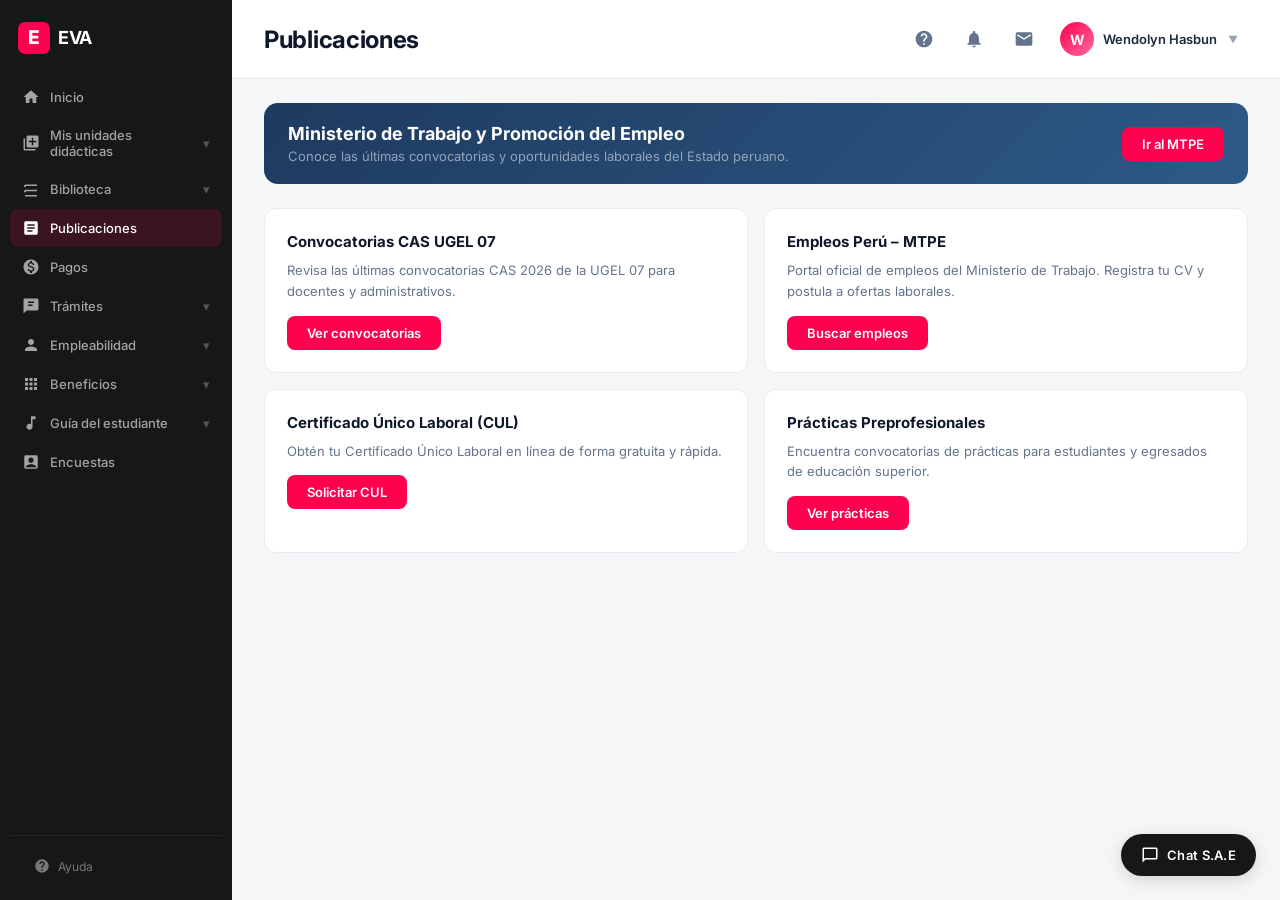
<file: publicaciones.html>
<!doctype html>
<html lang="es">
<head>
  <meta charset="UTF-8" />
  <meta name="viewport" content="width=device-width, initial-scale=1.0" />
  <title>EVA - Publicaciones</title>
  <link rel="preconnect" href="https://fonts.googleapis.com" />
  <link rel="preconnect" href="https://fonts.gstatic.com" crossorigin />
  <link href="https://fonts.googleapis.com/css2?family=Inter:wght@300;400;500;600;700;800&display=swap" rel="stylesheet" />
  <link rel="stylesheet" href="css/style.css" />
</head>
<body>

<div class="overlay" id="overlay"></div>

<aside class="sidebar" id="sidebar">
  <div class="sidebar-head">
    <div class="sidebar-logo">
      <svg viewBox="0 0 88 32" fill="none">
        <rect x="0" y="0" width="32" height="32" rx="7" fill="#FE004E"/>
        <text x="16" y="22" font-family="Inter" font-weight="800" font-size="19" fill="white" text-anchor="middle">E</text>
        <text x="40" y="22" font-family="Inter" font-weight="700" font-size="18" fill="white" letter-spacing="-0.4">EVA</text>
      </svg>
    </div>
    <div class="sidebar-close" id="sidebarClose">
      <svg viewBox="0 0 24 24"><path d="M19 6.41L17.59 5 12 10.59 6.41 5 5 6.41 10.59 12 5 17.59 6.41 19 12 13.41 17.59 19 19 17.59 13.41 12z"/></svg>
    </div>
  </div>

  <nav class="sidebar-nav">
    <div class="nav-item" data-href="dashboard.html">
      <svg viewBox="0 0 24 24"><path d="M10 20v-6h4v6h5v-8h3L12 3 2 12h3v8z"/></svg>
      Inicio
    </div>
    <div class="nav-item" data-href="unidades-didacticas.html">
      <svg viewBox="0 0 24 24"><path d="M4 6H2v14c0 1.1.9 2 2 2h14v-2H4V6zm16-4H8c-1.1 0-2 .9-2 2v12c0 1.1.9 2 2 2h12c1.1 0 2-.9 2-2V4c0-1.1-.9-2-2-2zm-1 9h-4v4h-2v-4H9V9h4V5h2v4h4v2z"/></svg>
      Mis unidades didácticas
      <span class="arrow">▾</span>
    </div>
    <div class="nav-item" data-href="biblioteca.html">
      <svg viewBox="0 0 24 24"><path d="M4 20h16v2H4zm0-14h16v2H4zm0 7h16v2H4zm0-3.5A1.5 1.5 0 0 1 2.5 8 1.5 1.5 0 0 1 4 6.5 1.5 1.5 0 0 1 5.5 8 1.5 1.5 0 0 1 4 9.5zm0 7A1.5 1.5 0 0 1 2.5 15 1.5 1.5 0 0 1 4 13.5 1.5 1.5 0 0 1 5.5 15 1.5 1.5 0 0 1 4 16.5z"/></svg>
      Biblioteca
      <span class="arrow">▾</span>
    </div>
    <div class="nav-item active" data-href="publicaciones.html">
      <svg viewBox="0 0 24 24"><path d="M19 3H5c-1.1 0-2 .9-2 2v14c0 1.1.9 2 2 2h14c1.1 0 2-.9 2-2V5c0-1.1-.9-2-2-2zm-5 14H7v-2h7v2zm3-4H7v-2h10v2zm0-4H7V7h10v2z"/></svg>
      Publicaciones
    </div>
    <div class="nav-item" data-href="pagos.html">
      <svg viewBox="0 0 24 24"><path d="M12 2C6.48 2 2 6.48 2 12s4.48 10 10 10 10-4.48 10-10S17.52 2 12 2zm1.41 16.09V20h-2.67v-1.93c-1.71-.36-3.16-1.46-3.27-3.4h1.96c.1 1.05.82 1.87 2.65 1.87 1.96 0 2.4-.98 2.4-1.59 0-.83-.44-1.61-2.67-2.14-2.48-.6-4.18-1.62-4.18-3.67 0-1.72 1.39-2.84 3.11-3.21V4h2.67v1.95c1.86.45 2.79 1.86 2.85 3.39H14.3c-.05-1.11-.64-1.87-2.22-1.87-1.5 0-2.4.68-2.4 1.64 0 .84.65 1.39 2.67 1.91s4.18 1.39 4.18 3.91c-.01 1.83-1.38 2.83-3.12 3.16z"/></svg>
      Pagos
    </div>
    <div class="nav-item" data-href="tramites.html">
      <svg viewBox="0 0 24 24"><path d="M20 2H4c-1.1 0-2 .9-2 2v18l4-4h14c1.1 0 2-.9 2-2V4c0-1.1-.9-2-2-2zm-6 10H8v-2h6v2zm2-4H8V6h8v2z"/></svg>
      Trámites
      <span class="arrow">▾</span>
    </div>
    <div class="nav-item" data-href="empleabilidad.html">
      <svg viewBox="0 0 24 24"><path d="M12 12c2.21 0 4-1.79 4-4s-1.79-4-4-4-4 1.79-4 4 1.79 4 4 4zm0 2c-2.67 0-8 1.34-8 4v2h16v-2c0-2.66-5.33-4-8-4z"/></svg>
      Empleabilidad
      <span class="arrow">▾</span>
    </div>
    <div class="nav-item" id="beneficiosToggle">
      <svg viewBox="0 0 24 24"><path d="M4 8h4V4H4v4zm6 12h4v-4h-4v4zm-6 0h4v-4H4v4zm0-6h4v-4H4v4zm6 0h4v-4h-4v4zm6-10v4h4V4h-4zm-6 4h4V4h-4v4zm6 6h4v-4h-4v4zm0 6h4v-4h-4v4z"/></svg>
      Beneficios
      <span class="arrow">▾</span>
    </div>
    <div class="nav-sub">
      <div class="nav-sub-item" data-href="beneficios.html">
        <svg viewBox="0 0 24 24"><path d="M17 8C8 10 5.9 16.17 3.82 21.34L5.71 22l1.59-1.59L12 14l3.47 5.82L17 22l1.7-.71c-1.77-4.77-3.7-10.29-1.7-13.29zM12 4l-1.41 1.41L12 6.83l1.41-1.42z"/></svg>
        Mis referidos
      </div>
      <div class="nav-sub-item" onclick="window.open('https://zoom.zegel.edu.pe/ReservaSitio/Index?token=+jsBH0DUcY3SDnUIapbG7QP1TNVJ6dY/ug/RdZ8b6zHuHjVVjV4rwanb1O5OU80AW90XvR/XjB8qbtmmIU2NhQ==', '_blank')">
        <svg viewBox="0 0 24 24"><path d="M17 8C8 10 5.9 16.17 3.82 21.34L5.71 22l1.59-1.59L12 14l3.47 5.82L17 22l1.7-.71c-1.77-4.77-3.7-10.29-1.7-13.29zM12 4l-1.41 1.41L12 6.83l1.41-1.42z"/></svg>
        Reserva de espacios
      </div>
      <div class="nav-sub-item" data-href="orientacion-psicologica.html">
        <svg viewBox="0 0 24 24"><path d="M17 8C8 10 5.9 16.17 3.82 21.34L5.71 22l1.59-1.59L12 14l3.47 5.82L17 22l1.7-.71c-1.77-4.77-3.7-10.29-1.7-13.29zM12 4l-1.41 1.41L12 6.83l1.41-1.42z"/></svg>
        Orientación psicológica
      </div>
      <div class="nav-sub-item" data-href="becas.html">
        <svg viewBox="0 0 24 24"><path d="M17 8C8 10 5.9 16.17 3.82 21.34L5.71 22l1.59-1.59L12 14l3.47 5.82L17 22l1.7-.71c-1.77-4.77-3.7-10.29-1.7-13.29zM12 4l-1.41 1.41L12 6.83l1.41-1.42z"/></svg>
        Becas
      </div>
    </div>
    <div class="nav-item" data-href="guia-estudiante.html">
      <svg viewBox="0 0 24 24"><path d="M12 3v10.55c-.59-.34-1.27-.55-2-.55-2.21 0-4 1.79-4 4s1.79 4 4 4 4-1.79 4-4V7h4V3h-6z"/></svg>
      Guía del estudiante
      <span class="arrow">▾</span>
    </div>
    <div class="nav-item" data-href="encuestas.html">
      <svg viewBox="0 0 24 24"><path d="M19 3H5c-1.1 0-2 .9-2 2v14c0 1.1.9 2 2 2h14c1.1 0 2-.9 2-2V5c0-1.1-.9-2-2-2zm-7 3c1.93 0 3.5 1.57 3.5 3.5S13.93 13 12 13s-3.5-1.57-3.5-3.5S10.07 6 12 6zm7 13H5v-.23c0-.62.28-1.2.76-1.58C7.47 15.82 9.64 15 12 15s4.53.82 6.24 2.19c.48.38.76.97.76 1.58V19z"/></svg>
      Encuestas
    </div>
      <div class="sidebar-bottom">
        <div class="sidebar-bottom-item" id="helpSidebar">
          <svg viewBox="0 0 24 24"><path d="M12 2C6.48 2 2 6.48 2 12s4.48 10 10 10 10-4.48 10-10S17.52 2 12 2zm1 17h-2v-2h2v2zm2.07-7.75l-.9.92C13.45 12.9 13 13.5 13 15h-2v-.5c0-1.1.45-2.1 1.17-2.83l1.24-1.26c.37-.36.59-.86.59-1.41 0-1.1-.9-2-2-2s-2 .9-2 2H8c0-2.21 1.79-4 4-4s4 1.79 4 4c0 .88-.36 1.68-.93 2.25z"/></svg>
          Ayuda
        </div>
      </div>
    </nav>
  </aside>

<div class="content">
  <div class="topbar">
    <div class="topbar-left">
      <div class="hamburger" id="hamburger">
        <span></span><span></span><span></span>
      </div>
      <h1>Publicaciones</h1>
    </div>
    <div class="top-actions">
      <div class="btn-icon help-icon" aria-label="Ayuda">
        <svg viewBox="0 0 24 24"><path d="M12 2C6.48 2 2 6.48 2 12s4.48 10 10 10 10-4.48 10-10S17.52 2 12 2zm1 17h-2v-2h2v2zm2.07-7.75l-.9.92C13.45 12.9 13 13.5 13 15h-2v-.5c0-1.1.45-2.1 1.17-2.83l1.24-1.26c.37-.36.59-.86.59-1.41 0-1.1-.9-2-2-2s-2 .9-2 2H8c0-2.21 1.79-4 4-4s4 1.79 4 4c0 .88-.36 1.68-.93 2.25z"/></svg>
      </div>
      <div class="btn-icon" aria-label="Notificaciones">
        <svg viewBox="0 0 24 24"><path d="M12 22c1.1 0 2-.9 2-2h-4c0 1.1.89 2 2 2zm6-6v-5c0-3.07-1.64-5.64-4.5-6.32V4c0-.83-.67-1.5-1.5-1.5s-1.5.67-1.5 1.5v.68C7.63 5.36 6 7.92 6 11v5l-2 2v1h16v-1l-2-2z"/></svg>
      </div>
      <div class="btn-icon" aria-label="Mensajes">
        <svg viewBox="0 0 24 24"><path d="M20 4H4c-1.1 0-2 .9-2 2v12c0 1.1.9 2 2 2h16c1.1 0 2-.9 2-2V6c0-1.1-.9-2-2-2zm0 4l-8 5-8-5V6l8 5 8-5v2z"/></svg>
      </div>
      <div class="user-prof" id="userProf">
        <div class="user-av" id="avatarLetter">W</div>
        <span class="user-name" id="userName">Wendolyn Hasbun</span>
        <span class="user-arrow">▼</span>
        <div class="user-dropdown" id="userDropdown">
          <div class="dropdown-item" id="logoutBtn">
            <svg viewBox="0 0 24 24"><path d="M17 7l-1.41 1.41L18.17 11H8v2h10.17l-2.58 2.58L17 17l5-5zM4 5h8V3H4c-1.1 0-2 .9-2 2v14c0 1.1.9 2 2 2h8v-2H4V5z"/></svg>
            Cerrar sesión
          </div>
        </div>
      </div>
    </div>
  </div>

  <div class="main-area">
    <div class="center" style="padding-bottom:80px">
      <div class="pub-banner" style="background:linear-gradient(135deg,#1e3a5f,#2d5a87)">
        <div>
          <h2 style="color:#fff;font-size:18px;font-weight:700;margin:0 0 4px;">Ministerio de Trabajo y Promoción del Empleo</h2>
          <p style="color:#94a3b8;font-size:13px;margin:0;">Conoce las últimas convocatorias y oportunidades laborales del Estado peruano.</p>
        </div>
        <a href="https://www.gob.pe/mtpe" target="_blank" style="padding:9px 20px;background:#fe004e;color:#fff;border-radius:8px;font-size:13px;font-weight:600;text-decoration:none;">Ir al MTPE</a>
      </div>

      <div class="pub-grid" style="grid-template-columns:repeat(2,1fr)">
        <div class="job-card">
          <div class="job-card-body">
            <h3>Convocatorias CAS UGEL 07</h3>
            <p class="job-card-desc">Revisa las últimas convocatorias CAS 2026 de la UGEL 07 para docentes y administrativos.</p>
            <a class="job-card-btn" href="https://www.gob.pe/institucion/ugel07/colecciones/94473-convocatorias-cas-2026-ugel-07" target="_blank">Ver convocatorias</a>
          </div>
        </div>
        <div class="job-card">
          <div class="job-card-body">
            <h3>Empleos Perú – MTPE</h3>
            <p class="job-card-desc">Portal oficial de empleos del Ministerio de Trabajo. Registra tu CV y postula a ofertas laborales.</p>
            <a class="job-card-btn" href="https://www.empleosperu.gob.pe/" target="_blank">Buscar empleos</a>
          </div>
        </div>
        <div class="job-card">
          <div class="job-card-body">
            <h3>Certificado Único Laboral (CUL)</h3>
            <p class="job-card-desc">Obtén tu Certificado Único Laboral en línea de forma gratuita y rápida.</p>
            <a class="job-card-btn" href="https://www.empleosperu.gob.pe/CertificadoUnicoLaboral/" target="_blank">Solicitar CUL</a>
          </div>
        </div>
        <div class="job-card">
          <div class="job-card-body">
            <h3>Prácticas Preprofesionales</h3>
            <p class="job-card-desc">Encuentra convocatorias de prácticas para estudiantes y egresados de educación superior.</p>
            <a class="job-card-btn" href="https://www.empleosperu.gob.pe/" target="_blank">Ver prácticas</a>
          </div>
        </div>
      </div>
      <a class="chat-float" href="https://wa.me/51999999999" target="_blank">
        <svg viewBox="0 0 24 24"><path d="M20 2H4c-1.1 0-2 .9-2 2v18l4-4h14c1.1 0 2-.9 2-2V4c0-1.1-.9-2-2-2zm0 14H5.17L4 17.17V4h16v12z"/></svg>
        Chat S.A.E
      </a>
    </div>
  </div>

  <script src="js/main.js"></script>
</body>
</html>
</file>
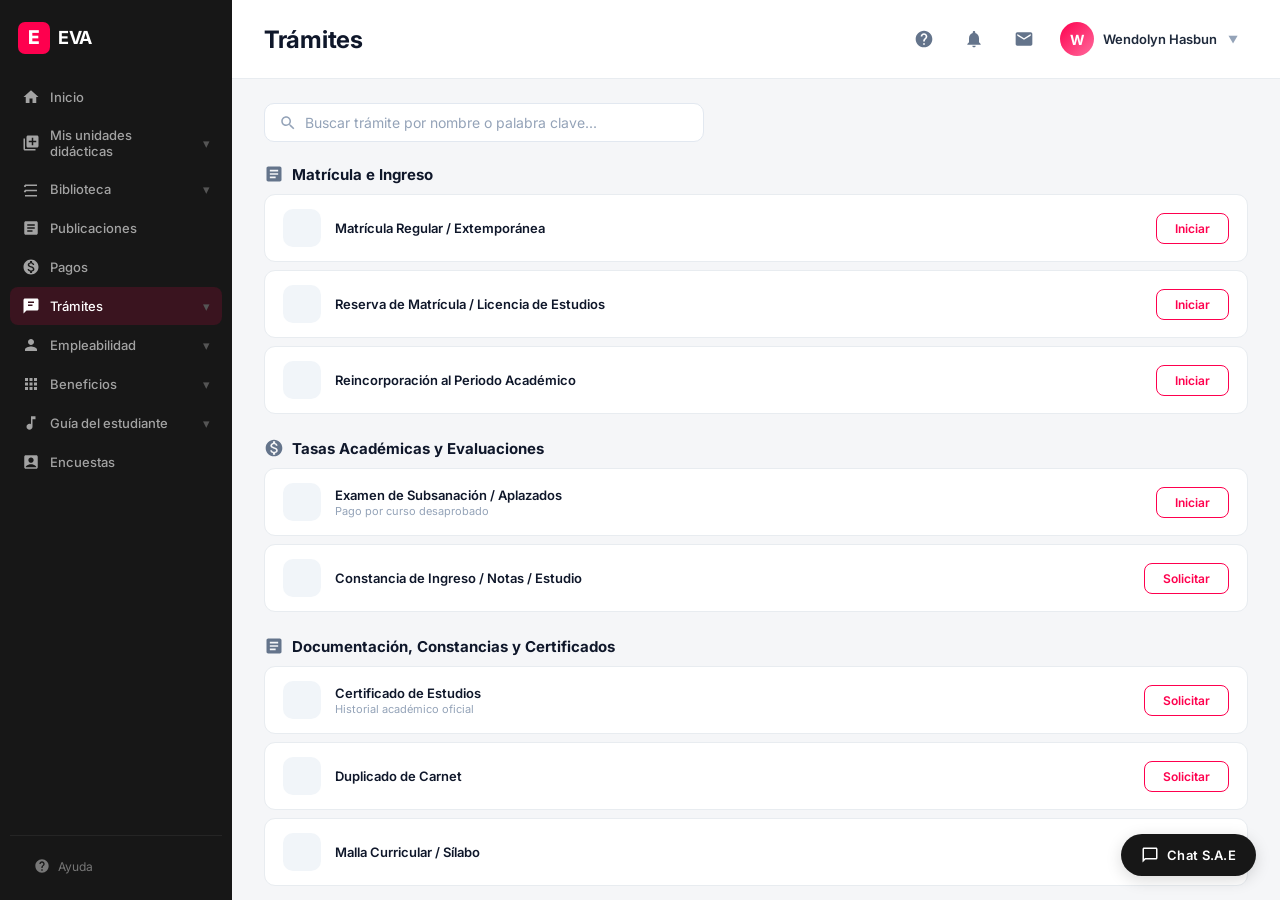
<file: tramites.html>
<!doctype html>
<html lang="es">
<head>
  <meta charset="UTF-8" />
  <meta name="viewport" content="width=device-width, initial-scale=1.0" />
  <title>EVA - Trámites</title>
  <link rel="preconnect" href="https://fonts.googleapis.com" />
  <link rel="preconnect" href="https://fonts.gstatic.com" crossorigin />
  <link href="https://fonts.googleapis.com/css2?family=Inter:wght@300;400;500;600;700;800&display=swap" rel="stylesheet" />
  <link rel="stylesheet" href="css/style.css" />
</head>
<body>

<div class="overlay" id="overlay"></div>

<aside class="sidebar" id="sidebar">
  <div class="sidebar-head">
    <div class="sidebar-logo">
      <svg viewBox="0 0 88 32" fill="none">
        <rect x="0" y="0" width="32" height="32" rx="7" fill="#FE004E"/>
        <text x="16" y="22" font-family="Inter" font-weight="800" font-size="19" fill="white" text-anchor="middle">E</text>
        <text x="40" y="22" font-family="Inter" font-weight="700" font-size="18" fill="white" letter-spacing="-0.4">EVA</text>
      </svg>
    </div>
    <div class="sidebar-close" id="sidebarClose">
      <svg viewBox="0 0 24 24"><path d="M19 6.41L17.59 5 12 10.59 6.41 5 5 6.41 10.59 12 5 17.59 6.41 19 12 13.41 17.59 19 19 17.59 13.41 12z"/></svg>
    </div>
  </div>

  <nav class="sidebar-nav">
    <div class="nav-item" data-href="dashboard.html">
      <svg viewBox="0 0 24 24"><path d="M10 20v-6h4v6h5v-8h3L12 3 2 12h3v8z"/></svg>
      Inicio
    </div>
    <div class="nav-item" data-href="unidades-didacticas.html">
      <svg viewBox="0 0 24 24"><path d="M4 6H2v14c0 1.1.9 2 2 2h14v-2H4V6zm16-4H8c-1.1 0-2 .9-2 2v12c0 1.1.9 2 2 2h12c1.1 0 2-.9 2-2V4c0-1.1-.9-2-2-2zm-1 9h-4v4h-2v-4H9V9h4V5h2v4h4v2z"/></svg>
      Mis unidades didácticas
      <span class="arrow">▾</span>
    </div>
    <div class="nav-item" data-href="biblioteca.html">
      <svg viewBox="0 0 24 24"><path d="M4 20h16v2H4zm0-14h16v2H4zm0 7h16v2H4zm0-3.5A1.5 1.5 0 0 1 2.5 8 1.5 1.5 0 0 1 4 6.5 1.5 1.5 0 0 1 5.5 8 1.5 1.5 0 0 1 4 9.5zm0 7A1.5 1.5 0 0 1 2.5 15 1.5 1.5 0 0 1 4 13.5 1.5 1.5 0 0 1 5.5 15 1.5 1.5 0 0 1 4 16.5z"/></svg>
      Biblioteca
      <span class="arrow">▾</span>
    </div>
    <div class="nav-item" data-href="publicaciones.html">
      <svg viewBox="0 0 24 24"><path d="M19 3H5c-1.1 0-2 .9-2 2v14c0 1.1.9 2 2 2h14c1.1 0 2-.9 2-2V5c0-1.1-.9-2-2-2zm-5 14H7v-2h7v2zm3-4H7v-2h10v2zm0-4H7V7h10v2z"/></svg>
      Publicaciones
    </div>
    <div class="nav-item" data-href="pagos.html">
      <svg viewBox="0 0 24 24"><path d="M12 2C6.48 2 2 6.48 2 12s4.48 10 10 10 10-4.48 10-10S17.52 2 12 2zm1.41 16.09V20h-2.67v-1.93c-1.71-.36-3.16-1.46-3.27-3.4h1.96c.1 1.05.82 1.87 2.65 1.87 1.96 0 2.4-.98 2.4-1.59 0-.83-.44-1.61-2.67-2.14-2.48-.6-4.18-1.62-4.18-3.67 0-1.72 1.39-2.84 3.11-3.21V4h2.67v1.95c1.86.45 2.79 1.86 2.85 3.39H14.3c-.05-1.11-.64-1.87-2.22-1.87-1.5 0-2.4.68-2.4 1.64 0 .84.65 1.39 2.67 1.91s4.18 1.39 4.18 3.91c-.01 1.83-1.38 2.83-3.12 3.16z"/></svg>
      Pagos
    </div>
    <div class="nav-item active" data-href="tramites.html">
      <svg viewBox="0 0 24 24"><path d="M20 2H4c-1.1 0-2 .9-2 2v18l4-4h14c1.1 0 2-.9 2-2V4c0-1.1-.9-2-2-2zm-6 10H8v-2h6v2zm2-4H8V6h8v2z"/></svg>
      Trámites
      <span class="arrow">▾</span>
    </div>
    <div class="nav-item" data-href="empleabilidad.html">
      <svg viewBox="0 0 24 24"><path d="M12 12c2.21 0 4-1.79 4-4s-1.79-4-4-4-4 1.79-4 4 1.79 4 4 4zm0 2c-2.67 0-8 1.34-8 4v2h16v-2c0-2.66-5.33-4-8-4z"/></svg>
      Empleabilidad
      <span class="arrow">▾</span>
    </div>
    <div class="nav-item" id="beneficiosToggle">
      <svg viewBox="0 0 24 24"><path d="M4 8h4V4H4v4zm6 12h4v-4h-4v4zm-6 0h4v-4H4v4zm0-6h4v-4H4v4zm6 0h4v-4h-4v4zm6-10v4h4V4h-4zm-6 4h4V4h-4v4zm6 6h4v-4h-4v4zm0 6h4v-4h-4v4z"/></svg>
      Beneficios
      <span class="arrow">▾</span>
    </div>
    <div class="nav-sub">
      <div class="nav-sub-item" data-href="beneficios.html">
        <svg viewBox="0 0 24 24"><path d="M17 8C8 10 5.9 16.17 3.82 21.34L5.71 22l1.59-1.59L12 14l3.47 5.82L17 22l1.7-.71c-1.77-4.77-3.7-10.29-1.7-13.29zM12 4l-1.41 1.41L12 6.83l1.41-1.42z"/></svg>
        Mis referidos
      </div>
      <div class="nav-sub-item" onclick="window.open('https://zoom.zegel.edu.pe/ReservaSitio/Index?token=+jsBH0DUcY3SDnUIapbG7QP1TNVJ6dY/ug/RdZ8b6zHuHjVVjV4rwanb1O5OU80AW90XvR/XjB8qbtmmIU2NhQ==', '_blank')">
        <svg viewBox="0 0 24 24"><path d="M17 8C8 10 5.9 16.17 3.82 21.34L5.71 22l1.59-1.59L12 14l3.47 5.82L17 22l1.7-.71c-1.77-4.77-3.7-10.29-1.7-13.29zM12 4l-1.41 1.41L12 6.83l1.41-1.42z"/></svg>
        Reserva de espacios
      </div>
      <div class="nav-sub-item" data-href="orientacion-psicologica.html">
        <svg viewBox="0 0 24 24"><path d="M17 8C8 10 5.9 16.17 3.82 21.34L5.71 22l1.59-1.59L12 14l3.47 5.82L17 22l1.7-.71c-1.77-4.77-3.7-10.29-1.7-13.29zM12 4l-1.41 1.41L12 6.83l1.41-1.42z"/></svg>
        Orientación psicológica
      </div>
      <div class="nav-sub-item" data-href="becas.html">
        <svg viewBox="0 0 24 24"><path d="M17 8C8 10 5.9 16.17 3.82 21.34L5.71 22l1.59-1.59L12 14l3.47 5.82L17 22l1.7-.71c-1.77-4.77-3.7-10.29-1.7-13.29zM12 4l-1.41 1.41L12 6.83l1.41-1.42z"/></svg>
        Becas
      </div>
    </div>
    <div class="nav-item" data-href="guia-estudiante.html">
      <svg viewBox="0 0 24 24"><path d="M12 3v10.55c-.59-.34-1.27-.55-2-.55-2.21 0-4 1.79-4 4s1.79 4 4 4 4-1.79 4-4V7h4V3h-6z"/></svg>
      Guía del estudiante
      <span class="arrow">▾</span>
    </div>
    <div class="nav-item" data-href="encuestas.html">
      <svg viewBox="0 0 24 24"><path d="M19 3H5c-1.1 0-2 .9-2 2v14c0 1.1.9 2 2 2h14c1.1 0 2-.9 2-2V5c0-1.1-.9-2-2-2zm-7 3c1.93 0 3.5 1.57 3.5 3.5S13.93 13 12 13s-3.5-1.57-3.5-3.5S10.07 6 12 6zm7 13H5v-.23c0-.62.28-1.2.76-1.58C7.47 15.82 9.64 15 12 15s4.53.82 6.24 2.19c.48.38.76.97.76 1.58V19z"/></svg>
      Encuestas
    </div>
      <div class="sidebar-bottom">
        <div class="sidebar-bottom-item" id="helpSidebar">
          <svg viewBox="0 0 24 24"><path d="M12 2C6.48 2 2 6.48 2 12s4.48 10 10 10 10-4.48 10-10S17.52 2 12 2zm1 17h-2v-2h2v2zm2.07-7.75l-.9.92C13.45 12.9 13 13.5 13 15h-2v-.5c0-1.1.45-2.1 1.17-2.83l1.24-1.26c.37-.36.59-.86.59-1.41 0-1.1-.9-2-2-2s-2 .9-2 2H8c0-2.21 1.79-4 4-4s4 1.79 4 4c0 .88-.36 1.68-.93 2.25z"/></svg>
          Ayuda
        </div>
      </div>
    </nav>
  </aside>

<div class="content">
  <div class="topbar">
    <div class="topbar-left">
      <div class="hamburger" id="hamburger">
        <span></span><span></span><span></span>
      </div>
      <h1>Trámites</h1>
    </div>
    <div class="top-actions">
      <div class="btn-icon help-icon" aria-label="Ayuda">
        <svg viewBox="0 0 24 24"><path d="M12 2C6.48 2 2 6.48 2 12s4.48 10 10 10 10-4.48 10-10S17.52 2 12 2zm1 17h-2v-2h2v2zm2.07-7.75l-.9.92C13.45 12.9 13 13.5 13 15h-2v-.5c0-1.1.45-2.1 1.17-2.83l1.24-1.26c.37-.36.59-.86.59-1.41 0-1.1-.9-2-2-2s-2 .9-2 2H8c0-2.21 1.79-4 4-4s4 1.79 4 4c0 .88-.36 1.68-.93 2.25z"/></svg>
      </div>
      <div class="btn-icon" aria-label="Notificaciones">
        <svg viewBox="0 0 24 24"><path d="M12 22c1.1 0 2-.9 2-2h-4c0 1.1.89 2 2 2zm6-6v-5c0-3.07-1.64-5.64-4.5-6.32V4c0-.83-.67-1.5-1.5-1.5s-1.5.67-1.5 1.5v.68C7.63 5.36 6 7.92 6 11v5l-2 2v1h16v-1l-2-2z"/></svg>
      </div>
      <div class="btn-icon" aria-label="Mensajes">
        <svg viewBox="0 0 24 24"><path d="M20 4H4c-1.1 0-2 .9-2 2v12c0 1.1.9 2 2 2h16c1.1 0 2-.9 2-2V6c0-1.1-.9-2-2-2zm0 4l-8 5-8-5V6l8 5 8-5v2z"/></svg>
      </div>
      <div class="user-prof" id="userProf">
        <div class="user-av" id="avatarLetter">W</div>
        <span class="user-name" id="userName">Wendolyn Hasbun</span>
        <span class="user-arrow">▼</span>
        <div class="user-dropdown" id="userDropdown">
          <div class="dropdown-item" id="logoutBtn">
            <svg viewBox="0 0 24 24"><path d="M17 7l-1.41 1.41L18.17 11H8v2h10.17l-2.58 2.58L17 17l5-5zM4 5h8V3H4c-1.1 0-2 .9-2 2v14c0 1.1.9 2 2 2h8v-2H4V5z"/></svg>
            Cerrar sesión
          </div>
        </div>
      </div>
    </div>
  </div>

  <div class="main-area">
    <div class="center" style="padding-bottom:80px">
      <div class="tram-search">
        <div class="tram-search-box">
          <svg viewBox="0 0 24 24"><path d="M15.5 14h-.79l-.28-.27C15.41 12.59 16 11.11 16 9.5 16 5.91 13.09 3 9.5 3S3 5.91 3 9.5 5.91 16 9.5 16c1.61 0 3.09-.59 4.23-1.57l.27.28v.79l5 4.99L20.49 19l-4.99-5zm-6 0C7.01 14 5 11.99 5 9.5S7.01 5 9.5 5 14 7.01 14 9.5 11.99 14 9.5 14z"/></svg>
          <input type="text" placeholder="Buscar trámite por nombre o palabra clave..." />
        </div>
      </div>

      <div class="tram-block">
        <div class="tram-block-header"><svg viewBox="0 0 24 24"><path d="M19 3H5c-1.1 0-2 .9-2 2v14c0 1.1.9 2 2 2h14c1.1 0 2-.9 2-2V5c0-1.1-.9-2-2-2zm-5 14H7v-2h7v2zm3-4H7v-2h10v2zm0-4H7V7h10v2z"/></svg><span>Matrícula e Ingreso</span></div>
        <div class="tram-card"><div class="tram-card-icon"></div><div class="tram-card-body"><h4>Matrícula Regular / Extemporánea</h4></div><button class="tram-btn">Iniciar</button></div>
        <div class="tram-card"><div class="tram-card-icon"></div><div class="tram-card-body"><h4>Reserva de Matrícula / Licencia de Estudios</h4></div><button class="tram-btn">Iniciar</button></div>
        <div class="tram-card"><div class="tram-card-icon"></div><div class="tram-card-body"><h4>Reincorporación al Periodo Académico</h4></div><button class="tram-btn">Iniciar</button></div>
      </div>

      <div class="tram-block">
        <div class="tram-block-header"><svg viewBox="0 0 24 24"><path d="M12 2C6.48 2 2 6.48 2 12s4.48 10 10 10 10-4.48 10-10S17.52 2 12 2zm1.41 16.09V20h-2.67v-1.93c-1.71-.36-3.16-1.46-3.27-3.4h1.96c.1 1.05.82 1.87 2.65 1.87 1.96 0 2.4-.98 2.4-1.59 0-.83-.44-1.61-2.67-2.14-2.48-.6-4.18-1.62-4.18-3.67 0-1.72 1.39-2.84 3.11-3.21V4h2.67v1.95c1.86.45 2.79 1.86 2.85 3.39H14.3c-.05-1.11-.64-1.87-2.22-1.87-1.5 0-2.4.68-2.4 1.64 0 .84.65 1.39 2.67 1.91s4.18 1.39 4.18 3.91c-.01 1.83-1.38 2.83-3.12 3.16z"/></svg><span>Tasas Académicas y Evaluaciones</span></div>
        <div class="tram-card"><div class="tram-card-icon"></div><div class="tram-card-body"><h4>Examen de Subsanación / Aplazados</h4><span class="tram-card-sub">Pago por curso desaprobado</span></div><button class="tram-btn">Iniciar</button></div>
        <div class="tram-card"><div class="tram-card-icon"></div><div class="tram-card-body"><h4>Constancia de Ingreso / Notas / Estudio</h4></div><button class="tram-btn">Solicitar</button></div>
      </div>

      <div class="tram-block">
        <div class="tram-block-header"><svg viewBox="0 0 24 24"><path d="M19 3H5c-1.1 0-2 .9-2 2v14c0 1.1.9 2 2 2h14c1.1 0 2-.9 2-2V5c0-1.1-.9-2-2-2zm-5 14H7v-2h7v2zm3-4H7v-2h10v2zm0-4H7V7h10v2z"/></svg><span>Documentación, Constancias y Certificados</span></div>
        <div class="tram-card"><div class="tram-card-icon"></div><div class="tram-card-body"><h4>Certificado de Estudios</h4><span class="tram-card-sub">Historial académico oficial</span></div><button class="tram-btn">Solicitar</button></div>
        <div class="tram-card"><div class="tram-card-icon"></div><div class="tram-card-body"><h4>Duplicado de Carnet</h4></div><button class="tram-btn">Solicitar</button></div>
        <div class="tram-card"><div class="tram-card-icon"></div><div class="tram-card-body"><h4>Malla Curricular / Sílabo</h4></div><button class="tram-btn">Solicitar</button></div>
      </div>

      <div class="tram-block">
        <div class="tram-block-header"><svg viewBox="0 0 24 24"><path d="M12 2L4.5 20.29l.71.71L12 18l6.79 3 .71-.71z"/></svg><span>Grados y Titulación</span></div>
        <div class="tram-card"><div class="tram-card-icon"></div><div class="tram-card-body"><h4>Asesoría de Proyecto de Investigación</h4></div><button class="tram-btn">Iniciar</button></div>
        <div class="tram-card"><div class="tram-card-icon"></div><div class="tram-card-body"><h4>Expediente de Apto para Titulación Técnica</h4></div><button class="tram-btn">Iniciar</button></div>
      </div>

      <a class="chat-float" href="https://wa.me/51999999999" target="_blank">
        <svg viewBox="0 0 24 24"><path d="M20 2H4c-1.1 0-2 .9-2 2v18l4-4h14c1.1 0 2-.9 2-2V4c0-1.1-.9-2-2-2zm0 14H5.17L4 17.17V4h16v12z"/></svg>
        Chat S.A.E
      </a>
    </div>
  </div>

  <script src="js/main.js"></script>
</body>
</html>
</file>
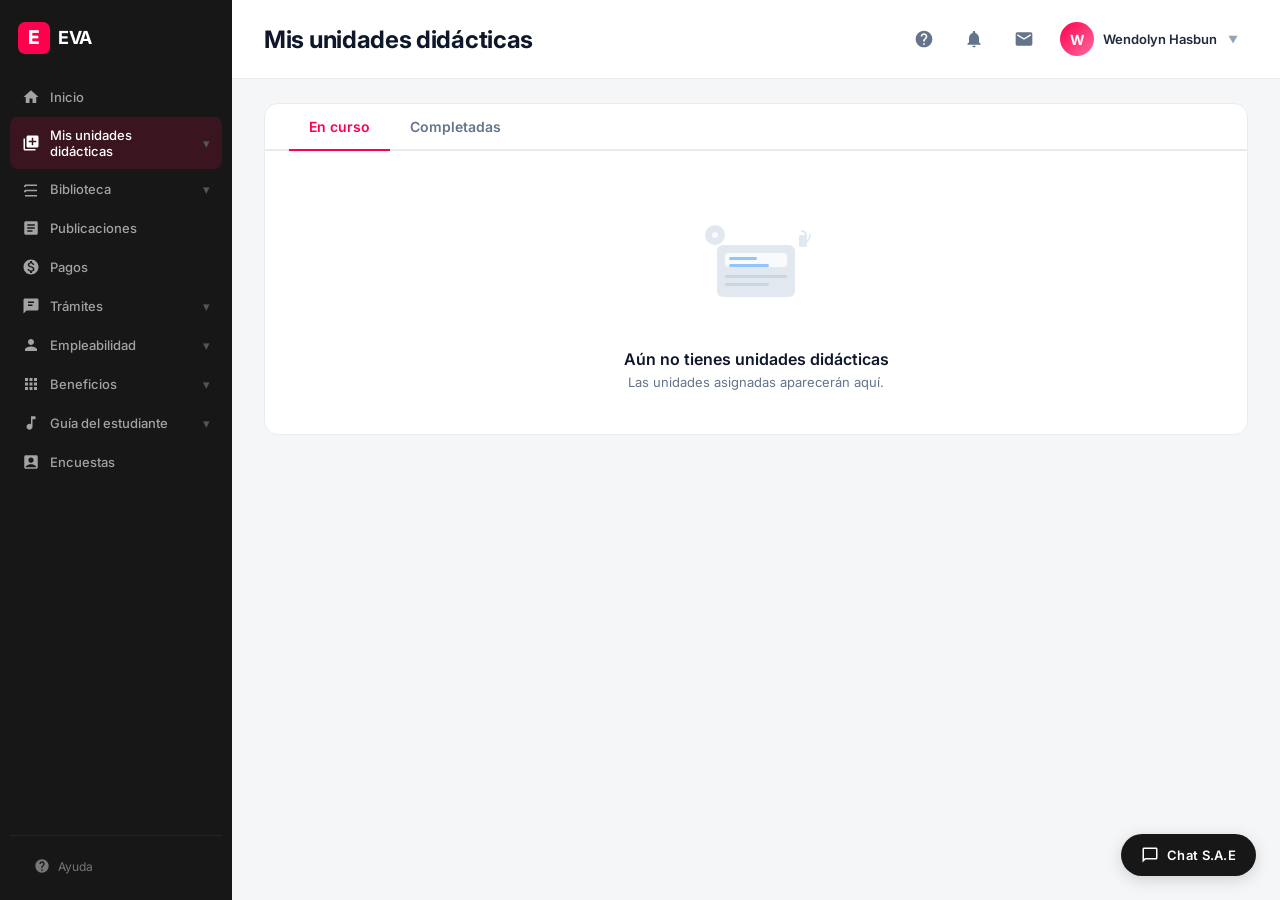
<file: unidades-didacticas.html>
<!doctype html>
<html lang="es">
<head>
  <meta charset="UTF-8" />
  <meta name="viewport" content="width=device-width, initial-scale=1.0" />
  <title>EVA - Unidades didácticas</title>
  <link rel="preconnect" href="https://fonts.googleapis.com" />
  <link rel="preconnect" href="https://fonts.gstatic.com" crossorigin />
  <link href="https://fonts.googleapis.com/css2?family=Inter:wght@300;400;500;600;700;800&display=swap" rel="stylesheet" />
  <link rel="stylesheet" href="css/style.css" />
</head>
<body>

<div class="overlay" id="overlay"></div>

<aside class="sidebar" id="sidebar">
  <div class="sidebar-head">
    <div class="sidebar-logo">
      <svg viewBox="0 0 88 32" fill="none">
        <rect x="0" y="0" width="32" height="32" rx="7" fill="#FE004E"/>
        <text x="16" y="22" font-family="Inter" font-weight="800" font-size="19" fill="white" text-anchor="middle">E</text>
        <text x="40" y="22" font-family="Inter" font-weight="700" font-size="18" fill="white" letter-spacing="-0.4">EVA</text>
      </svg>
    </div>
    <div class="sidebar-close" id="sidebarClose">
      <svg viewBox="0 0 24 24"><path d="M19 6.41L17.59 5 12 10.59 6.41 5 5 6.41 10.59 12 5 17.59 6.41 19 12 13.41 17.59 19 19 17.59 13.41 12z"/></svg>
    </div>
  </div>

  <nav class="sidebar-nav">
    <div class="nav-item" data-href="dashboard.html">
      <svg viewBox="0 0 24 24"><path d="M10 20v-6h4v6h5v-8h3L12 3 2 12h3v8z"/></svg>
      Inicio
    </div>
    <div class="nav-item active" data-href="unidades-didacticas.html">
      <svg viewBox="0 0 24 24"><path d="M4 6H2v14c0 1.1.9 2 2 2h14v-2H4V6zm16-4H8c-1.1 0-2 .9-2 2v12c0 1.1.9 2 2 2h12c1.1 0 2-.9 2-2V4c0-1.1-.9-2-2-2zm-1 9h-4v4h-2v-4H9V9h4V5h2v4h4v2z"/></svg>
      Mis unidades didácticas
      <span class="arrow">▾</span>
    </div>
    <div class="nav-item" data-href="biblioteca.html">
      <svg viewBox="0 0 24 24"><path d="M4 20h16v2H4zm0-14h16v2H4zm0 7h16v2H4zm0-3.5A1.5 1.5 0 0 1 2.5 8 1.5 1.5 0 0 1 4 6.5 1.5 1.5 0 0 1 5.5 8 1.5 1.5 0 0 1 4 9.5zm0 7A1.5 1.5 0 0 1 2.5 15 1.5 1.5 0 0 1 4 13.5 1.5 1.5 0 0 1 5.5 15 1.5 1.5 0 0 1 4 16.5z"/></svg>
      Biblioteca
      <span class="arrow">▾</span>
    </div>
    <div class="nav-item" data-href="publicaciones.html">
      <svg viewBox="0 0 24 24"><path d="M19 3H5c-1.1 0-2 .9-2 2v14c0 1.1.9 2 2 2h14c1.1 0 2-.9 2-2V5c0-1.1-.9-2-2-2zm-5 14H7v-2h7v2zm3-4H7v-2h10v2zm0-4H7V7h10v2z"/></svg>
      Publicaciones
    </div>
    <div class="nav-item" data-href="pagos.html">
      <svg viewBox="0 0 24 24"><path d="M12 2C6.48 2 2 6.48 2 12s4.48 10 10 10 10-4.48 10-10S17.52 2 12 2zm1.41 16.09V20h-2.67v-1.93c-1.71-.36-3.16-1.46-3.27-3.4h1.96c.1 1.05.82 1.87 2.65 1.87 1.96 0 2.4-.98 2.4-1.59 0-.83-.44-1.61-2.67-2.14-2.48-.6-4.18-1.62-4.18-3.67 0-1.72 1.39-2.84 3.11-3.21V4h2.67v1.95c1.86.45 2.79 1.86 2.85 3.39H14.3c-.05-1.11-.64-1.87-2.22-1.87-1.5 0-2.4.68-2.4 1.64 0 .84.65 1.39 2.67 1.91s4.18 1.39 4.18 3.91c-.01 1.83-1.38 2.83-3.12 3.16z"/></svg>
      Pagos
    </div>
    <div class="nav-item" data-href="tramites.html">
      <svg viewBox="0 0 24 24"><path d="M20 2H4c-1.1 0-2 .9-2 2v18l4-4h14c1.1 0 2-.9 2-2V4c0-1.1-.9-2-2-2zm-6 10H8v-2h6v2zm2-4H8V6h8v2z"/></svg>
      Trámites
      <span class="arrow">▾</span>
    </div>
    <div class="nav-item" data-href="empleabilidad.html">
      <svg viewBox="0 0 24 24"><path d="M12 12c2.21 0 4-1.79 4-4s-1.79-4-4-4-4 1.79-4 4 1.79 4 4 4zm0 2c-2.67 0-8 1.34-8 4v2h16v-2c0-2.66-5.33-4-8-4z"/></svg>
      Empleabilidad
      <span class="arrow">▾</span>
    </div>
    <div class="nav-item" id="beneficiosToggle">
      <svg viewBox="0 0 24 24"><path d="M4 8h4V4H4v4zm6 12h4v-4h-4v4zm-6 0h4v-4H4v4zm0-6h4v-4H4v4zm6 0h4v-4h-4v4zm6-10v4h4V4h-4zm-6 4h4V4h-4v4zm6 6h4v-4h-4v4zm0 6h4v-4h-4v4z"/></svg>
      Beneficios
      <span class="arrow">▾</span>
    </div>
    <div class="nav-sub">
      <div class="nav-sub-item" data-href="beneficios.html">
        <svg viewBox="0 0 24 24"><path d="M17 8C8 10 5.9 16.17 3.82 21.34L5.71 22l1.59-1.59L12 14l3.47 5.82L17 22l1.7-.71c-1.77-4.77-3.7-10.29-1.7-13.29zM12 4l-1.41 1.41L12 6.83l1.41-1.42z"/></svg>
        Mis referidos
      </div>
      <div class="nav-sub-item" onclick="window.open('https://zoom.zegel.edu.pe/ReservaSitio/Index?token=+jsBH0DUcY3SDnUIapbG7QP1TNVJ6dY/ug/RdZ8b6zHuHjVVjV4rwanb1O5OU80AW90XvR/XjB8qbtmmIU2NhQ==', '_blank')">
        <svg viewBox="0 0 24 24"><path d="M17 8C8 10 5.9 16.17 3.82 21.34L5.71 22l1.59-1.59L12 14l3.47 5.82L17 22l1.7-.71c-1.77-4.77-3.7-10.29-1.7-13.29zM12 4l-1.41 1.41L12 6.83l1.41-1.42z"/></svg>
        Reserva de espacios
      </div>
      <div class="nav-sub-item" data-href="orientacion-psicologica.html">
        <svg viewBox="0 0 24 24"><path d="M17 8C8 10 5.9 16.17 3.82 21.34L5.71 22l1.59-1.59L12 14l3.47 5.82L17 22l1.7-.71c-1.77-4.77-3.7-10.29-1.7-13.29zM12 4l-1.41 1.41L12 6.83l1.41-1.42z"/></svg>
        Orientación psicológica
      </div>
      <div class="nav-sub-item" data-href="becas.html">
        <svg viewBox="0 0 24 24"><path d="M17 8C8 10 5.9 16.17 3.82 21.34L5.71 22l1.59-1.59L12 14l3.47 5.82L17 22l1.7-.71c-1.77-4.77-3.7-10.29-1.7-13.29zM12 4l-1.41 1.41L12 6.83l1.41-1.42z"/></svg>
        Becas
      </div>
    </div>
    <div class="nav-item" data-href="guia-estudiante.html">
      <svg viewBox="0 0 24 24"><path d="M12 3v10.55c-.59-.34-1.27-.55-2-.55-2.21 0-4 1.79-4 4s1.79 4 4 4 4-1.79 4-4V7h4V3h-6z"/></svg>
      Guía del estudiante
      <span class="arrow">▾</span>
    </div>
    <div class="nav-item" data-href="encuestas.html">
      <svg viewBox="0 0 24 24"><path d="M19 3H5c-1.1 0-2 .9-2 2v14c0 1.1.9 2 2 2h14c1.1 0 2-.9 2-2V5c0-1.1-.9-2-2-2zm-7 3c1.93 0 3.5 1.57 3.5 3.5S13.93 13 12 13s-3.5-1.57-3.5-3.5S10.07 6 12 6zm7 13H5v-.23c0-.62.28-1.2.76-1.58C7.47 15.82 9.64 15 12 15s4.53.82 6.24 2.19c.48.38.76.97.76 1.58V19z"/></svg>
      Encuestas
    </div>
      <div class="sidebar-bottom">
        <div class="sidebar-bottom-item" id="helpSidebar">
          <svg viewBox="0 0 24 24"><path d="M12 2C6.48 2 2 6.48 2 12s4.48 10 10 10 10-4.48 10-10S17.52 2 12 2zm1 17h-2v-2h2v2zm2.07-7.75l-.9.92C13.45 12.9 13 13.5 13 15h-2v-.5c0-1.1.45-2.1 1.17-2.83l1.24-1.26c.37-.36.59-.86.59-1.41 0-1.1-.9-2-2-2s-2 .9-2 2H8c0-2.21 1.79-4 4-4s4 1.79 4 4c0 .88-.36 1.68-.93 2.25z"/></svg>
          Ayuda
        </div>
      </div>
    </nav>
  </aside>

<div class="content">
  <div class="topbar">
    <div class="topbar-left">
      <div class="hamburger" id="hamburger">
        <span></span><span></span><span></span>
      </div>
      <h1>Mis unidades didácticas</h1>
    </div>
    <div class="top-actions">
      <div class="btn-icon help-icon" aria-label="Ayuda">
        <svg viewBox="0 0 24 24"><path d="M12 2C6.48 2 2 6.48 2 12s4.48 10 10 10 10-4.48 10-10S17.52 2 12 2zm1 17h-2v-2h2v2zm2.07-7.75l-.9.92C13.45 12.9 13 13.5 13 15h-2v-.5c0-1.1.45-2.1 1.17-2.83l1.24-1.26c.37-.36.59-.86.59-1.41 0-1.1-.9-2-2-2s-2 .9-2 2H8c0-2.21 1.79-4 4-4s4 1.79 4 4c0 .88-.36 1.68-.93 2.25z"/></svg>
      </div>
      <div class="btn-icon" aria-label="Notificaciones">
        <svg viewBox="0 0 24 24"><path d="M12 22c1.1 0 2-.9 2-2h-4c0 1.1.89 2 2 2zm6-6v-5c0-3.07-1.64-5.64-4.5-6.32V4c0-.83-.67-1.5-1.5-1.5s-1.5.67-1.5 1.5v.68C7.63 5.36 6 7.92 6 11v5l-2 2v1h16v-1l-2-2z"/></svg>
      </div>
      <div class="btn-icon" aria-label="Mensajes">
        <svg viewBox="0 0 24 24"><path d="M20 4H4c-1.1 0-2 .9-2 2v12c0 1.1.9 2 2 2h16c1.1 0 2-.9 2-2V6c0-1.1-.9-2-2-2zm0 4l-8 5-8-5V6l8 5 8-5v2z"/></svg>
      </div>
      <div class="user-prof" id="userProf">
        <div class="user-av" id="avatarLetter">W</div>
        <span class="user-name" id="userName">Wendolyn Hasbun</span>
        <span class="user-arrow">▼</span>
        <div class="user-dropdown" id="userDropdown">
          <div class="dropdown-item" id="logoutBtn">
            <svg viewBox="0 0 24 24"><path d="M17 7l-1.41 1.41L18.17 11H8v2h10.17l-2.58 2.58L17 17l5-5zM4 5h8V3H4c-1.1 0-2 .9-2 2v14c0 1.1.9 2 2 2h8v-2H4V5z"/></svg>
            Cerrar sesión
          </div>
        </div>
      </div>
    </div>
  </div>

  <div class="main-area">
    <div class="center">
      <div class="class-card">
        <div class="tabs">
          <div class="tab active">En curso</div>
          <div class="tab">Completadas</div>
        </div>
        <div class="empty-state">
          <svg viewBox="0 0 170 130" fill="none">
            <rect x="46" y="44" width="78" height="52" rx="6" fill="#e2e8f0"/>
            <rect x="54" y="52" width="62" height="14" rx="3" fill="#f8fafc"/>
            <rect x="58" y="56" width="28" height="3" rx="1.5" fill="#93c5fd"/>
            <rect x="58" y="63" width="40" height="3" rx="1.5" fill="#93c5fd"/>
            <rect x="54" y="74" width="62" height="3" rx="1.5" fill="#cbd5e1"/>
            <rect x="54" y="82" width="44" height="3" rx="1.5" fill="#cbd5e1"/>
            <rect x="128" y="34" width="8" height="12" rx="2" fill="#e2e8f0"/>
            <path d="M130 30q5 0 5 5" stroke="#e2e8f0" stroke-width="2" fill="none"/>
            <path d="M135 42q4-4 4-9" stroke="#e2e8f0" stroke-width="1.5" fill="none" stroke-linecap="round"/>
            <circle cx="44" cy="34" r="10" fill="#e2e8f0"/>
            <circle cx="44" cy="34" r="3" fill="#f8fafc"/>
          </svg>
          <h3>Aún no tienes unidades didácticas</h3>
          <p>Las unidades asignadas aparecerán aquí.</p>
        </div>
      </div>
    </div>
  </div>

  <a class="chat-float" href="https://wa.me/51999999999" target="_blank">
    <svg viewBox="0 0 24 24"><path d="M20 2H4c-1.1 0-2 .9-2 2v18l4-4h14c1.1 0 2-.9 2-2V4c0-1.1-.9-2-2-2zm0 14H5.17L4 17.17V4h16v12z"/></svg>
    Chat S.A.E
  </a>
</div>

<script src="js/main.js"></script>
<script>document.querySelectorAll(".tabs .tab").forEach(function(t){t.addEventListener("click",function(){document.querySelectorAll(".tabs .tab").forEach(function(x){x.classList.remove("active")});this.classList.add("active")})});</script>
</body>
</html>
</file>
<file: css/style.css>
/* ============================================
   ESTILOS GLOBALES - Login + Dashboard
   ============================================ */

* { margin: 0; padding: 0; box-sizing: border-box; }

body {
  font-family: 'Inter', sans-serif;
  background: #f5f6f8;
  height: 100vh;
  display: flex;
  overflow: hidden;
}

/* ============================================
   LOGIN
   ============================================ */
body.login-body {
  background: linear-gradient(135deg, #1e3a5f, #2563eb);
  display: flex;
  align-items: center;
  justify-content: center;
}

.login-card {
  background: white;
  border-radius: 16px;
  padding: 40px 32px 32px;
  width: 100%;
  max-width: 380px;
  margin: 20px;
  box-shadow: 0 20px 60px rgba(0,0,0,0.15);
}

.login-logo { text-align: center; margin-bottom: 8px; }
.login-logo svg { height: 32px; }

.login-card h1 {
  text-align: center;
  font-size: 22px;
  font-weight: 800;
  color: #1e293b;
  margin-bottom: 4px;
}

.login-card .sub {
  text-align: center;
  font-size: 13px;
  color: #64748b;
  margin-bottom: 24px;
}

.login-card .field { margin-bottom: 16px; }
.login-card label {
  display: block;
  font-size: 13px;
  font-weight: 600;
  color: #334155;
  margin-bottom: 4px;
}

.login-card input {
  width: 100%;
  padding: 10px 12px;
  border: 1px solid #cbd5e1;
  border-radius: 8px;
  font-size: 14px;
  font-family: inherit;
  outline: none;
  transition: border 0.2s;
}

.login-card input:focus {
  border-color: #2563eb;
  box-shadow: 0 0 0 3px rgba(37,99,235,0.1);
}

.login-card .error-msg {
  background: #fef2f2;
  color: #dc2626;
  font-size: 13px;
  padding: 8px 12px;
  border-radius: 8px;
  margin-bottom: 12px;
  display: none;
}

.login-card button {
  width: 100%;
  padding: 11px;
  background: #2563eb;
  color: white;
  border: none;
  border-radius: 8px;
  font-size: 14px;
  font-weight: 600;
  font-family: inherit;
  cursor: pointer;
  transition: background 0.2s;
}

.login-card button:hover { background: #1d4ed8; }
.login-card button:disabled { opacity: 0.5; cursor: default; }

.login-card .links {
  text-align: center;
  margin-top: 16px;
  font-size: 13px;
}

.login-card .links a {
  color: #2563eb;
  text-decoration: none;
  font-weight: 500;
}

.login-card .links a:hover { text-decoration: underline; }

.login-card .footer-links {
  text-align: center;
  margin-top: 20px;
  font-size: 11px;
  color: #94a3b8;
}

.login-card .footer-links a { color: #94a3b8; text-decoration: none; }

/* ============================================
   SIDEBAR
   ============================================ */
.overlay {
  display: none;
  position: fixed;
  inset: 0;
  background: rgba(0,0,0,0.5);
  z-index: 90;
}
.overlay.open { display: block; }

.hamburger {
  display: none;
  flex-direction: column;
  gap: 4px;
  cursor: pointer;
  padding: 4px;
  flex-shrink: 0;
}
.hamburger span {
  display: block;
  width: 20px;
  height: 2.5px;
  background: #1e293b;
  border-radius: 2px;
}

.topbar-left {
  display: flex;
  align-items: center;
  gap: 12px;
}

.sidebar {
  width: 232px;
  background: #171717;
  color: white;
  display: flex;
  flex-direction: column;
  flex-shrink: 0;
  transition: transform 0.25s ease;
}

.sidebar-head {
  display: flex;
  align-items: center;
  justify-content: space-between;
  padding: 22px 18px 20px;
}

.sidebar-logo {
  display: flex;
  align-items: center;
  gap: 9px;
}

.sidebar-logo svg { height: 32px; }

.sidebar-close {
  display: none;
  width: 28px;
  height: 28px;
  border-radius: 6px;
  align-items: center;
  justify-content: center;
  cursor: pointer;
  color: #a3a3a3;
}
.sidebar-close:hover { background: rgba(255,255,255,0.06); color: #fff; }
.sidebar-close svg { width: 20px; height: 20px; fill: currentColor; }

.sidebar-nav {
  flex: 1;
  overflow-y: auto;
  padding: 4px 10px;
  display: flex;
  flex-direction: column;
}

.nav-item {
  display: flex;
  align-items: center;
  gap: 10px;
  padding: 10px 12px;
  border-radius: 8px;
  font-size: 13px;
  font-weight: 500;
  color: #a3a3a3;
  cursor: pointer;
  margin-bottom: 1px;
  transition: background 0.12s;
}

.nav-item:hover { background: rgba(255,255,255,0.04); color: #ddd; }

.nav-item.active {
  background: rgba(254,0,78,0.15);
  color: #fff;
}

.nav-item svg {
  width: 18px;
  height: 18px;
  fill: currentColor;
  flex-shrink: 0;
}

.nav-item .arrow {
  margin-left: auto;
  font-size: 13px;
  color: #555;
  transition: transform 0.25s ease;
  display: inline-block;
}

.nav-item .arrow.open {
  transform: rotate(180deg);
}

/* ============================================
   SIDEBAR — Submenu (collapsible)
   ============================================ */

.nav-sub {
  padding: 0 10px 0 42px;
  display: flex;
  flex-direction: column;
  gap: 2px;
  max-height: 0;
  overflow: hidden;
  transition: max-height 0.3s ease, padding 0.3s ease;
}

.nav-sub.open {
  max-height: 250px;
  padding: 0 10px 6px 42px;
}

.nav-sub-item {
  display: flex;
  align-items: center;
  gap: 10px;
  padding: 8px 12px;
  border-radius: 6px;
  font-size: 12.5px;
  font-weight: 400;
  color: #888;
  cursor: pointer;
  transition: background 0.12s, color 0.12s;
}
.nav-sub-item:hover {
  background: rgba(255,255,255,0.04);
  color: #fff;
}
.nav-sub-item.active {
  color: #fff;
  background: rgba(254,0,78,0.12);
  font-weight: 500;
}
.nav-sub-item svg {
  width: 15px;
  height: 15px;
  fill: currentColor;
  flex-shrink: 0;
}

.user-dropdown {
  display: none;
  position: absolute;
  top: 100%;
  right: 0;
  margin-top: 6px;
  background: #fff;
  border-radius: 10px;
  box-shadow: 0 8px 30px rgba(0,0,0,0.12);
  border: 1px solid #e8ecf0;
  min-width: 170px;
  z-index: 999;
  overflow: hidden;
}

.user-dropdown.open { display: block; }

.dropdown-item {
  display: flex;
  align-items: center;
  gap: 9px;
  padding: 11px 16px;
  font-size: 13px;
  color: #1e293b;
  cursor: pointer;
  transition: background 0.1s;
}

.dropdown-item:hover { background: #f1f5f9; }

.dropdown-item svg {
  width: 17px;
  height: 17px;
  fill: #64748b;
}

.dropdown-item:hover svg { fill: #fe004e; }

/* ============================================
   CONTENT
   ============================================ */
.content {
  flex: 1;
  display: flex;
  flex-direction: column;
  min-width: 0;
}

.topbar {
  display: flex;
  align-items: center;
  justify-content: space-between;
  padding: 18px 32px;
  background: #fff;
  border-bottom: 1px solid #e8ecf0;
  flex-shrink: 0;
}

.topbar h1 {
  font-size: 24px;
  font-weight: 700;
  color: #0f172a;
  letter-spacing: -0.3px;
}

.top-actions {
  display: flex;
  align-items: center;
  gap: 14px;
}

.top-actions .btn-icon {
  width: 36px;
  height: 36px;
  border-radius: 50%;
  display: flex;
  align-items: center;
  justify-content: center;
  cursor: pointer;
  color: #64748b;
  position: relative;
}

.top-actions .btn-icon:hover { background: #f1f5f9; }

.top-actions .btn-icon svg {
  width: 20px;
  height: 20px;
  fill: currentColor;
}

.top-actions .btn-icon .badge {
  position: absolute;
  top: 4px;
  right: 4px;
  width: 16px;
  height: 16px;
  background: #fe004e;
  border-radius: 50%;
  font-size: 9px;
  color: #fff;
  display: flex;
  align-items: center;
  justify-content: center;
  font-weight: 700;
}

.user-prof {
  position: relative;
  display: flex;
  align-items: center;
  gap: 9px;
  padding: 4px 10px 4px 4px;
  border-radius: 8px;
  cursor: pointer;
}

.user-prof:hover { background: #f1f5f9; }

.user-av {
  width: 34px;
  height: 34px;
  border-radius: 50%;
  background: linear-gradient(135deg, #fe004e, #ff6b9d);
  display: flex;
  align-items: center;
  justify-content: center;
  color: #fff;
  font-weight: 700;
  font-size: 14px;
  flex-shrink: 0;
}

.user-name {
  font-size: 13px;
  font-weight: 600;
  color: #1e293b;
}

.user-arrow {
  font-size: 10px;
  color: #94a3b8;
  margin-left: 2px;
}

/* ============================================
   MAIN AREA
   ============================================ */
.main-area {
  flex: 1;
  display: flex;
  overflow: hidden;
}

.center {
  flex: 1;
  padding: 24px 32px;
  overflow-y: auto;
}

.class-card {
  background: #fff;
  border-radius: 14px;
  border: 1px solid #e8ecf0;
  overflow: hidden;
}

.tabs {
  display: flex;
  border-bottom: 2px solid #e8ecf0;
  padding: 0 24px;
}

.tab {
  padding: 14px 20px;
  font-size: 14px;
  font-weight: 600;
  color: #64748b;
  cursor: pointer;
  border-bottom: 2px solid transparent;
  margin-bottom: -2px;
}

.tab.active { color: #fe004e; border-bottom-color: #fe004e; }
.tab:hover { color: #334155; }

.empty-state {
  padding: 50px 24px 44px;
  text-align: center;
}

.empty-state svg {
  width: 170px;
  height: 130px;
  margin-bottom: 14px;
}

.empty-state h3 {
  font-size: 16px;
  font-weight: 600;
  color: #0f172a;
  margin-bottom: 5px;
}

.empty-state p { font-size: 13px; color: #64748b; }

.pending-card {
  background: #fff;
  border-radius: 12px;
  border: 1px solid #e8ecf0;
  padding: 14px 20px;
  margin-top: 18px;
  display: flex;
  align-items: center;
  justify-content: space-between;
  cursor: pointer;
  transition: box-shadow 0.15s;
}

.pending-card:hover { box-shadow: 0 2px 10px rgba(0,0,0,0.04); }

.pending-left {
  display: flex;
  align-items: center;
  gap: 13px;
  min-width: 0;
}

.pending-icon {
  width: 42px;
  height: 42px;
  border-radius: 50%;
  background: #fee2e2;
  display: flex;
  align-items: center;
  justify-content: center;
  position: relative;
  flex-shrink: 0;
}

.pending-icon svg {
  width: 22px;
  height: 22px;
  fill: #fe004e;
}

.pending-icon .chk {
  position: absolute;
  bottom: -2px;
  right: -2px;
  width: 17px;
  height: 17px;
  background: #fe004e;
  border-radius: 50%;
  border: 2px solid #fff;
  display: flex;
  align-items: center;
  justify-content: center;
}

.pending-icon .chk svg {
  width: 9px;
  height: 9px;
  fill: #fff;
}

.pending-text { min-width: 0; }

.pending-text strong {
  font-size: 13px;
  color: #0f172a;
  display: block;
}

.pending-text span {
  font-size: 11px;
  color: #94a3b8;
  display: block;
  white-space: nowrap;
  overflow: hidden;
  text-overflow: ellipsis;
}

.pending-arrow {
  color: #94a3b8;
  font-size: 19px;
  flex-shrink: 0;
  margin-left: 8px;
}

/* ============================================
   RIGHT PANEL
   ============================================ */
.right-panel {
  width: 295px;
  background: #f0f1f3;
  border-left: 1px solid #e0e4e8;
  display: flex;
  flex-direction: column;
  flex-shrink: 0;
}

.pub-header {
  display: flex;
  align-items: center;
  justify-content: space-between;
  padding: 18px 18px 14px;
}

.pub-header h3 {
  font-size: 15px;
  font-weight: 700;
  color: #0f172a;
}

.pub-header a {
  font-size: 12px;
  color: #fe004e;
  font-weight: 600;
  cursor: pointer;
}

.pub-header a:hover { text-decoration: underline; }

.pub-list {
  flex: 1;
  overflow-y: auto;
  padding: 0 14px 14px;
  display: flex;
  flex-direction: column;
  gap: 11px;
}

.pub-card {
  background: #fff;
  border-radius: 10px;
  overflow: hidden;
  border: 1px solid #e8ecf0;
  cursor: pointer;
}

.pub-card:hover { box-shadow: 0 2px 8px rgba(0,0,0,0.04); }

.pub-card-img {
  height: 82px;
  background-size: cover;
  background-position: center;
  display: flex;
  align-items: flex-end;
  padding: 7px;
}

.pub-card-img .tag {
  font-size: 9px;
  background: rgba(0,0,0,0.6);
  color: #fff;
  padding: 2px 9px;
  border-radius: 4px;
  font-weight: 500;
}

.pub-card-body { padding: 11px 13px; }

.pub-card-body h4 {
  font-size: 12px;
  font-weight: 600;
  color: #1e293b;
  line-height: 1.4;
  display: -webkit-box;
  -webkit-line-clamp: 2;
  -webkit-box-orient: vertical;
  overflow: hidden;
}

.pub-card-body .meta {
  display: flex;
  gap: 6px;
  margin-top: 6px;
  font-size: 10px;
  color: #94a3b8;
}

.pub-empty {
  text-align: center;
  font-size: 13px;
  color: #94a3b8;
  padding: 30px 14px;
}

.chat-btn {
  display: flex;
  align-items: center;
  justify-content: center;
  gap: 8px;
  margin: auto 14px 14px;
  padding: 11px;
  background: #171717;
  color: #fff;
  border-radius: 30px;
  font-size: 13px;
  font-weight: 600;
  cursor: pointer;
  transition: background 0.12s;
  letter-spacing: 0.3px;
}

.chat-btn:hover { background: #333; }

.chat-btn svg {
  width: 18px;
  height: 18px;
  fill: currentColor;
}

/* ============================================
   BIBLIOTECA — Redirect Container
   ============================================ */

.redirect-container {
  background: #fff;
  border-radius: 14px;
  border: 1px solid #e8ecf0;
  padding: 44px 32px 36px;
  text-align: center;
}

.redirect-icon {
  width: 120px;
  height: 120px;
  margin: 0 auto 18px;
}

.redirect-icon svg {
  width: 100%;
  height: 100%;
  filter: drop-shadow(0 4px 20px rgba(37,99,235,0.12));
}

.redirect-text {
  font-size: 14px;
  color: #475569;
  line-height: 1.7;
  max-width: 480px;
  margin: 0 auto 24px;
}

.progress-track {
  width: 100%;
  max-width: 400px;
  height: 5px;
  background: #e2e8f0;
  border-radius: 10px;
  margin: 0 auto;
  overflow: hidden;
}

.progress-bar {
  width: 0%;
  height: 100%;
  background: linear-gradient(90deg, #2563eb, #FE004E);
  border-radius: 10px;
  transition: width 0.3s;
}

.progress-bar.animated {
  animation: fillProgress 3.5s ease-in-out forwards;
}

@keyframes fillProgress {
  0%   { width: 0%; }
  20%  { width: 22%; }
  50%  { width: 55%; }
  75%  { width: 78%; }
  90%  { width: 92%; }
  100% { width: 100%; }
}

.redirect-done {
  display: none;
  align-items: center;
  justify-content: center;
  gap: 7px;
  margin-top: 16px;
  font-size: 13px;
  font-weight: 500;
  color: #16a34a;
}

.redirect-done.show {
  display: flex;
}

.redirect-done svg {
  width: 16px;
  height: 16px;
  fill: #16a34a;
  flex-shrink: 0;
}

/* ============================================
   BIBLIOTECA — Library Cards
   ============================================ */

.library-section {
  margin-top: 28px;
}

.library-section h3 {
  font-size: 15px;
  font-weight: 700;
  color: #0f172a;
  margin-bottom: 16px;
}

.library-grid {
  display: grid;
  grid-template-columns: repeat(3, 1fr);
  gap: 14px;
}

.library-card {
  background: #fff;
  border: 1px solid #e8ecf0;
  border-radius: 12px;
  padding: 22px 18px;
  text-align: center;
  cursor: pointer;
  transition: box-shadow 0.2s, transform 0.15s;
  text-decoration: none;
  display: block;
}

.library-card:hover {
  box-shadow: 0 6px 24px rgba(0,0,0,0.06);
  transform: translateY(-2px);
}

.library-card-icon {
  width: 48px;
  height: 48px;
  margin: 0 auto 12px;
}

.library-card-icon svg {
  width: 100%;
  height: 100%;
}

.library-card h4 {
  font-size: 14px;
  font-weight: 700;
  color: #0f172a;
  margin-bottom: 4px;
}

.library-card p {
  font-size: 12px;
  color: #64748b;
  line-height: 1.4;
}

.bib-cards {
  display: grid;
  grid-template-columns: repeat(3, 1fr);
  gap: 16px;
}

.bib-card {
  background: #fff;
  border: 1px solid #e8ecf0;
  border-radius: 14px;
  padding: 24px 20px;
  text-align: center;
  cursor: pointer;
  transition: box-shadow 0.2s, transform 0.15s;
}

.bib-card:hover {
  box-shadow: 0 6px 24px rgba(0,0,0,0.06);
  transform: translateY(-2px);
}

.bib-card-icon {
  width: 48px;
  height: 48px;
  margin: 0 auto 14px;
  border-radius: 12px;
  display: flex;
  align-items: center;
  justify-content: center;
}

.bib-card-icon svg {
  width: 24px;
  height: 24px;
}

.bib-card h3 {
  font-size: 15px;
  font-weight: 700;
  color: #0f172a;
  margin-bottom: 6px;
}

.bib-card p {
  font-size: 13px;
  color: #64748b;
  line-height: 1.5;
  margin: 0;
}

@media (max-width: 992px) {
  .bib-cards { grid-template-columns: repeat(2, 1fr); }
}

@media (max-width: 576px) {
  .bib-cards { grid-template-columns: 1fr; }
  .bib-card { padding: 18px 16px; }
  .bib-card h3 { font-size: 14px; }
  .bib-card p { font-size: 12px; }
}

/* ============================================
   PUBLICACIONES — Job Banner & Cards
   ============================================ */

.job-banner {
  background: linear-gradient(135deg, #f8faff, #eef2ff);
  border: 1px solid #dbe4ff;
  border-radius: 12px;
  padding: 18px 22px;
  display: flex;
  align-items: center;
  gap: 18px;
  margin-bottom: 22px;
}

.job-banner-logos {
  display: flex;
  align-items: center;
  gap: 14px;
  flex-shrink: 0;
}

.job-banner-logos svg {
  height: 24px;
}

.job-banner-text {
  font-size: 13px;
  color: #475569;
  line-height: 1.5;
}

.job-list {
  display: flex;
  flex-direction: column;
  gap: 14px;
}

a.job-card {
  background: #fff;
  border: 1px solid #e8ecf0;
  border-radius: 12px;
  padding: 20px 22px 32px;
  transition: box-shadow 0.15s, border-color 0.15s;
  text-decoration: none;
  display: block;
  position: relative;
}

a.job-card:hover {
  box-shadow: 0 3px 14px rgba(0,0,0,0.04);
  border-color: #2563eb;
}

a.job-card::after {
  content: "→";
  position: absolute;
  bottom: 14px;
  right: 18px;
  font-size: 16px;
  color: #2563eb;
  opacity: 0;
  transition: opacity 0.15s;
}

a.job-card:hover::after {
  opacity: 1;
}

.job-card-top {
  display: flex;
  align-items: flex-start;
  justify-content: space-between;
  gap: 14px;
  margin-bottom: 8px;
}

.job-card-title {
  font-size: 15px;
  font-weight: 700;
  color: #0f172a;
  line-height: 1.4;
  margin-bottom: 3px;
}

.job-card-sub {
  font-size: 12px;
  color: #64748b;
}

.job-tag {
  font-size: 10px;
  font-weight: 700;
  text-transform: uppercase;
  letter-spacing: 0.5px;
  padding: 4px 10px;
  border-radius: 20px;
  white-space: nowrap;
  flex-shrink: 0;
}

.job-tag.open {
  background: #dcfce7;
  color: #16a34a;
}

.job-tag.info {
  background: #dbeafe;
  color: #2563eb;
}

.job-card-desc {
  font-size: 13px;
  color: #64748b;
  line-height: 1.6;
}

.pub-banner {
  border-radius: 14px;
  padding: 20px 24px;
  display: flex;
  align-items: center;
  justify-content: space-between;
  gap: 16px;
  margin-bottom: 24px;
  flex-wrap: wrap;
}

.pub-grid {
  display: grid;
  gap: 16px;
}

.job-card {
  background: #fff;
  border: 1px solid #e8ecf0;
  border-radius: 12px;
  overflow: hidden;
  transition: box-shadow 0.15s, border-color 0.15s;
}

.job-card:hover {
  box-shadow: 0 3px 14px rgba(0,0,0,0.04);
  border-color: #2563eb;
}

.job-card-body {
  padding: 22px;
}

.job-card-body h3 {
  font-size: 15px;
  font-weight: 700;
  color: #0f172a;
  margin-bottom: 8px;
  line-height: 1.4;
}

.job-card-btn {
  display: inline-block;
  margin-top: 14px;
  padding: 9px 20px;
  font-size: 13px;
  font-weight: 600;
  color: #fff;
  background: #fe004e;
  border: none;
  border-radius: 8px;
  text-decoration: none;
  cursor: pointer;
  font-family: inherit;
  transition: background 0.12s;
}

.job-card-btn:hover {
  background: #d40042;
}

/* ============================================
   PUBLICACIONES — Floating Chat Button
   ============================================ */

.chat-float {
  position: fixed;
  bottom: 24px;
  right: 24px;
  display: flex;
  align-items: center;
  gap: 8px;
  padding: 12px 20px;
  background: #171717;
  color: #fff;
  border-radius: 30px;
  font-size: 13px;
  font-weight: 600;
  text-decoration: none;
  cursor: pointer;
  transition: background 0.12s;
  letter-spacing: 0.3px;
  z-index: 50;
  box-shadow: 0 4px 16px rgba(0,0,0,0.15);
}

.chat-float:hover {
  background: #333;
}

.chat-float svg {
  width: 18px;
  height: 18px;
  fill: currentColor;
  flex-shrink: 0;
}

/* ============================================
   PAGOS — Tabs secundarios
   ============================================ */

.pay-tabs {
  display: flex;
  gap: 0;
  border-bottom: 2px solid #e8ecf0;
  margin-bottom: 20px;
}

.pay-tab {
  padding: 12px 24px;
  font-size: 14px;
  font-weight: 600;
  color: #64748b;
  cursor: pointer;
  border-bottom: 2px solid transparent;
  margin-bottom: -2px;
  transition: color 0.1s;
}

.pay-tab.active {
  color: #FE004E;
  border-bottom-color: #FE004E;
}

.pay-tab:hover {
  color: #334155;
}

/* ============================================
   PAGOS — Table
   ============================================ */

.pay-table-wrap {
  background: #fff;
  border: 1px solid #e8ecf0;
  border-radius: 12px;
  overflow: hidden;
}

.pay-layout {
  display: flex;
  gap: 20px;
  flex-wrap: wrap;
}

.pay-table-responsive {
  width: 100%;
  overflow-x: auto;
  -webkit-overflow-scrolling: touch;
}

.pay-table {
  width: 100%;
  border-collapse: collapse;
  font-size: 13px;
}

.pay-table thead {
  background: #f8fafc;
}

.pay-table th {
  text-align: left;
  padding: 13px 16px;
  font-size: 11px;
  font-weight: 700;
  color: #64748b;
  text-transform: uppercase;
  letter-spacing: 0.5px;
  border-bottom: 1px solid #e8ecf0;
}

.pay-table td {
  padding: 15px 16px;
  border-bottom: 1px solid #f1f5f9;
  vertical-align: middle;
}

.pay-table tbody tr:last-child td {
  border-bottom: none;
}

.pay-table tbody tr:hover {
  background: #fafbfc;
}

.col-cb {
  width: 40px;
}

.col-cb input[type="checkbox"] {
  width: 16px;
  height: 16px;
  accent-color: #FE004E;
  cursor: pointer;
}

.col-type {
  width: 100px;
  font-weight: 700;
  color: #0f172a;
}

.col-desc {
  color: #475569;
  line-height: 1.5;
}

.pay-discount {
  display: block;
  font-size: 11px;
  color: #16a34a;
  font-weight: 500;
  margin-top: 2px;
}

.col-date {
  width: 100px;
  color: #64748b;
  white-space: nowrap;
}

.col-amount {
  width: 110px;
  font-weight: 700;
  color: #0f172a;
  text-align: right;
  white-space: nowrap;
}

.col-comprobante {
  width: 200px;
  text-align: center;
}
.col-comprobante a {
  color: #fe004e;
  font-size: 12px;
  font-weight: 500;
  text-decoration: underline;
  white-space: nowrap;
}
.col-comprobante a:hover {
  color: #cc0040;
}

/* ============================================
   PAGOS — Right Summary Panel
   ============================================ */

.pay-summary-panel {
  background: #f0f1f3;
}

.pay-summary {
  background: #fff;
  border-radius: 12px;
  border: 1px solid #e8ecf0;
  margin: 18px;
  padding: 20px;
}

.pay-summary h3 {
  font-size: 15px;
  font-weight: 700;
  color: #0f172a;
  margin-bottom: 18px;
}

.summary-row {
  display: flex;
  justify-content: space-between;
  align-items: center;
  font-size: 13px;
  color: #475569;
  padding: 5px 0;
}

.summary-row.total {
  font-size: 15px;
  font-weight: 700;
  color: #0f172a;
}

.summary-divider {
  height: 1px;
  background: #e8ecf0;
  margin: 10px 0;
}

.pay-btn {
  width: 100%;
  padding: 12px;
  margin-top: 18px;
  background: #f1a5bb;
  color: #fff;
  border: none;
  border-radius: 10px;
  font-size: 14px;
  font-weight: 700;
  font-family: inherit;
  cursor: not-allowed;
  transition: background 0.15s;
}

.pay-btn:not(:disabled) {
  background: #FE004E;
  cursor: pointer;
}

.pay-btn:not(:disabled):hover {
  background: #cc0040;
}

/* ============================================
   PAGOS — Content toggle
   ============================================ */

.hidden {
  display: none;
}

.pay-content.hidden {
  display: none;
}

/* ============================================
   PAGOS — Sub-tabs (Cuotas / Trámites)
   ============================================ */

.pay-subtabs {
  display: flex;
  gap: 8px;
  margin-bottom: 16px;
}

.pay-subtab {
  padding: 8px 16px;
  font-size: 13px;
  font-weight: 600;
  color: #64748b;
  cursor: pointer;
  border-bottom: 2px solid transparent;
}

.pay-subtab.active {
  color: #fe004e;
  border-bottom-color: #fe004e;
}

/* ============================================
   PAGOS — Alert row
   ============================================ */

.pay-alert {
  display: flex;
  align-items: center;
  justify-content: space-between;
  gap: 16px;
  background: #f8fafc;
  border: 1px solid #e2e8f0;
  border-radius: 10px;
  padding: 12px 16px;
  margin-bottom: 16px;
  flex-wrap: wrap;
}

.pay-alert-left {
  display: flex;
  align-items: center;
  gap: 8px;
  font-size: 12px;
  color: #475569;
}

.pay-alert-left svg {
  width: 18px;
  height: 18px;
  fill: #94a3b8;
  flex-shrink: 0;
}

.pay-alert-left strong {
  color: #0f172a;
}

.pay-alert-right {
  display: flex;
  gap: 14px;
}

.pay-alert-right a {
  font-size: 12px;
  color: #2563eb;
  font-weight: 500;
  text-decoration: none;
  white-space: nowrap;
}

.pay-alert-right a:hover {
  text-decoration: underline;
}

/* ============================================
   PAGOS — Filters row
   ============================================ */

.pay-filters {
  display: flex;
  align-items: center;
  gap: 10px;
  margin-bottom: 18px;
  flex-wrap: wrap;
}

.pay-search {
  display: flex;
  align-items: center;
  gap: 6px;
  background: #fff;
  border: 1px solid #e2e8f0;
  border-radius: 8px;
  padding: 0 10px;
  flex: 1;
  min-width: 140px;
  max-width: 220px;
}

.pay-search svg {
  width: 16px;
  height: 16px;
  fill: #94a3b8;
  flex-shrink: 0;
}

.pay-search input {
  border: none;
  outline: none;
  padding: 8px 0;
  font-size: 13px;
  font-family: inherit;
  color: #1e293b;
  width: 100%;
  background: transparent;
}

.pay-search input::placeholder {
  color: #94a3b8;
}

.pay-select {
  padding: 8px 12px;
  font-size: 13px;
  font-family: inherit;
  color: #475569;
  border: 1px solid #e2e8f0;
  border-radius: 8px;
  background: #fff;
  cursor: pointer;
  min-width: 100px;
}

.pay-code {
  font-size: 12px;
  color: #64748b;
  background: #f1f5f9;
  border-radius: 8px;
  padding: 8px 12px;
  white-space: nowrap;
  border: 1px solid #e2e8f0;
  user-select: none;
}

/* ============================================
   PAGOS — History table / empty
   ============================================ */

.pay-history-table th {
  font-size: 10px;
  white-space: nowrap;
}

.pay-empty {
  text-align: center;
  padding: 48px 20px;
  color: #94a3b8;
}

.pay-empty svg {
  width: 48px;
  height: 48px;
  fill: #cbd5e1;
  margin-bottom: 10px;
}

.pay-empty p {
  font-size: 13px;
}

/* ============================================
   PAGOS — Footer / pagination
   ============================================ */

.pay-footer {
  display: flex;
  align-items: center;
  justify-content: space-between;
  margin-top: 14px;
}

.pay-count {
  font-size: 12px;
  color: #94a3b8;
}

.pay-pagination {
  display: flex;
  align-items: center;
  gap: 4px;
}

.page-num {
  width: 28px;
  height: 28px;
  display: flex;
  align-items: center;
  justify-content: center;
  font-size: 12px;
  font-weight: 600;
  color: #64748b;
  border-radius: 6px;
  cursor: pointer;
}

.page-num.active {
  background: #FE004E;
  color: #fff;
}

.page-num:hover:not(.active) {
  background: #f1f5f9;
}

.page-arrow {
  width: 28px;
  height: 28px;
  display: flex;
  align-items: center;
  justify-content: center;
  font-size: 16px;
  color: #94a3b8;
  cursor: pointer;
  border-radius: 6px;
}

.page-arrow:hover {
  background: #f1f5f9;
  color: #475569;
}

/* ============================================
   MODAL — Cronograma de pagos
   ============================================ */

.modal-overlay {
  display: none;
  position: fixed;
  inset: 0;
  background: rgba(0,0,0,0.45);
  z-index: 200;
}

.modal-overlay.open {
  display: block;
}

.modal {
  display: none;
  position: fixed;
  top: 50%;
  left: 50%;
  transform: translate(-50%, -50%);
  width: 700px;
  max-width: calc(100vw - 40px);
  max-height: calc(100vh - 40px);
  background: #fff;
  border-radius: 18px;
  box-shadow: 0 20px 60px rgba(0,0,0,0.18);
  z-index: 210;
  overflow-y: auto;
  padding: 28px 32px 24px;
}

.modal.open {
  display: block;
}

.modal-header,
.modal-head {
  display: flex;
  align-items: center;
  justify-content: space-between;
  margin-bottom: 22px;
}

.modal-header h2,
.modal-head h3 {
  font-size: 20px;
  font-weight: 700;
  color: #0f172a;
}

.modal-close {
  width: 32px;
  height: 32px;
  border-radius: 8px;
  display: flex;
  align-items: center;
  justify-content: center;
  cursor: pointer;
  color: #94a3b8;
  transition: background 0.1s, color 0.1s;
}

.modal-close:hover {
  background: #f1f5f9;
  color: #1e293b;
}

.modal-close svg {
  width: 18px;
  height: 18px;
  fill: currentColor;
}

.modal-table {
  width: 100%;
  border-collapse: collapse;
  font-size: 13px;
}

.modal-table thead {
  background: #f8fafc;
}

.modal-table th {
  text-align: left;
  padding: 11px 14px;
  font-size: 10px;
  font-weight: 700;
  color: #64748b;
  text-transform: uppercase;
  letter-spacing: 0.5px;
  border-bottom: 1px solid #e8ecf0;
}

.modal-table td {
  padding: 13px 14px;
  border-bottom: 1px solid #f1f5f9;
  color: #475569;
}

.modal-table tbody tr:last-child td {
  border-bottom: none;
}

.modal-table td strong {
  color: #0f172a;
}

.status-cobrado {
  font-size: 11px;
  font-weight: 600;
  color: #16a34a;
  background: #dcfce7;
  padding: 3px 10px;
  border-radius: 12px;
  white-space: nowrap;
}

.status-pendiente {
  font-size: 11px;
  font-weight: 600;
  color: #d97706;
  background: #fef3c7;
  padding: 3px 10px;
  border-radius: 12px;
  white-space: nowrap;
}

.modal-footnote {
  margin-top: 18px;
  font-size: 12px;
  color: #94a3b8;
  line-height: 1.6;
}

/* Sidebar bottom links */
.sidebar-bottom {
  margin-top: auto;
  padding: 14px;
  border-top: 1px solid rgba(255,255,255,0.06);
  display: flex;
  flex-direction: column;
  gap: 2px;
}

.sidebar-bottom-item {
  display: flex;
  align-items: center;
  gap: 8px;
  font-size: 12px;
  color: #777;
  padding: 8px 10px;
  border-radius: 6px;
  cursor: pointer;
  transition: color 0.1s, background 0.1s;
}

.sidebar-bottom-item:hover {
  color: #ccc;
  background: rgba(255,255,255,0.04);
}

.sidebar-bottom-item svg {
  width: 16px;
  height: 16px;
  fill: currentColor;
  flex-shrink: 0;
}

.sidebar-logout {
  color: #f87171 !important;
}

.sidebar-logout:hover {
  color: #fca5a5 !important;
  background: rgba(248,113,113,0.08) !important;
}

.help-icon {
  cursor: help;
}

/* ============================================
   TRÁMITES — Search & filters
   ============================================ */

.tram-search {
  display: flex;
  gap: 10px;
  margin-bottom: 22px;
}

.tram-search-box {
  display: flex;
  align-items: center;
  gap: 8px;
  background: #fff;
  border: 1px solid #e2e8f0;
  border-radius: 10px;
  padding: 0 14px;
  flex: 1;
  max-width: 440px;
}

.tram-search-box svg {
  width: 18px;
  height: 18px;
  fill: #94a3b8;
  flex-shrink: 0;
}

.tram-search-box input {
  border: none;
  outline: none;
  padding: 10px 0;
  font-size: 14px;
  font-family: inherit;
  color: #1e293b;
  width: 100%;
  background: transparent;
}

.tram-search-box input::placeholder {
  color: #94a3b8;
}

/* ============================================
   TRÁMITES — Blocks & cards
   ============================================ */

.tram-block {
  margin-bottom: 24px;
}

.tram-block-header {
  display: flex;
  align-items: center;
  gap: 8px;
  font-size: 15px;
  font-weight: 700;
  color: #0f172a;
  margin-bottom: 10px;
}

.tram-block-header svg {
  width: 20px;
  height: 20px;
  fill: #64748b;
  flex-shrink: 0;
}

.tram-card {
  display: flex;
  align-items: center;
  gap: 14px;
  background: #fff;
  border: 1px solid #e8ecf0;
  border-radius: 11px;
  padding: 14px 18px;
  margin-bottom: 8px;
  transition: box-shadow 0.1s;
}

.tram-card:hover {
  box-shadow: 0 2px 10px rgba(0,0,0,0.04);
}

.tram-card-icon {
  width: 38px;
  height: 38px;
  border-radius: 10px;
  background: #f1f5f9;
  flex-shrink: 0;
}

.tram-card-body {
  flex: 1;
  min-width: 0;
}

.tram-card-body h4 {
  font-size: 13px;
  font-weight: 600;
  color: #0f172a;
}

.tram-card-sub {
  font-size: 11px;
  color: #94a3b8;
  display: block;
  margin-top: 1px;
}

.tram-btn {
  padding: 7px 18px;
  font-size: 12px;
  font-weight: 600;
  font-family: inherit;
  color: #FE004E;
  background: transparent;
  border: 1.5px solid #FE004E;
  border-radius: 8px;
  cursor: pointer;
  transition: background 0.1s, color 0.1s;
  flex-shrink: 0;
}

.tram-btn:hover {
  background: #FE004E;
  color: #fff;
}

/* ============================================
   TRÁMITES — Right panel solicitudes
   ============================================ */

.tram-summary-panel {
  background: #f0f1f3;
}

.tram-summary {
  margin: 18px;
  padding: 20px;
  background: #fff;
  border-radius: 12px;
  border: 1px solid #e8ecf0;
}

.tram-summary h3 {
  font-size: 15px;
  font-weight: 700;
  color: #0f172a;
  margin-bottom: 16px;
}

.tram-solicitud {
  display: flex;
  align-items: center;
  gap: 11px;
  padding: 10px 0;
  border-bottom: 1px dashed #e8ecf0;
}

.tram-solicitud:last-child {
  border-bottom: none;
}

.tram-sol-indicator {
  width: 10px;
  height: 10px;
  border-radius: 50%;
  background: #cbd5e1;
  flex-shrink: 0;
}

.tram-sol-placeholder {
  flex: 1;
  height: 28px;
  background: #f1f5f9;
  border-radius: 6px;
}

/* ============================================
   BENEFICIOS — Mis Referidos
   ============================================ */

.benef-grid {
  display: flex;
  gap: 20px;
  align-items: flex-start;
}

.benef-left {
  flex: 1;
  min-width: 0;
}

.benef-right {
  width: 300px;
  flex-shrink: 0;
}

/* --- Banner --- */
.refer-banner {
  background: #fff;
  border: 1px solid #e8ecf0;
  border-radius: 14px;
  box-shadow: 0 1px 4px rgba(0,0,0,0.04);
  overflow: hidden;
}

.refer-banner-inner {
  display: flex;
  align-items: center;
  gap: 20px;
  padding: 20px 24px;
}

.refer-banner-graphic {
  flex-shrink: 0;
  width: 200px;
  height: 140px;
}

.refer-banner-graphic svg {
  width: 100%;
  height: 100%;
}

.refer-banner-text {
  flex: 1;
  min-width: 0;
}

.refer-banner-text h2 {
  font-size: 22px;
  font-weight: 300;
  color: #0f172a;
  line-height: 1.3;
  margin-bottom: 18px;
}

.refer-banner-text h2 strong {
  font-weight: 800;
  color: #fe004e;
}

.refer-banner-btn {
  padding: 12px 32px;
  font-size: 15px;
  font-weight: 700;
  color: #fff;
  background: #fe004e;
  border: none;
  border-radius: 10px;
  cursor: pointer;
  font-family: inherit;
  transition: background 0.12s;
}

.refer-banner-btn:hover {
  background: #d40042;
}

/* --- Discount Counter --- */
.refer-counter {
  background: #fff;
  border: 1px solid #e8ecf0;
  border-radius: 14px;
  padding: 24px 20px;
  text-align: center;
  box-shadow: 0 1px 4px rgba(0,0,0,0.04);
}

.refer-counter-top {
  display: flex;
  flex-direction: column;
  gap: 2px;
  margin-bottom: 16px;
}

.refer-counter-label {
  font-size: 13px;
  color: #64748b;
}

.refer-counter-amount {
  font-size: 36px;
  font-weight: 800;
  color: #0f172a;
  line-height: 1.1;
}

.refer-counter-divider {
  height: 1px;
  background: #e8ecf0;
  margin-bottom: 16px;
}

.refer-counter-total {
  display: block;
  font-size: 12px;
  color: #94a3b8;
  margin-bottom: 18px;
}

.refer-counter-actions {
  display: flex;
  gap: 8px;
}

.refer-counter-btn {
  flex: 1;
  padding: 10px 8px;
  font-size: 13px;
  font-weight: 600;
  color: #64748b;
  background: #f1f5f9;
  border: none;
  border-radius: 8px;
  cursor: pointer;
  font-family: inherit;
  transition: background 0.12s;
}

.refer-counter-btn:hover {
  background: #e2e8f0;
}

/* --- Steps --- */
.refer-steps-card {
  background: #fff;
  border: 1px solid #e8ecf0;
  border-radius: 14px;
  padding: 24px;
  margin-top: 20px;
  box-shadow: 0 1px 4px rgba(0,0,0,0.04);
}

.refer-steps-card h3 {
  font-size: 18px;
  font-weight: 700;
  color: #0f172a;
  margin-bottom: 20px;
}

.refer-steps-row {
  display: flex;
  gap: 20px;
}

.refer-step {
  flex: 1;
  text-align: center;
  padding: 16px 12px;
  background: #fafbfc;
  border: 1px solid #f1f5f9;
  border-radius: 12px;
}

.refer-step-icon {
  width: 48px;
  height: 48px;
  margin: 0 auto 12px;
  background: #fce7f3;
  border-radius: 50%;
  display: flex;
  align-items: center;
  justify-content: center;
}

.refer-step-icon svg {
  width: 24px;
  height: 24px;
  fill: #fe004e;
}

.refer-step-title {
  display: block;
  font-size: 15px;
  font-weight: 700;
  color: #fe004e;
  margin-bottom: 6px;
}

.refer-step p {
  font-size: 13px;
  color: #475569;
  line-height: 1.4;
}

.refer-step-sub {
  display: block;
  font-size: 11px;
  color: #94a3b8;
  margin-top: 6px;
}

/* --- FAQ --- */
.refer-faq-section {
  margin-top: 20px;
}

.refer-faq-section h3 {
  font-size: 18px;
  font-weight: 700;
  color: #0f172a;
  margin-bottom: 16px;
}

.refer-faq-list {
  display: flex;
  flex-direction: column;
  gap: 8px;
}

.refer-faq-item {
  background: #f1f5f9;
  border-radius: 10px;
  overflow: hidden;
}

.refer-faq-header {
  display: flex;
  align-items: center;
  justify-content: space-between;
  padding: 14px 18px;
  font-size: 14px;
  color: #334155;
  cursor: pointer;
  user-select: none;
  transition: background 0.12s;
}

.refer-faq-header:hover {
  background: #e8ecf0;
}

.refer-faq-item.open .refer-faq-header {
  background: #e8ecf0;
}

.refer-faq-arrow {
  font-size: 16px;
  color: #94a3b8;
  line-height: 1;
  transition: transform 0.2s;
}

.refer-faq-item.open .refer-faq-arrow {
  transform: rotate(180deg);
}

.refer-faq-answer {
  max-height: 0;
  overflow: hidden;
  transition: max-height 0.25s ease, padding 0.25s ease;
  padding: 0 18px;
  font-size: 13px;
  color: #64748b;
  line-height: 1.5;
}

.refer-faq-item.open .refer-faq-answer {
  max-height: 120px;
  padding: 0 18px 14px;
}

.refer-faq-info {
  display: flex;
  align-items: center;
  gap: 10px;
  margin-top: 14px;
  padding: 14px 18px;
  background: #eff6ff;
  border: 1px solid #bfdbfe;
  border-radius: 10px;
  font-size: 13px;
  color: #1e40af;
  line-height: 1.4;
}

.refer-faq-info-icon {
  width: 22px;
  height: 22px;
  border-radius: 50%;
  background: #93c5fd;
  color: #fff;
  font-size: 12px;
  font-weight: 700;
  display: flex;
  align-items: center;
  justify-content: center;
  flex-shrink: 0;
}

.refer-faq-info u {
  color: #2563eb;
  cursor: pointer;
}

/* ============================================
   ORIENTACIÓN PSICOLÓGICA
   ============================================ */

.psic-subbar {
  display: flex;
  align-items: center;
  justify-content: space-between;
  gap: 12px;
  margin-bottom: 18px;
  flex-wrap: wrap;
}

.psic-subbar-text {
  font-size: 13px;
  color: #64748b;
  line-height: 1.4;
}

.psic-subbar-link {
  font-size: 13px;
  font-weight: 600;
  color: #2563eb;
  text-decoration: none;
  white-space: nowrap;
}

.psic-subbar-link:hover {
  text-decoration: underline;
}

.psic-tabs {
  display: flex;
  gap: 0;
  border-bottom: 1px solid #e2e8f0;
  margin-bottom: 20px;
}

.psic-tab {
  padding: 10px 20px;
  font-size: 14px;
  font-weight: 500;
  color: #94a3b8;
  cursor: pointer;
  border-bottom: 2px solid transparent;
  margin-bottom: -1px;
  transition: color 0.12s, border-color 0.12s;
}

.psic-tab.active {
  color: #fe004e;
  border-bottom-color: #fe004e;
  font-weight: 600;
}

.psic-grid {
  display: flex;
  gap: 20px;
  align-items: flex-start;
}

/* Calendar card */
.psic-calendar-card {
  flex: 1;
  min-width: 0;
  background: #fff;
  border: 1px solid #e8ecf0;
  border-radius: 14px;
  padding: 20px;
  box-shadow: 0 1px 4px rgba(0,0,0,0.04);
}

.psic-cal-header {
  display: flex;
  align-items: center;
  justify-content: space-between;
  margin-bottom: 16px;
}

.psic-cal-title {
  font-size: 16px;
  font-weight: 700;
  color: #0f172a;
}

.psic-cal-nav {
  background: none;
  border: none;
  font-size: 16px;
  color: #94a3b8;
  cursor: pointer;
  padding: 4px 8px;
  font-family: inherit;
  border-radius: 4px;
  transition: background 0.12s;
}

.psic-cal-nav:hover {
  background: #f1f5f9;
}

.psic-cal-weekdays {
  display: grid;
  grid-template-columns: repeat(7, 1fr);
  gap: 2px;
  margin-bottom: 8px;
}

.psic-cal-weekdays span {
  text-align: center;
  font-size: 10px;
  font-weight: 600;
  color: #94a3b8;
  letter-spacing: 0.3px;
  padding: 4px 0;
}

.psic-cal-grid {
  display: grid;
  grid-template-columns: repeat(7, 1fr);
  gap: 2px;
}

.psic-cal-day {
  text-align: center;
  padding: 8px 2px;
  font-size: 13px;
  color: #334155;
  border-radius: 6px;
  cursor: default;
  transition: background 0.1s;
}

.psic-cal-day.other {
  color: #cbd5e1;
}

.psic-cal-day.active {
  background: #fe004e;
  color: #fff;
  font-weight: 700;
}

/* Schedule card */
.psic-schedule-card {
  width: 340px;
  flex-shrink: 0;
  background: #fff;
  border: 1px solid #e8ecf0;
  border-radius: 14px;
  padding: 20px;
  box-shadow: 0 1px 4px rgba(0,0,0,0.04);
}

.psic-schedule-title {
  font-size: 16px;
  font-weight: 700;
  color: #0f172a;
  margin-bottom: 16px;
}

.psic-schedule-list {
  display: flex;
  flex-direction: column;
  gap: 10px;
}

.psic-slot {
  display: flex;
  align-items: center;
  justify-content: space-between;
  padding: 12px 14px;
  border: 1px solid #e8ecf0;
  border-radius: 10px;
  gap: 10px;
}

.psic-slot-time {
  font-size: 13px;
  color: #64748b;
  white-space: nowrap;
}

.psic-slot-btn {
  flex-shrink: 0;
  padding: 7px 18px;
  font-size: 12px;
  font-weight: 600;
  color: #fff;
  background: #fe004e;
  border: none;
  border-radius: 8px;
  cursor: pointer;
  font-family: inherit;
  transition: background 0.12s;
}

.psic-slot-btn:hover {
  background: #d40042;
}

/* Info box */
.psic-info-box {
  margin-top: 20px;
  padding: 18px 20px;
  background: #eff6ff;
  border: 1px solid #bfdbfe;
  border-radius: 12px;
}

.psic-info-header {
  display: flex;
  align-items: center;
  gap: 8px;
  margin-bottom: 12px;
}

.psic-info-icon {
  width: 22px;
  height: 22px;
  border-radius: 50%;
  background: #93c5fd;
  color: #fff;
  font-size: 12px;
  font-weight: 700;
  display: flex;
  align-items: center;
  justify-content: center;
  flex-shrink: 0;
}

.psic-info-title {
  font-size: 14px;
  font-weight: 600;
  color: #1e40af;
}

.psic-info-list {
  list-style: none;
  display: flex;
  flex-direction: column;
  gap: 6px;
}

.psic-info-list li {
  font-size: 13px;
  color: #475569;
  line-height: 1.4;
  padding-left: 14px;
  position: relative;
}

.psic-info-list li::before {
  content: "";
  position: absolute;
  left: 0;
  top: 8px;
  width: 5px;
  height: 5px;
  background: #93c5fd;
  border-radius: 50%;
}

/* ============================================
   BECAS
   ============================================ */

.becas-intro {
  font-size: 14px;
  color: #475569;
  line-height: 1.5;
  margin-bottom: 24px;
  max-width: 680px;
}

.becas-grid {
  display: grid;
  grid-template-columns: repeat(3, 1fr);
  gap: 20px;
}

.becas-card {
  background: #fff;
  border: 1px solid #e8ecf0;
  border-radius: 14px;
  overflow: hidden;
  box-shadow: 0 1px 4px rgba(0,0,0,0.04);
  display: flex;
  flex-direction: column;
}

.becas-card-img {
  height: 160px;
  display: flex;
  align-items: center;
  justify-content: center;
}

.becas-card-img svg {
  width: 48px;
  height: 48px;
}

.becas-card-body {
  padding: 18px;
  display: flex;
  flex-direction: column;
  gap: 10px;
  flex: 1;
}

.becas-card-body h3 {
  font-size: 16px;
  font-weight: 700;
  color: #0f172a;
}

.becas-card-body p {
  font-size: 13px;
  color: #64748b;
  line-height: 1.5;
  flex: 1;
}

.becas-btn {
  align-self: flex-start;
  padding: 9px 24px;
  font-size: 13px;
  font-weight: 600;
  color: #fff;
  background: #fe004e;
  border: none;
  border-radius: 8px;
  cursor: pointer;
  font-family: inherit;
  transition: background 0.12s;
}

.becas-btn:hover {
  background: #d40042;
}

/* ============================================
   ENCUESTAS
   ============================================ */

.enc-intro {
  font-size: 14px;
  color: #475569;
  line-height: 1.5;
  margin-bottom: 20px;
}

.enc-filters {
  display: flex;
  align-items: center;
  gap: 16px;
  margin-bottom: 20px;
  flex-wrap: wrap;
}

.enc-search {
  display: flex;
  align-items: center;
  gap: 8px;
  background: #fff;
  border: 1px solid #e2e8f0;
  border-radius: 8px;
  padding: 8px 14px;
  flex: 1;
  min-width: 200px;
  max-width: 360px;
}

.enc-search svg {
  width: 16px;
  height: 16px;
  fill: #94a3b8;
  flex-shrink: 0;
}

.enc-search input {
  border: none;
  outline: none;
  font-size: 13px;
  font-family: inherit;
  color: #1e293b;
  background: transparent;
  width: 100%;
}

.enc-search input::placeholder {
  color: #94a3b8;
}

.enc-filter-tabs {
  display: flex;
  gap: 4px;
  flex-wrap: wrap;
}

.enc-filter-tab {
  padding: 6px 14px;
  font-size: 12px;
  font-weight: 500;
  color: #64748b;
  background: #f1f5f9;
  border-radius: 6px;
  cursor: pointer;
  transition: background 0.12s, color 0.12s;
}

.enc-filter-tab.active {
  background: #fe004e;
  color: #fff;
}

.enc-filter-tab:hover:not(.active) {
  background: #e2e8f0;
}

.enc-grid {
  display: flex;
  flex-direction: column;
  gap: 14px;
}

.enc-card {
  background: #fff;
  border: 1px solid #e8ecf0;
  border-radius: 14px;
  padding: 20px;
  box-shadow: 0 1px 4px rgba(0,0,0,0.04);
  transition: box-shadow 0.15s, border-color 0.15s;
}

.enc-card:hover {
  border-color: #d0d5dc;
  box-shadow: 0 4px 12px rgba(0,0,0,0.06);
}

.enc-card-header {
  display: flex;
  align-items: center;
  gap: 14px;
  margin-bottom: 12px;
}

.enc-card-icon {
  width: 42px;
  height: 42px;
  border-radius: 10px;
  display: flex;
  align-items: center;
  justify-content: center;
  flex-shrink: 0;
}

.enc-card-icon svg {
  width: 22px;
  height: 22px;
}

.enc-card-info {
  flex: 1;
  min-width: 0;
}

.enc-card-info h3 {
  font-size: 15px;
  font-weight: 700;
  color: #0f172a;
  margin-bottom: 2px;
}

.enc-meta {
  font-size: 12px;
  color: #94a3b8;
}

.enc-status {
  flex-shrink: 0;
  padding: 4px 12px;
  font-size: 11px;
  font-weight: 600;
  border-radius: 20px;
  white-space: nowrap;
}

.enc-status.pending {
  background: #fef3c7;
  color: #b45309;
}

.enc-status.available {
  background: #dcfce7;
  color: #15803d;
}

.enc-status.upcoming {
  background: #dbeafe;
  color: #1d4ed8;
}

.enc-desc {
  font-size: 13px;
  color: #64748b;
  line-height: 1.5;
  margin-bottom: 14px;
}

.enc-card-footer {
  display: flex;
  align-items: center;
  justify-content: space-between;
  gap: 12px;
}

.enc-date {
  font-size: 12px;
  color: #94a3b8;
}

.enc-btn {
  flex-shrink: 0;
  padding: 8px 22px;
  font-size: 13px;
  font-weight: 600;
  color: #fff;
  background: #fe004e;
  border: none;
  border-radius: 8px;
  cursor: pointer;
  font-family: inherit;
  transition: background 0.12s;
}

.enc-btn:hover {
  background: #d40042;
}

.enc-btn.outline {
  background: #f1f5f9;
  color: #94a3b8;
  cursor: default;
}

.enc-btn.outline:hover {
  background: #f1f5f9;
}

.enc-btn:disabled {
  opacity: 0.5;
  cursor: not-allowed;
}

/* ============================================
   UNIDADES DIDÁCTICAS
   ============================================ */

.udi-period {
  display: flex;
  align-items: center;
  justify-content: space-between;
  gap: 12px;
  margin-bottom: 24px;
  flex-wrap: wrap;
}

.udi-period-info {
  display: flex;
  align-items: center;
  gap: 10px;
}

.udi-period-label {
  font-size: 13px;
  color: #64748b;
}

.udi-period-value {
  font-size: 16px;
  font-weight: 700;
  color: #0f172a;
}

.udi-period-badge {
  padding: 5px 14px;
  font-size: 12px;
  font-weight: 600;
  color: #15803d;
  background: #dcfce7;
  border-radius: 20px;
}

.udi-grid {
  display: grid;
  grid-template-columns: repeat(3, 1fr);
  gap: 18px;
}

.udi-card {
  background: #fff;
  border: 1px solid #e8ecf0;
  border-radius: 14px;
  overflow: hidden;
  box-shadow: 0 1px 4px rgba(0,0,0,0.04);
  transition: box-shadow 0.15s, border-color 0.15s;
}

.udi-card:hover {
  border-color: #d0d5dc;
  box-shadow: 0 4px 12px rgba(0,0,0,0.06);
}

.udi-card-top {
  height: 80px;
  display: flex;
  align-items: center;
  justify-content: center;
}

.udi-card-icon {
  width: 40px;
  height: 40px;
  border-radius: 10px;
  background: rgba(255,255,255,0.7);
  display: flex;
  align-items: center;
  justify-content: center;
}

.udi-card-icon svg {
  width: 22px;
  height: 22px;
}

.udi-card-body {
  padding: 16px;
}

.udi-card-body h3 {
  font-size: 15px;
  font-weight: 700;
  color: #0f172a;
  margin-bottom: 6px;
}

.udi-card-meta {
  display: flex;
  flex-direction: column;
  gap: 2px;
  font-size: 12px;
  color: #64748b;
  margin-bottom: 14px;
}

.udi-progress {
  display: flex;
  align-items: center;
  gap: 10px;
  margin-bottom: 14px;
}

.udi-progress-track {
  flex: 1;
  height: 6px;
  background: #f1f5f9;
  border-radius: 6px;
  overflow: hidden;
}

.udi-progress-bar {
  height: 100%;
  background: #fe004e;
  border-radius: 6px;
}

.udi-progress-label {
  font-size: 12px;
  font-weight: 600;
  color: #64748b;
  flex-shrink: 0;
}

.udi-card-footer {
  display: flex;
  align-items: center;
  justify-content: space-between;
  gap: 10px;
}

.udi-status {
  padding: 4px 12px;
  font-size: 11px;
  font-weight: 600;
  border-radius: 20px;
}

.udi-status.active {
  background: #dcfce7;
  color: #15803d;
}

.udi-btn {
  padding: 7px 18px;
  font-size: 12px;
  font-weight: 600;
  color: #fff;
  background: #fe004e;
  border: none;
  border-radius: 8px;
  cursor: pointer;
  font-family: inherit;
  transition: background 0.12s;
}

.udi-btn:hover {
  background: #d40042;
}

/* ============================================
   SCROLLBAR
   ============================================ */
::-webkit-scrollbar { width: 4px; }
::-webkit-scrollbar-track { background: transparent; }
::-webkit-scrollbar-thumb { background: #cbd5e1; border-radius: 4px; }

/* ============================================
   RESPONSIVE
   ============================================ */
@media (max-width: 1200px) {
  .right-panel { width: 250px; }
  .center { padding: 20px; }
  .topbar { padding: 16px 20px; }
  .library-grid { gap: 12px; }
}

@media (max-width: 992px) {
  .sidebar { width: 200px; }
  .right-panel { width: 220px; }
  .psic-schedule-card { width: 260px; }
  .psic-cal-day { font-size: 12px; padding: 6px 2px; }
  .psic-slot { padding: 10px 12px; }
  .psic-slot-btn { padding: 6px 14px; font-size: 11px; }
  .benef-right { width: 240px; }
  .refer-banner-inner { flex-direction: column; text-align: center; padding: 18px; }
  .refer-banner-graphic { width: 150px; height: 105px; }
  .refer-banner-text h2 { font-size: 18px; }
  .refer-counter-amount { font-size: 28px; }
  .center { padding: 16px; }
  .topbar { padding: 14px 16px; }
  .topbar h1 { font-size: 20px; }
  .empty-state { padding: 40px 16px 36px; }
  .empty-state svg { width: 130px; height: 100px; }
  .user-name { font-size: 12px; }
  .redirect-container { padding: 32px 20px 28px; }
  .redirect-icon { width: 90px; height: 90px; }
  .redirect-text { font-size: 13px; }
  .library-grid { grid-template-columns: repeat(3, 1fr); gap: 10px; }
  .library-card { padding: 18px 14px; }
  .job-banner { flex-direction: column; text-align: center; gap: 8px; padding: 16px; }
  .job-card { padding: 16px; }
  .job-card-title { font-size: 14px; }
  .becas-grid { grid-template-columns: repeat(2, 1fr); }
  .becas-card-img { height: 130px; }
  .udi-grid { grid-template-columns: repeat(2, 1fr); }
}

@media (max-width: 768px) {
  body { flex-direction: column; }

  .hamburger { display: flex; }

  .sidebar {
    position: fixed;
    top: 0;
    left: 0;
    width: 260px;
    height: 100vh;
    z-index: 100;
    transform: translateX(-100%);
  }

  .sidebar.open { transform: translateX(0); }

  .sidebar-head { padding: 18px 16px 14px; }
  .sidebar-close { display: flex; }
  .sidebar-logo svg { height: 28px; }
  .sidebar-nav { padding: 2px 10px; }
  .nav-item { font-size: 13px; padding: 10px 12px; }
  .nav-item svg { width: 18px; height: 18px; }

  .content { flex: 1; min-height: 0; }

  .topbar {
    padding: 10px 12px;
    gap: 6px;
  }

  .topbar h1 { font-size: 17px; }

  .top-actions { gap: 6px; }
  .top-actions .btn-icon { width: 30px; height: 30px; }
  .top-actions .btn-icon svg { width: 17px; height: 17px; }
  .user-av { width: 28px; height: 28px; font-size: 11px; }
  .user-arrow { display: none; }

  .user-dropdown {
    right: auto;
    left: 0;
    min-width: 150px;
  }

  .main-area { flex-direction: column; }

  .center { padding: 10px 12px; }

  .tabs { padding: 0 10px; }
  .tab { padding: 10px 12px; font-size: 13px; }

  .empty-state { padding: 28px 10px 24px; }
  .empty-state svg { width: 100px; height: 78px; }
  .empty-state h3 { font-size: 14px; }
  .empty-state p { font-size: 12px; }

  .pending-text span { white-space: normal; }

  .redirect-container { padding: 28px 16px 24px; }
  .redirect-icon { width: 72px; height: 72px; margin-bottom: 14px; }
  .redirect-text { font-size: 12px; max-width: 100%; margin-bottom: 18px; }
  .progress-track { max-width: 280px; }
  .library-section { margin-top: 20px; }
  .library-section h3 { font-size: 14px; margin-bottom: 12px; }
  .library-grid { grid-template-columns: 1fr; gap: 10px; }
  .library-card { padding: 16px; display: flex; align-items: center; gap: 14px; text-align: left; }
  .library-card-icon { margin: 0; width: 40px; height: 40px; flex-shrink: 0; }
  .library-card h4 { font-size: 13px; margin-bottom: 2px; }
  .library-card p { font-size: 11px; }
  .redirect-done { font-size: 12px; }
  .job-banner { padding: 14px; gap: 6px; }
  .job-banner-text { font-size: 12px; }
  .job-card { padding: 14px; }
  .job-card-top { flex-direction: column; gap: 8px; }
  .job-card-title { font-size: 14px; }
  .job-card-desc { font-size: 12px; }
  .chat-float { bottom: 16px; right: 16px; padding: 10px 16px; font-size: 12px; }
  .chat-float svg { width: 16px; height: 16px; }

  .pay-tab { padding: 10px 16px; font-size: 13px; }
  .pay-table th { padding: 10px 12px; font-size: 10px; }
  .pay-table td { padding: 12px; font-size: 12px; }
  .col-type { width: auto; }
  .col-date, .col-amount { width: auto; }
  .pay-summary { margin: 12px; padding: 16px; }
  .pay-filters { gap: 8px; }
  .pay-search { max-width: 100%; flex: 1 1 100%; }
  .pay-code { font-size: 11px; padding: 6px 10px; }
  .pay-alert { flex-direction: column; align-items: flex-start; gap: 8px; }
  .pay-alert-right { width: 100%; flex-wrap: wrap; gap: 10px; }
  .nav-sub { padding-left: 36px; }
  .tram-search { flex-wrap: wrap; }
  .tram-search-box { max-width: 100%; }
  .tram-card { padding: 12px 14px; }
  .tram-block-header { font-size: 14px; }
  .tram-summary { margin: 12px; padding: 16px; }

  .right-panel {
    width: 100%;
    border-left: none;
    border-top: 1px solid #e0e4e8;
    max-height: 220px;
  }

  .benef-grid { flex-direction: column; }
  .benef-right { width: 100%; }
  .refer-banner-inner { flex-direction: column; text-align: center; padding: 16px; }
  .refer-banner-graphic { width: 130px; height: 90px; }
  .refer-banner-text h2 { font-size: 16px; }
  .refer-banner-btn { padding: 10px 24px; font-size: 13px; }
  .refer-counter-amount { font-size: 28px; }
  .refer-counter-actions { flex-direction: column; }
  .refer-steps-row { flex-direction: column; gap: 12px; }
  .refer-step { padding: 14px 12px; }
  .refer-faq-header { font-size: 12px; padding: 12px 14px; }
  .refer-faq-answer { font-size: 12px; }
  .refer-faq-item.open .refer-faq-answer { padding: 0 14px 12px; }
  .psic-grid { flex-direction: column; }
  .psic-schedule-card { width: 100%; }
  .psic-subbar { flex-direction: column; align-items: flex-start; }
  .psic-cal-day { font-size: 11px; padding: 5px 2px; }
  .psic-slot { flex-direction: column; align-items: stretch; gap: 8px; }
  .psic-slot-btn { width: 100%; text-align: center; }
  .refer-faq-info { font-size: 12px; padding: 12px 14px; }

  .pub-header { padding: 10px 12px 8px; }
  .pub-empty { padding: 20px 12px; font-size: 12px; }
  .pub-list {
    flex-direction: row;
    overflow-x: auto;
    padding: 0 8px 8px;
  }

  .chat-btn {
    margin: 4px 10px 10px;
    padding: 8px;
    font-size: 12px;
  }
  .chat-btn svg { width: 16px; height: 16px; }
  .becas-grid { grid-template-columns: 1fr; }
  .becas-card-img { height: 120px; }
  .becas-card-body { padding: 14px; }
  .becas-card-body h3 { font-size: 14px; }
  .becas-card-body p { font-size: 12px; }
  .becas-intro { font-size: 13px; }
  .enc-filters { flex-direction: column; align-items: stretch; }
  .enc-search { max-width: 100%; }
  .enc-card { padding: 16px; }
  .enc-card-header { flex-wrap: wrap; }
  .enc-card-footer { flex-direction: column; align-items: flex-start; gap: 8px; }
  .enc-btn { width: 100%; text-align: center; }
  .udi-grid { grid-template-columns: 1fr; }
  .udi-card-top { height: 60px; }
  .udi-card-body { padding: 14px; }
  .udi-card-body h3 { font-size: 14px; }
}

@media (max-width: 576px) {
  .hamburger span { width: 18px; height: 2px; }

  .topbar { padding: 8px 10px; }
  .topbar h1 { font-size: 15px; }
  .topbar-left { gap: 8px; }
  .top-actions .btn-icon { width: 26px; height: 26px; }
  .top-actions .btn-icon svg { width: 15px; height: 15px; }
  .user-av { width: 24px; height: 24px; font-size: 10px; }
  .user-name { display: none; }
  .user-dropdown { min-width: 130px; }

  .center { padding: 8px 10px; }

  .class-card { border-radius: 10px; }
  .tabs { padding: 0 8px; }
  .tab { padding: 8px 8px; font-size: 12px; }

  .empty-state { padding: 20px 8px 18px; }
  .empty-state svg { width: 80px; height: 62px; }
  .empty-state h3 { font-size: 13px; }
  .empty-state p { font-size: 11px; }

  .pending-card { padding: 10px 14px; margin-top: 12px; }
  .pending-icon { width: 36px; height: 36px; }
  .pending-icon svg { width: 18px; height: 18px; }
  .pending-text strong { font-size: 12px; }
  .pending-text span { font-size: 10px; }

  .right-panel { max-height: 200px; }

  .chat-btn { margin: 4px 8px 8px; padding: 7px; font-size: 11px; }
  .chat-btn svg { width: 14px; height: 14px; }

  .redirect-container { padding: 22px 12px 20px; }
  .redirect-icon { width: 60px; height: 60px; }
  .redirect-text { font-size: 11px; }
  .progress-track { max-width: 200px; height: 4px; }
  .library-card { padding: 12px; gap: 10px; }
  .library-card-icon { width: 32px; height: 32px; }
  .library-card h4 { font-size: 12px; }
  .library-card p { font-size: 10px; }
  .job-card { padding: 12px; }
  .job-card-title { font-size: 13px; }
  .job-card-sub { font-size: 11px; }
  .job-card-desc { font-size: 11px; }
  .chat-float { bottom: 12px; right: 12px; padding: 8px 14px; font-size: 11px; }
  .chat-float svg { width: 14px; height: 14px; }
  .refer-banner-graphic { width: 100px; height: 70px; }
  .refer-banner-text h2 { font-size: 14px; }
  .refer-counter-amount { font-size: 24px; }
  .psic-calendar-card { padding: 14px; }
  .psic-schedule-card { padding: 14px; }
  .psic-schedule-title { font-size: 14px; }
  .psic-slot-time { font-size: 12px; }
  .psic-tab { font-size: 12px; padding: 8px 12px; }
  .psic-info-box { padding: 14px; }
  .psic-info-list li { font-size: 12px; }
  .pay-tab { padding: 8px 12px; font-size: 12px; }
  .pay-table td { padding: 10px 10px; font-size: 11px; }
  .pay-table th { padding: 8px 10px; }
  .pay-discount { font-size: 10px; }
  .col-cb { width: 30px; }
  .col-cb input[type="checkbox"] { width: 14px; height: 14px; }
  .modal { padding: 20px 16px; }
  .modal-header h2 { font-size: 17px; }
  .modal-table th { font-size: 9px; padding: 8px 8px; }
  .modal-table td { font-size: 12px; padding: 10px 8px; }
  .becas-card-img { height: 100px; }
  .becas-card-body { padding: 12px; }
  .becas-btn { padding: 8px 18px; font-size: 12px; }
  .enc-intro { font-size: 13px; }
  .enc-card { padding: 14px; }
  .enc-card-info h3 { font-size: 13px; }
  .enc-desc { font-size: 12px; }
  .enc-btn { padding: 7px 18px; font-size: 12px; }
  .enc-search { padding: 6px 10px; }
  .enc-search input { font-size: 12px; }
  .enc-filter-tab { padding: 5px 10px; font-size: 11px; }
  .enc-status { font-size: 10px; padding: 3px 10px; }
  .enc-date { font-size: 11px; }
  .enc-meta { font-size: 11px; }
  .enc-card-icon { width: 36px; height: 36px; }
  .enc-card-icon svg { width: 18px; height: 18px; }
  .enc-grid { gap: 10px; }
  .udi-period { flex-direction: column; align-items: flex-start; }
  .udi-card-top { height: 50px; }
  .udi-card-body { padding: 12px; }
  .udi-card-body h3 { font-size: 13px; }
  .udi-card-meta { font-size: 11px; }
  .udi-progress-label { font-size: 11px; }
  .udi-btn { padding: 6px 14px; font-size: 11px; }
}

@media (max-width: 380px) {
  .sidebar { width: 100%; }

  .topbar { padding: 6px 8px; }
  .topbar h1 { font-size: 13px; }
  .top-actions { gap: 4px; }
  .top-actions .btn-icon { width: 22px; height: 22px; }
  .top-actions .btn-icon svg { width: 13px; height: 13px; }
  .user-av { width: 20px; height: 20px; font-size: 9px; }

  .center { padding: 6px 8px; }
  .tab { font-size: 11px; padding: 6px 6px; }

  .empty-state svg { width: 60px; height: 48px; }
  .empty-state h3 { font-size: 12px; }

  .right-panel { max-height: 180px; }

  .chat-btn { margin: 4px 6px 6px; padding: 6px; font-size: 10px; }
  .chat-btn svg { width: 12px; height: 12px; }
}

@media (max-width: 768px) {
  .login-card { padding: 28px 20px 24px; margin: 12px; }
}
@media (max-width: 576px) {
  .login-card { padding: 24px 16px 20px; margin: 10px; }
  .login-card h1 { font-size: 19px; }
}
@media (max-width: 380px) {
  .login-card { padding: 20px 12px 16px; margin: 8px; border-radius: 12px; }
  .login-card h1 { font-size: 17px; }
  .login-card input { padding: 8px 10px; font-size: 13px; }
  .login-card button { padding: 9px; font-size: 13px; }
}

/* ============================================
   MATRÍCULA MODAL
   ============================================ */

.tram-modal-overlay {
  display: none;
  position: fixed;
  inset: 0;
  background: rgba(0,0,0,0.5);
  z-index: 2000;
  align-items: center;
  justify-content: center;
}

.tram-modal-overlay.open {
  display: flex;
}

.tram-modal {
  background: #fff;
  border-radius: 16px;
  width: 90%;
  max-width: 500px;
  max-height: 80vh;
  overflow-y: auto;
  padding: 28px 24px 24px;
  box-shadow: 0 12px 40px rgba(0,0,0,0.2);
  animation: modalIn 0.2s ease-out;
}

@keyframes modalIn {
  from { transform: translateY(20px); opacity: 0; }
  to { transform: translateY(0); opacity: 1; }
}

.tram-modal-header {
  display: flex;
  align-items: center;
  justify-content: space-between;
  margin-bottom: 20px;
}

.tram-modal-header h2 {
  font-size: 18px;
  font-weight: 700;
  color: #0f172a;
}

.tram-modal-close {
  width: 32px;
  height: 32px;
  border: none;
  background: #f1f5f9;
  border-radius: 50%;
  cursor: pointer;
  display: flex;
  align-items: center;
  justify-content: center;
  font-size: 18px;
  color: #64748b;
}

.tram-modal-close:hover {
  background: #e2e8f0;
}

.tram-modal-step {
  display: none;
}

.tram-modal-step.active {
  display: block;
}

.tram-modal-subtitle {
  font-size: 13px;
  color: #64748b;
  margin-bottom: 16px;
}

.tram-option {
  display: flex;
  align-items: center;
  gap: 12px;
  padding: 14px 16px;
  border: 2px solid #e2e8f0;
  border-radius: 12px;
  margin-bottom: 10px;
  cursor: pointer;
  transition: border-color 0.12s, background 0.12s;
}

.tram-option:hover {
  border-color: #fe004e;
  background: #fff5f8;
}

.tram-option.selected {
  border-color: #fe004e;
  background: #fff0f5;
}

.tram-option-radio {
  width: 20px;
  height: 20px;
  border: 2px solid #cbd5e1;
  border-radius: 50%;
  flex-shrink: 0;
  display: flex;
  align-items: center;
  justify-content: center;
  transition: border-color 0.12s;
}

.tram-option.selected .tram-option-radio {
  border-color: #fe004e;
}

.tram-option-radio::after {
  content: '';
  width: 10px;
  height: 10px;
  border-radius: 50%;
  background: transparent;
  transition: background 0.12s;
}

.tram-option.selected .tram-option-radio::after {
  background: #fe004e;
}

.tram-option-text h4 {
  font-size: 14px;
  font-weight: 600;
  color: #0f172a;
  margin: 0 0 2px;
}

.tram-option-text p {
  font-size: 12px;
  color: #64748b;
  margin: 0;
}

.tram-modal-footer {
  display: flex;
  gap: 10px;
  margin-top: 20px;
  justify-content: flex-end;
}

.tram-modal-btn {
  padding: 10px 24px;
  font-size: 13px;
  font-weight: 600;
  border: none;
  border-radius: 8px;
  cursor: pointer;
  font-family: inherit;
}

.tram-modal-btn.primary {
  background: #fe004e;
  color: #fff;
}

.tram-modal-btn.primary:hover {
  background: #d40042;
}

.tram-modal-btn.primary:disabled {
  opacity: 0.4;
  cursor: not-allowed;
}

.tram-modal-btn.secondary {
  background: #f1f5f9;
  color: #334155;
}

.tram-modal-btn.secondary:hover {
  background: #e2e8f0;
}

.tram-summary-box {
  background: #f8fafc;
  border: 1px solid #e2e8f0;
  border-radius: 12px;
  padding: 16px;
  margin-bottom: 12px;
}

.tram-summary-row {
  display: flex;
  justify-content: space-between;
  padding: 8px 0;
  font-size: 13px;
  border-bottom: 1px solid #f1f5f9;
}

.tram-summary-row:last-child {
  border-bottom: none;
}

.tram-summary-row span:first-child {
  color: #64748b;
}

.tram-summary-row span:last-child {
  color: #0f172a;
  font-weight: 600;
}

.tram-success {
  text-align: center;
  padding: 20px 0;
}

.tram-success-icon {
  width: 56px;
  height: 56px;
  background: #dcfce7;
  border-radius: 50%;
  display: flex;
  align-items: center;
  justify-content: center;
  margin: 0 auto 16px;
}

.tram-success-icon svg {
  width: 28px;
  height: 28px;
  fill: #15803d;
}

.tram-success h3 {
  font-size: 18px;
  color: #15803d;
  margin-bottom: 6px;
}

.tram-success p {
  font-size: 13px;
  color: #64748b;
  margin: 0;
}

.tram-success .tram-modal-btn {
  margin-top: 20px;
}

.tram-sim-progress {
  display: flex;
  gap: 8px;
  margin-bottom: 20px;
  justify-content: center;
}

.tram-sim-step {
  width: 32px;
  height: 4px;
  border-radius: 4px;
  background: #e2e8f0;
  transition: background 0.2s;
}

.tram-sim-step.done {
  background: #fe004e;
}

.tram-sim-step.current {
  background: #fe004e;
  opacity: 0.5;
}

.tram-upload-area {
  border: 2px dashed #cbd5e1;
  border-radius: 12px;
  padding: 32px 20px;
  text-align: center;
  cursor: pointer;
  transition: border-color 0.12s, background 0.12s;
  margin-bottom: 8px;
}

.tram-upload-area:hover {
  border-color: #fe004e;
  background: #fff5f8;
}

.tram-upload-area.has-file {
  border-style: solid;
  border-color: #15803d;
  background: #f0fdf4;
}

.tram-upload-text {
  font-size: 14px;
  font-weight: 600;
  color: #334155;
  margin: 10px 0 4px;
}

.tram-upload-hint {
  font-size: 11px;
  color: #94a3b8;
  margin: 0;
}

.tram-upload-preview {
  margin-top: 12px;
  display: flex;
  align-items: center;
  gap: 10px;
  justify-content: center;
}

.tram-upload-preview img {
  width: 48px;
  height: 48px;
  border-radius: 8px;
  object-fit: cover;
  border: 1px solid #e2e8f0;
}

.tram-upload-filename {
  font-size: 12px;
  color: #15803d;
  font-weight: 500;
}
</file>
